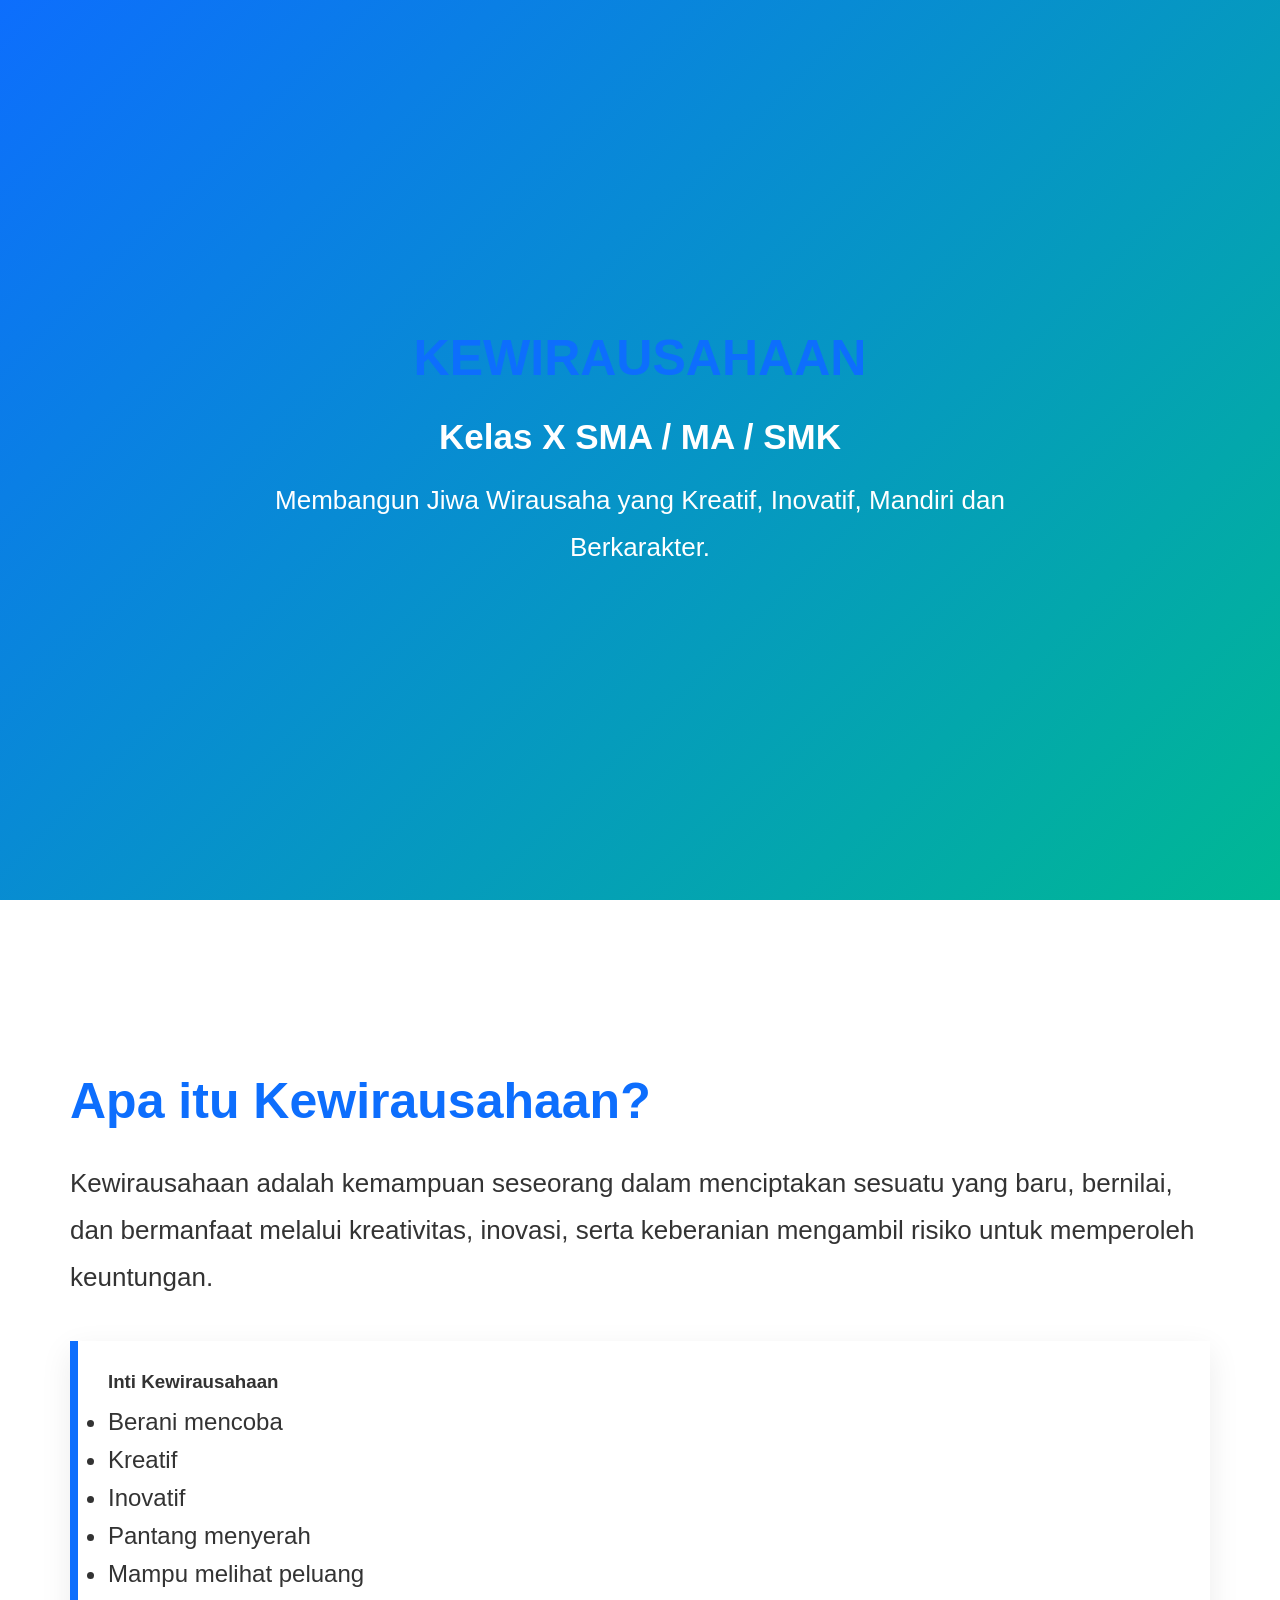
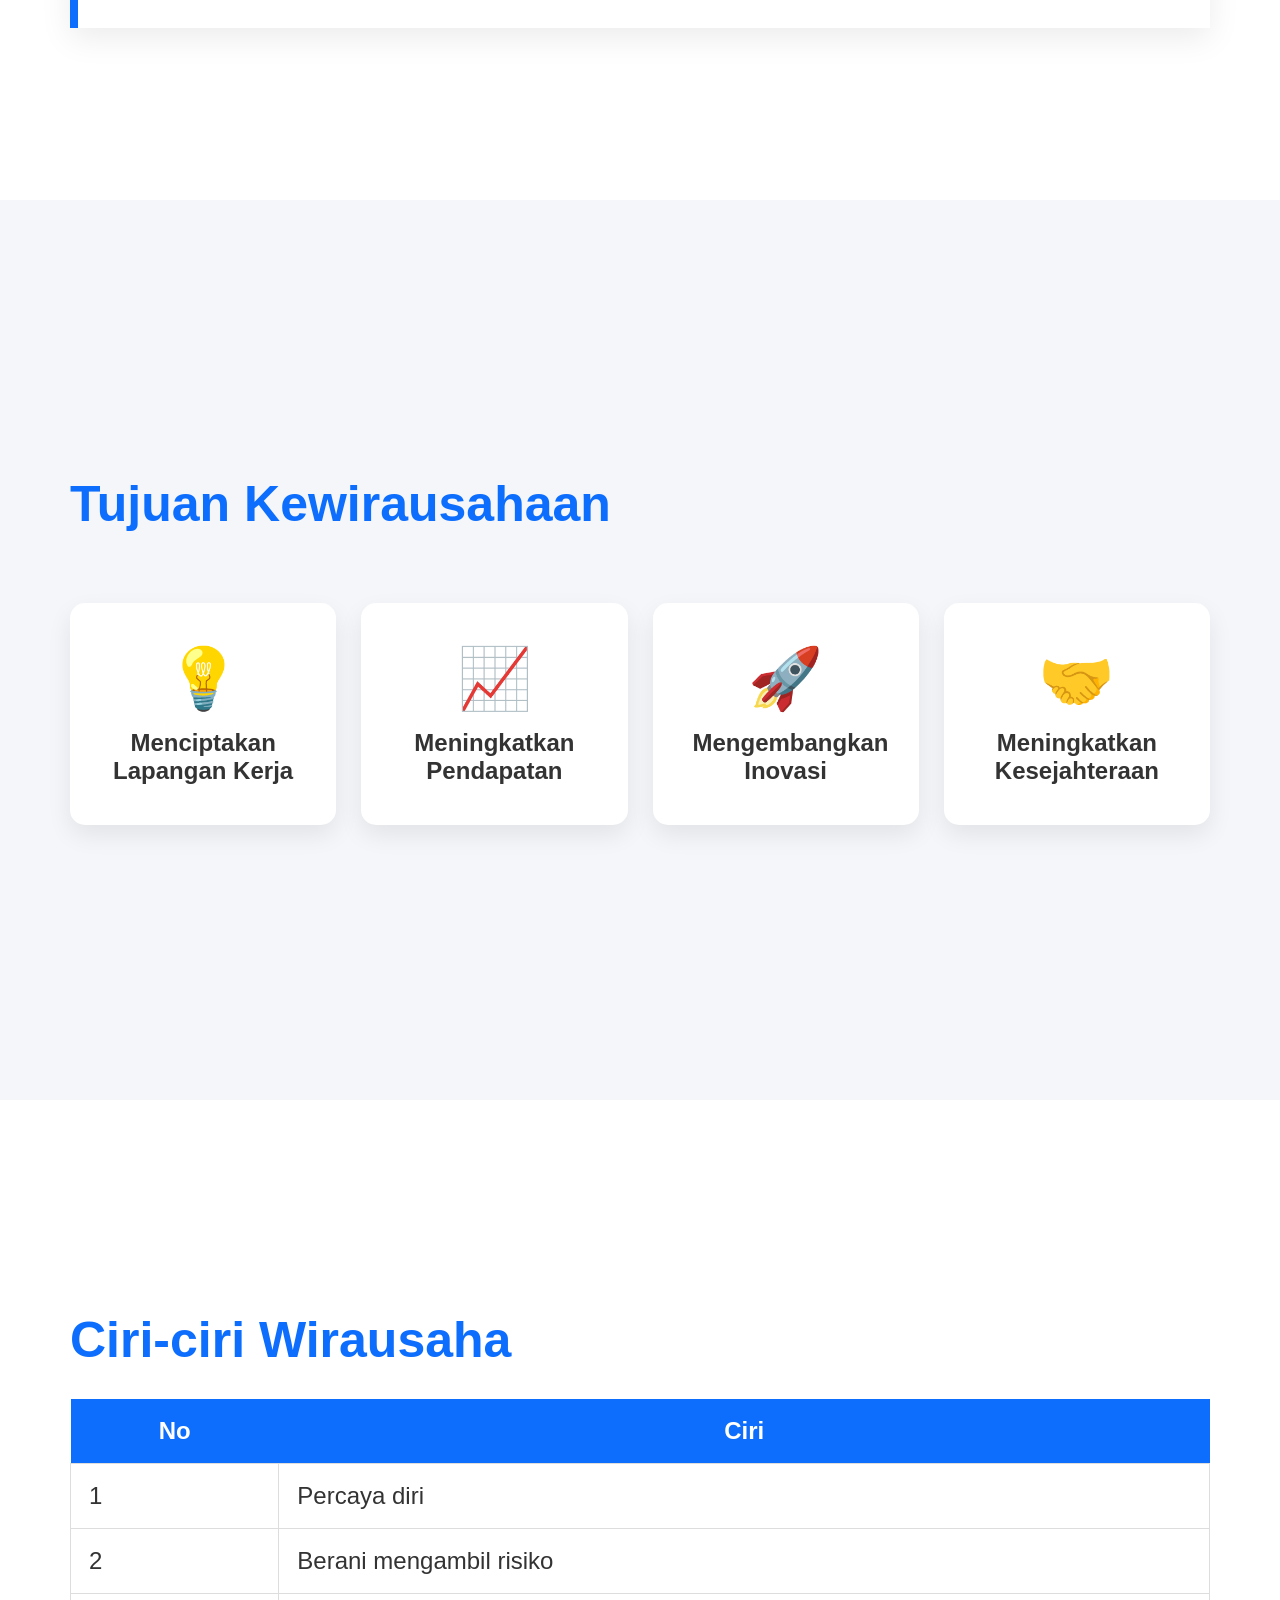
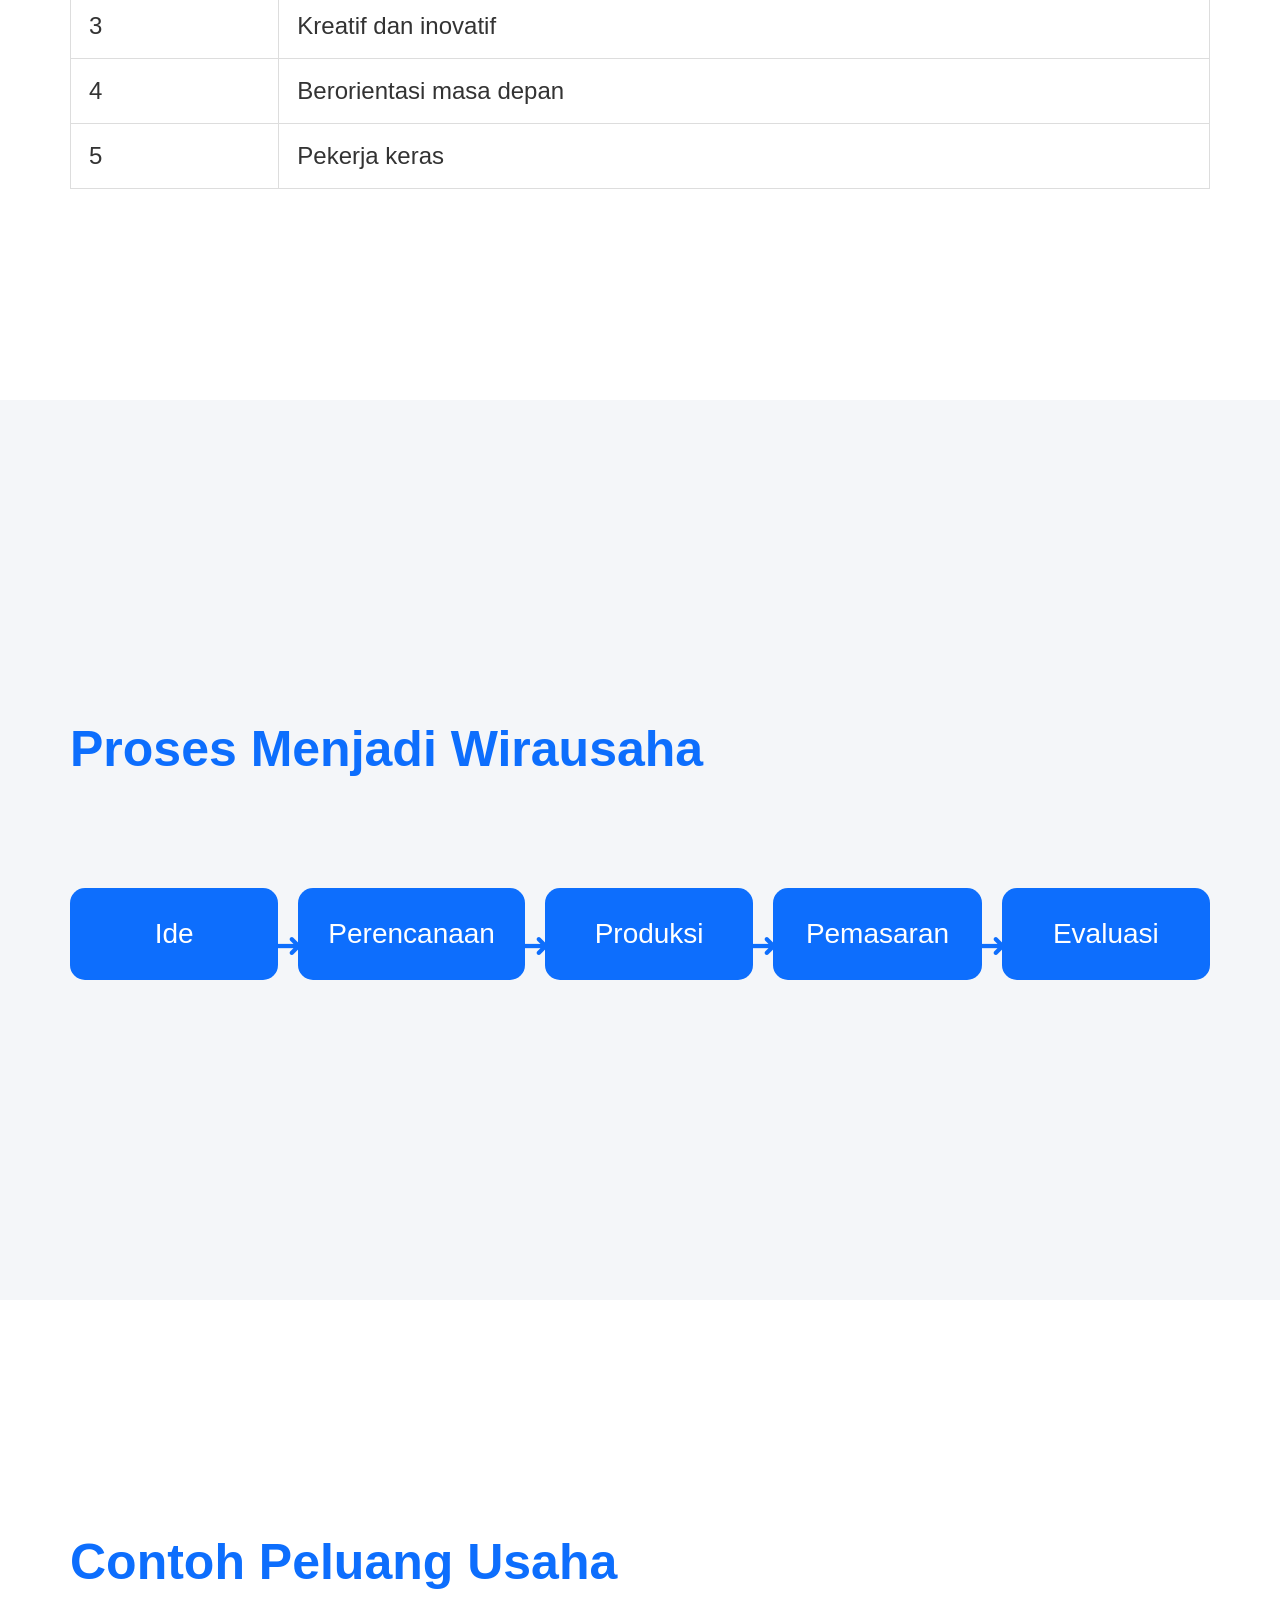
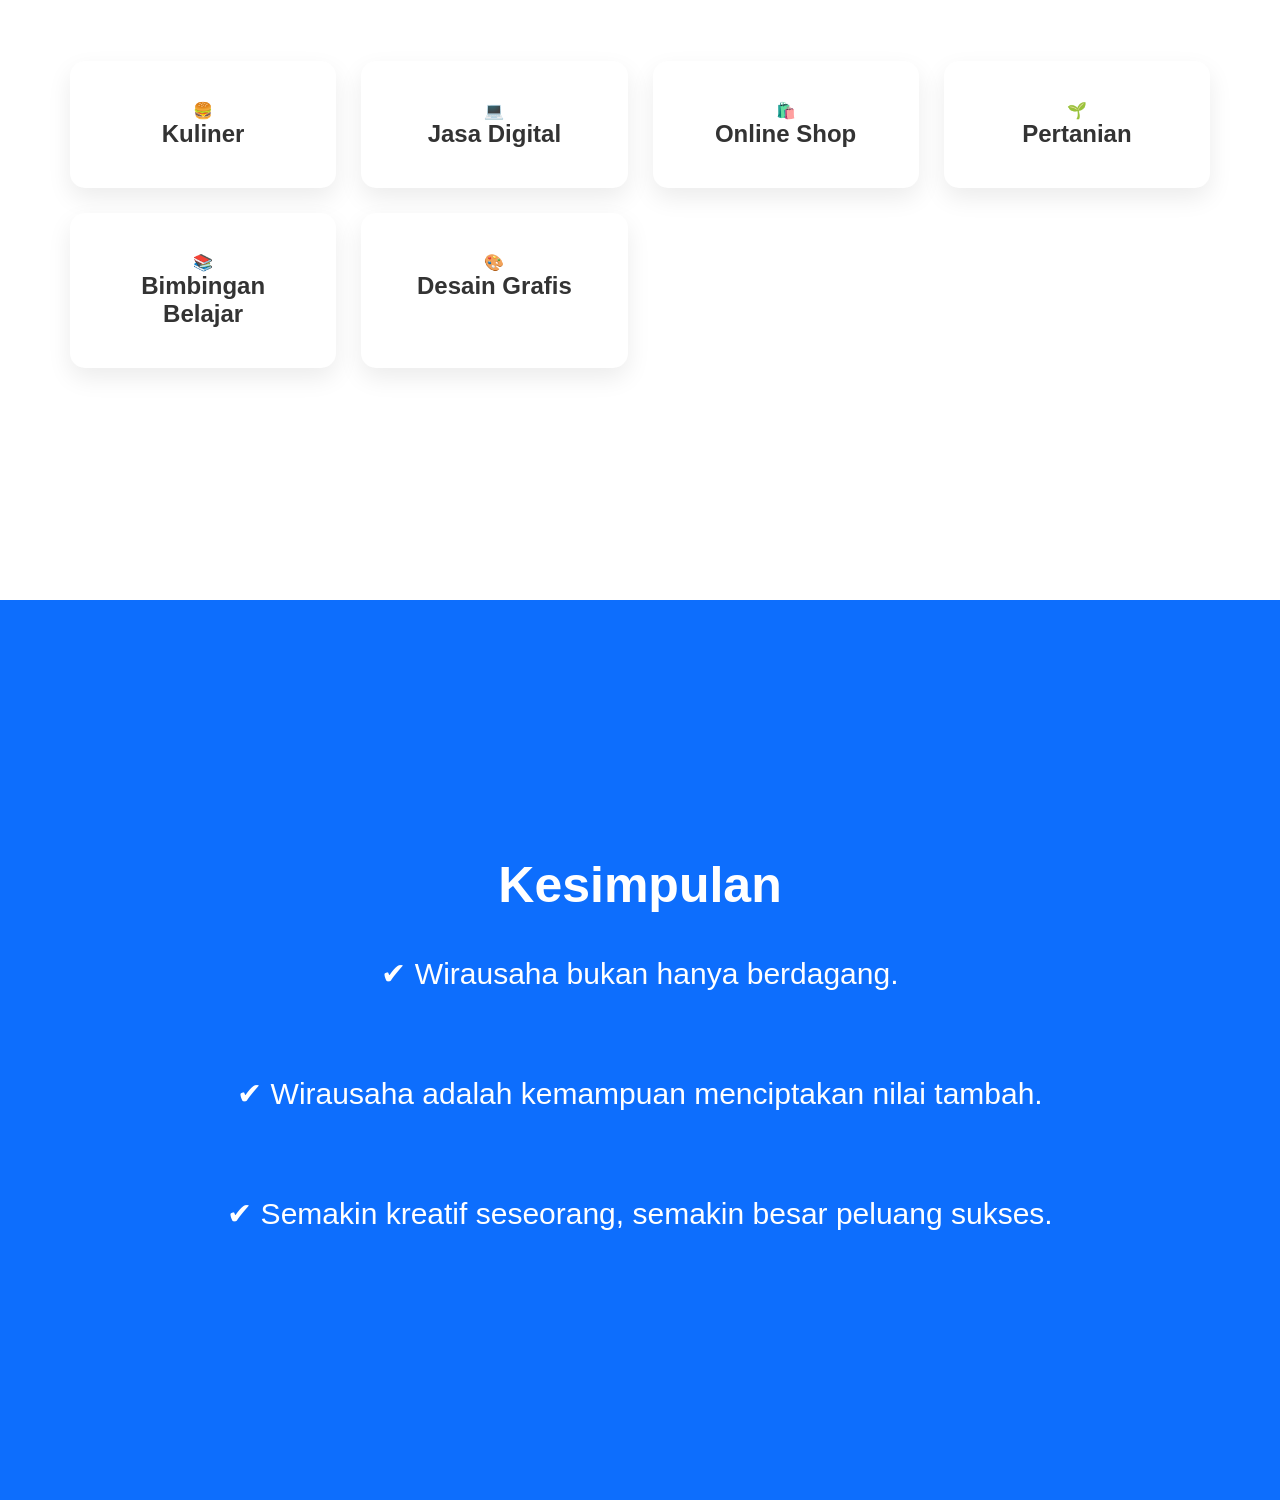
<file: ekonomi/index.html>
<!DOCTYPE html>
<html lang="id">
<head>
<meta charset="UTF-8">
<meta name="viewport" content="width=device-width, initial-scale=1.0">
<title>Materi Kewirausahaan</title>

<link rel="stylesheet" href="style.css">

</head>
<body>

<!-- ===================== -->
<section class="slide cover">

<div class="content">

<h1>KEWIRAUSAHAAN</h1>

<h2>Kelas X SMA / MA / SMK</h2>

<p>
Membangun Jiwa Wirausaha yang Kreatif, Inovatif,
Mandiri dan Berkarakter.
</p>

</div>

</section>


<!-- ===================== -->
<section class="slide">

<h1>Apa itu Kewirausahaan?</h1>

<p>

Kewirausahaan adalah kemampuan seseorang dalam menciptakan sesuatu yang baru,
bernilai, dan bermanfaat melalui kreativitas, inovasi,
serta keberanian mengambil risiko untuk memperoleh keuntungan.

</p>

<div class="box">

<h3>Inti Kewirausahaan</h3>

<ul>

<li>Berani mencoba</li>

<li>Kreatif</li>

<li>Inovatif</li>

<li>Pantang menyerah</li>

<li>Mampu melihat peluang</li>

</ul>

</div>

</section>


<!-- ===================== -->
<section class="slide">

<h1>Tujuan Kewirausahaan</h1>

<div class="cards">

<div class="card">

<h2>💡</h2>

<h3>Menciptakan Lapangan Kerja</h3>

</div>

<div class="card">

<h2>📈</h2>

<h3>Meningkatkan Pendapatan</h3>

</div>

<div class="card">

<h2>🚀</h2>

<h3>Mengembangkan Inovasi</h3>

</div>

<div class="card">

<h2>🤝</h2>

<h3>Meningkatkan Kesejahteraan</h3>

</div>

</div>

</section>


<!-- ===================== -->
<section class="slide">

<h1>Ciri-ciri Wirausaha</h1>

<table>

<tr>

<th>No</th>

<th>Ciri</th>

</tr>

<tr>

<td>1</td>

<td>Percaya diri</td>

</tr>

<tr>

<td>2</td>

<td>Berani mengambil risiko</td>

</tr>

<tr>

<td>3</td>

<td>Kreatif dan inovatif</td>

</tr>

<tr>

<td>4</td>

<td>Berorientasi masa depan</td>

</tr>

<tr>

<td>5</td>

<td>Pekerja keras</td>

</tr>

</table>

</section>


<!-- ===================== -->
<section class="slide">

<h1>Proses Menjadi Wirausaha</h1>

<div class="timeline">

<div>Ide</div>

<div>Perencanaan</div>

<div>Produksi</div>

<div>Pemasaran</div>

<div>Evaluasi</div>

</div>

</section>


<!-- ===================== -->
<section class="slide">

<h1>Contoh Peluang Usaha</h1>

<div class="cards">

<div class="card">
🍔
<h3>Kuliner</h3>
</div>

<div class="card">
💻
<h3>Jasa Digital</h3>
</div>

<div class="card">
🛍️
<h3>Online Shop</h3>
</div>

<div class="card">
🌱
<h3>Pertanian</h3>
</div>

<div class="card">
📚
<h3>Bimbingan Belajar</h3>
</div>

<div class="card">
🎨
<h3>Desain Grafis</h3>
</div>

</div>

</section>


<!-- ===================== -->
<section class="slide conclusion">

<h1>Kesimpulan</h1>

<p>

✔ Wirausaha bukan hanya berdagang.<br><br>

✔ Wirausaha adalah kemampuan menciptakan nilai tambah.<br><br>

✔ Semakin kreatif seseorang, semakin besar peluang sukses.

</p>

</section>

</body>
</html>
</file>
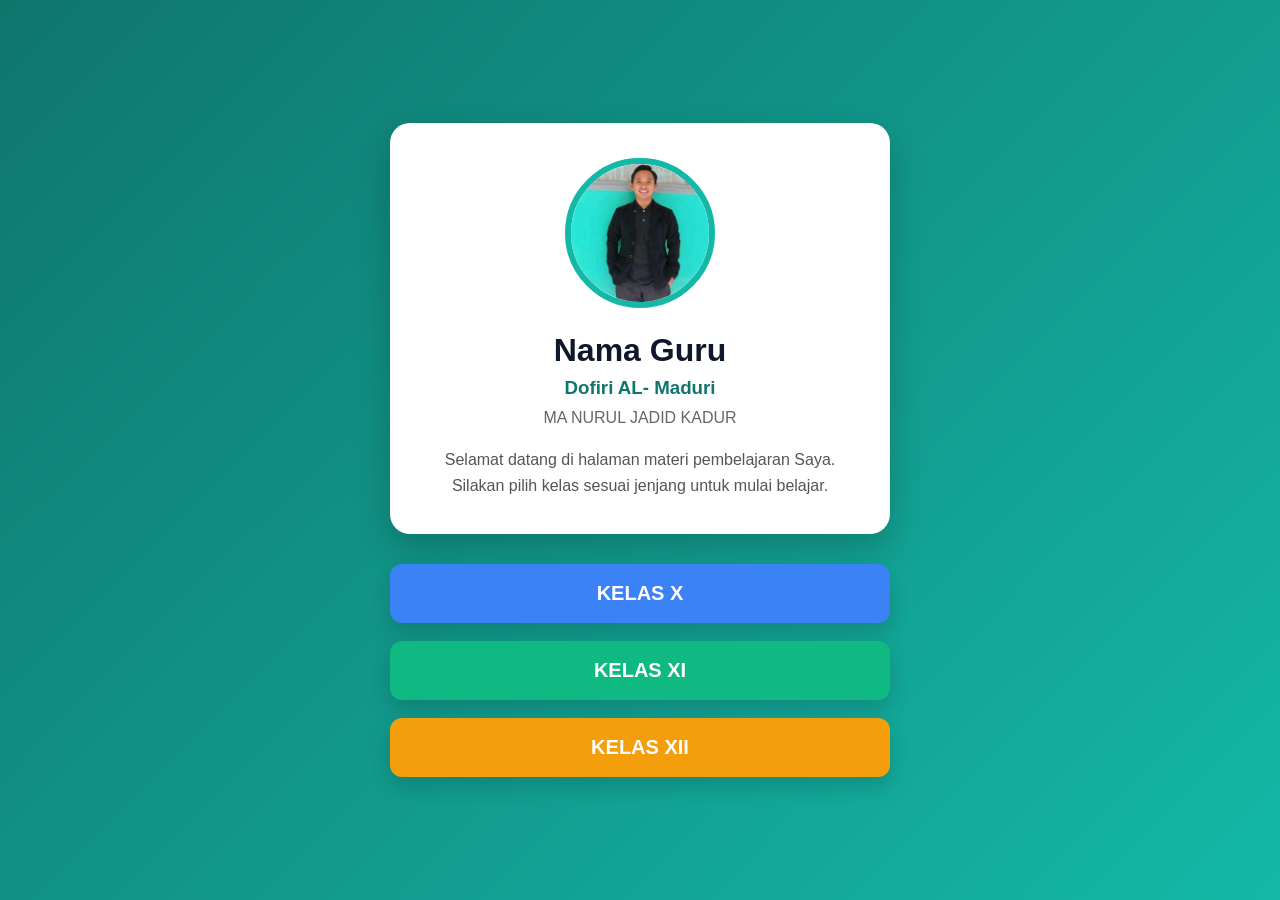
<file: manuja/index.html>
<!DOCTYPE html>
<html lang="id">
<head>
    <meta charset="UTF-8">
    <meta name="viewport" content="width=device-width, initial-scale=1.0">
    <title>Profil Guru</title>
    <link rel="stylesheet" href="style.css">
</head>
<body>

<div class="container">

    <div class="profile-card">

        <img src="guru.jpg" alt="Foto Guru" class="profile-img">

        <h1>Nama Guru</h1>

        <h3>Dofiri AL- Maduri</h3>

        <p class="school">
            MA NURUL JADID KADUR
        </p>

        <p class="desc">
            Selamat datang di halaman materi pembelajaran Saya.
            Silakan pilih kelas sesuai jenjang untuk mulai belajar.
        </p>

    </div>

    <div class="menu-kelas">

        <a href="kelas-x/index.html" class="btn kelas10">
            KELAS X
        </a>

        <a href="kelas-xi/index.html" class="btn kelas11">
            KELAS XI
        </a>

        <a href="kelas-xii/index.html" class="btn kelas12">
            KELAS XII
        </a>

    </div>

</div>

</body>
</html>
</file>
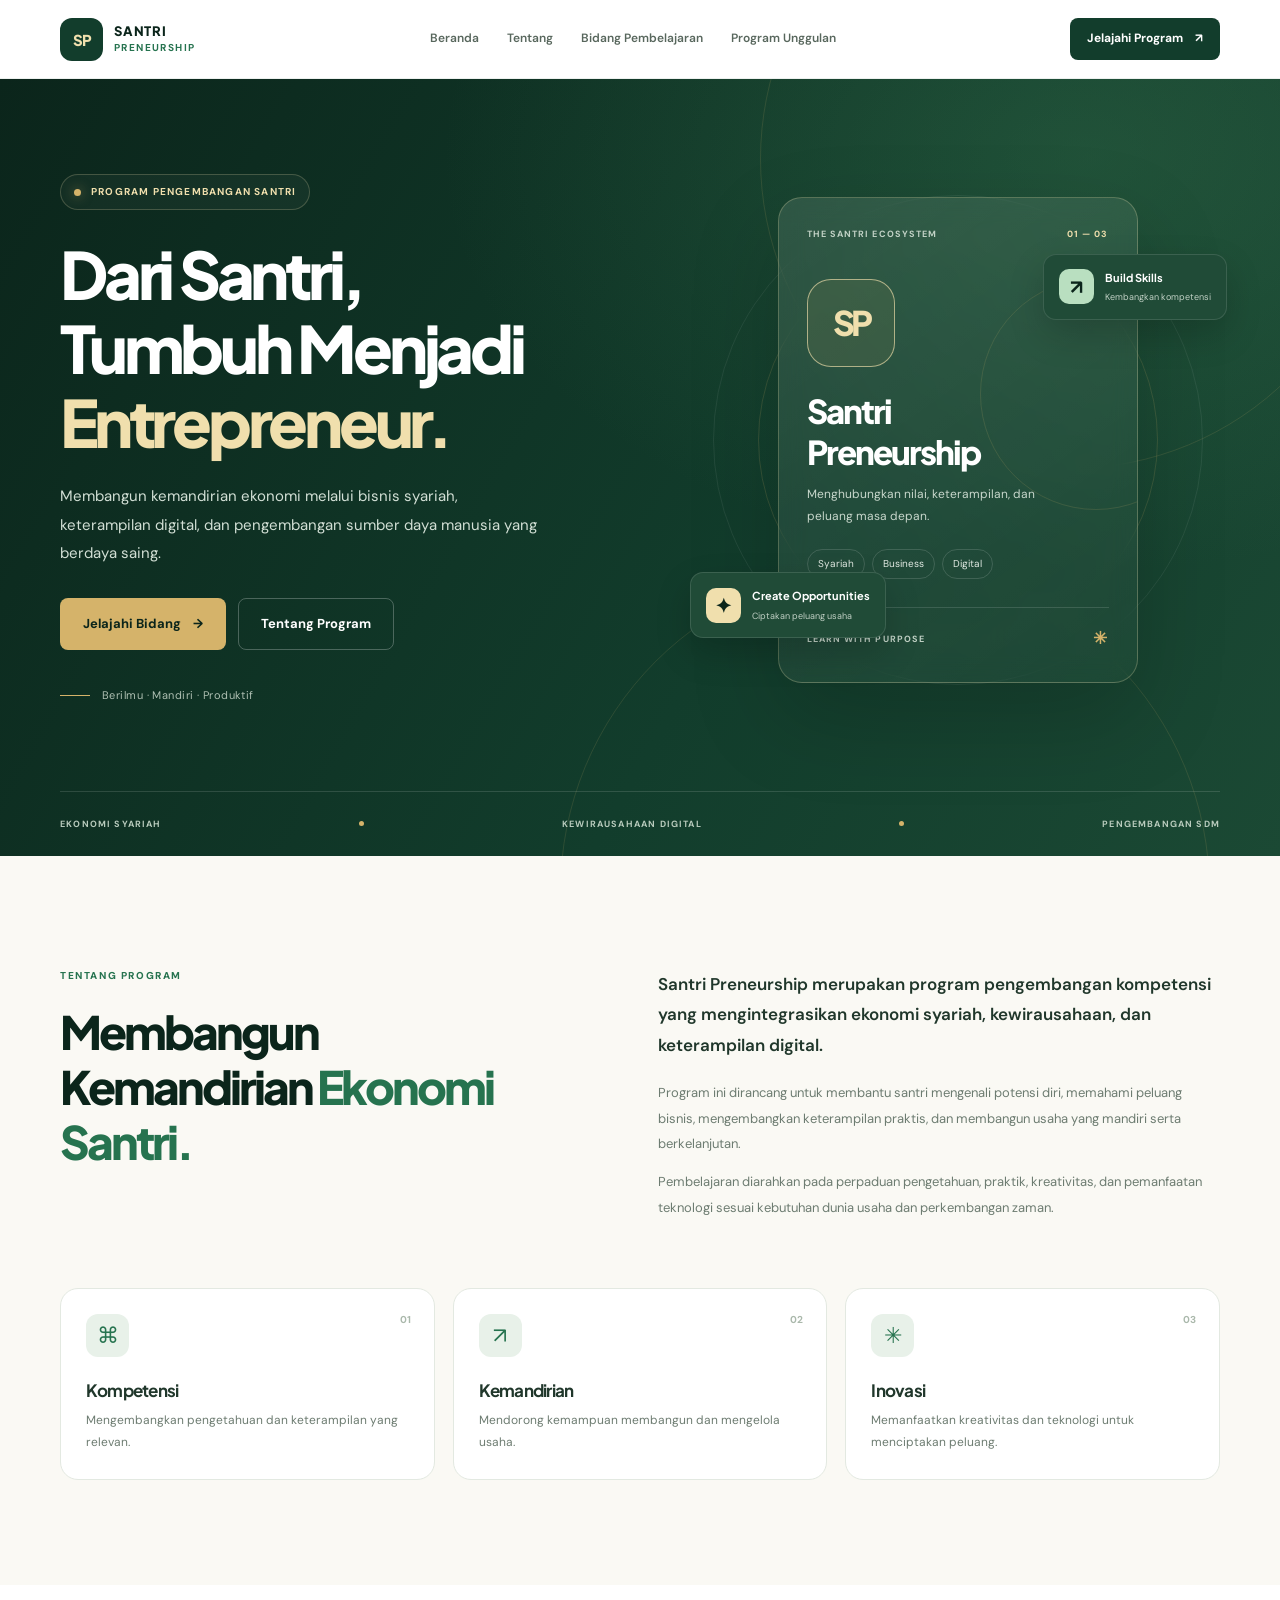
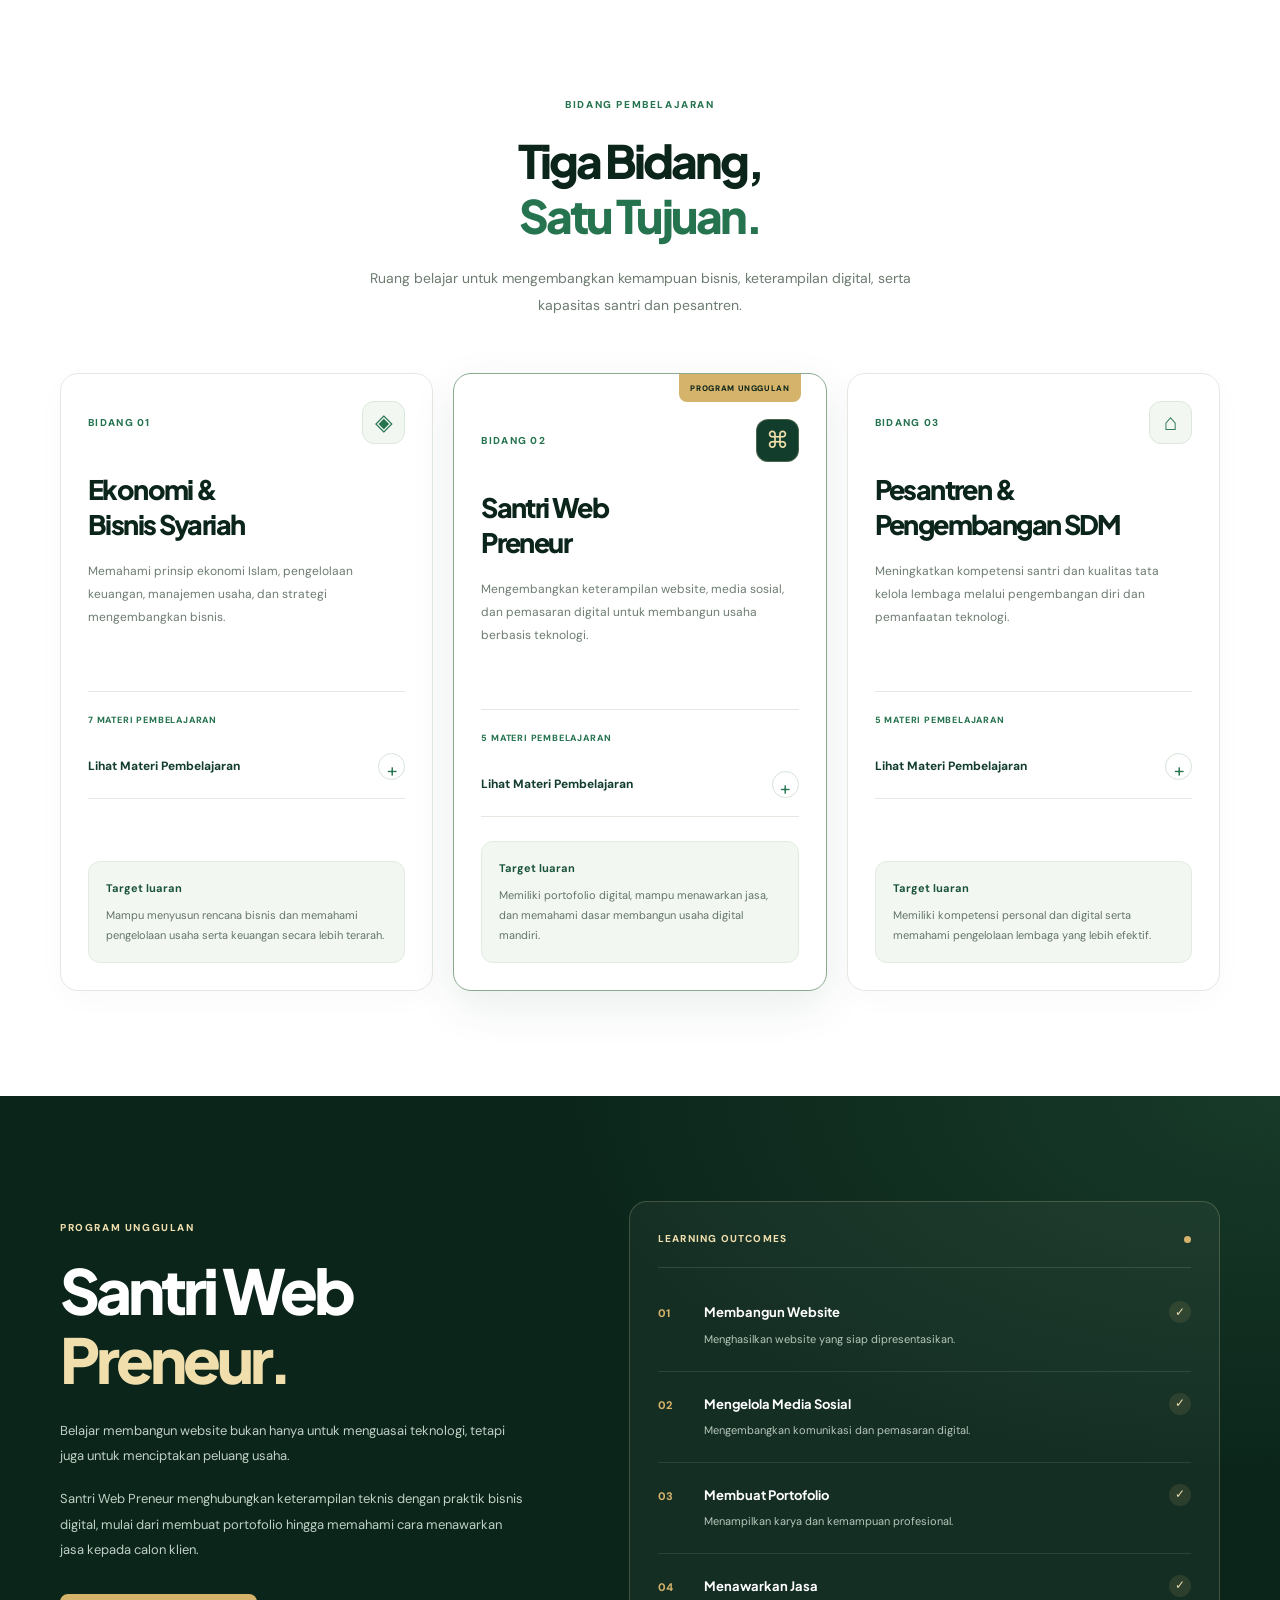
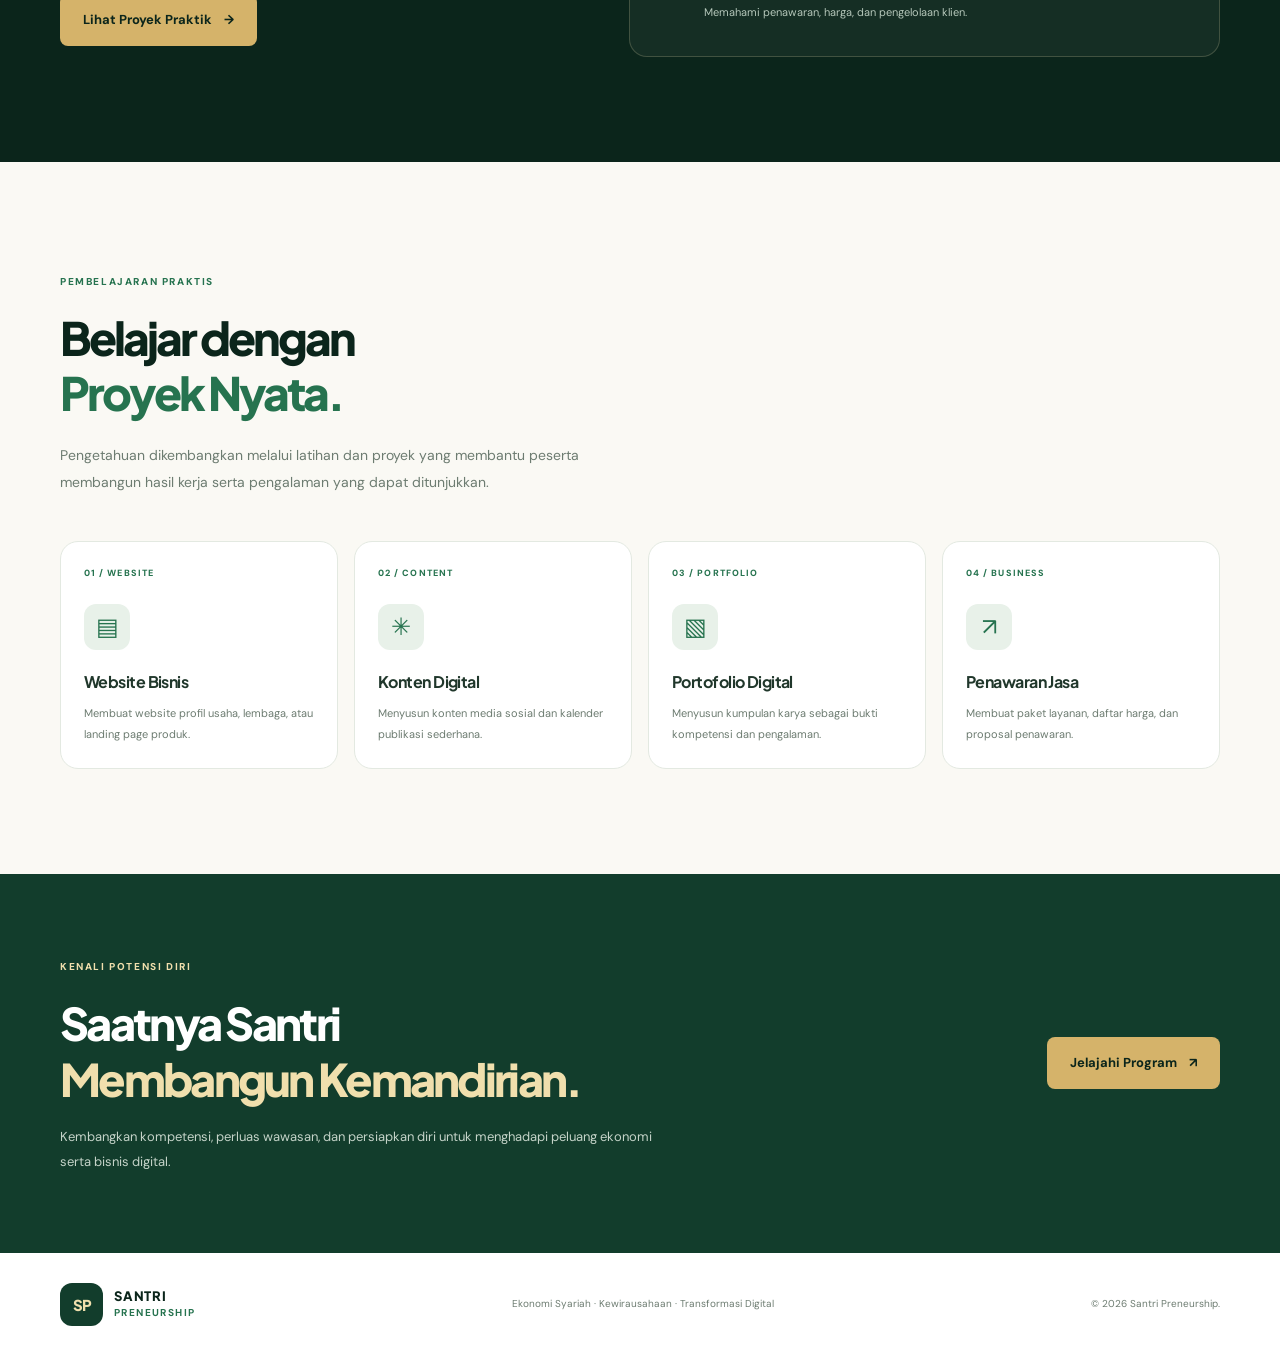
<file: santripreneurship/index.html>
<!DOCTYPE html>
<html lang="id">
<head>
  <meta charset="UTF-8">
  <meta name="viewport" content="width=device-width, initial-scale=1.0">

  <title>Santri Preneurship | Ekonomi, Bisnis & Digital</title>

  <meta name="description" content="Santri Preneurship adalah program pengembangan ekonomi syariah, kewirausahaan digital, serta pengembangan santri dan pesantren.">
  <meta name="theme-color" content="#123d2c">

  <link rel="stylesheet" href="style.css">
  <link rel="preconnect" href="https://fonts.googleapis.com">
  <link rel="preconnect" href="https://fonts.gstatic.com" crossorigin>
  <link href="https://fonts.googleapis.com/css2?family=DM+Sans:wght@400;500;600;700&family=Plus+Jakarta+Sans:wght@400;500;600;700;800&display=swap" rel="stylesheet">
</head>

<body>

  <!-- NAVBAR -->
  <header class="navbar">
    <div class="container nav-inner">

      <a href="#home" class="brand">
        <span class="brand-mark">SP</span>
        <span class="brand-text">
          <strong>SANTRI</strong>
          <small>PRENEURSHIP</small>
        </span>
      </a>

      <nav class="nav-links" aria-label="Navigasi utama">
        <a href="#home">Beranda</a>
        <a href="#tentang">Tentang</a>
        <a href="#bidang">Bidang Pembelajaran</a>
        <a href="#program-unggulan">Program Unggulan</a>
      </nav>

      <a href="#bidang" class="btn btn-small nav-cta">
        Jelajahi Program <span aria-hidden="true">↗</span>
      </a>

    </div>
  </header>


  <main>

    <!-- HERO -->
    <section class="hero" id="home">
      <div class="hero-decoration hero-decoration-one"></div>
      <div class="hero-decoration hero-decoration-two"></div>

      <div class="container hero-grid">

        <div class="hero-content">

          <div class="eyebrow">
            <span class="status-dot"></span>
            PROGRAM PENGEMBANGAN SANTRI
          </div>

          <h1>
            Dari Santri,<br>
            Tumbuh Menjadi<br>
            <span>Entrepreneur.</span>
          </h1>

          <p class="hero-description">
            Membangun kemandirian ekonomi melalui bisnis syariah,
            keterampilan digital, dan pengembangan sumber daya manusia
            yang berdaya saing.
          </p>

          <div class="hero-actions">
            <a href="#bidang" class="btn btn-primary">
              Jelajahi Bidang <span aria-hidden="true">→</span>
            </a>

            <a href="#tentang" class="btn btn-outline">
              Tentang Program
            </a>
          </div>

          <div class="hero-note">
            <span class="note-line"></span>
            <span>Berilmu · Mandiri · Produktif</span>
          </div>

        </div>


        <div class="hero-visual">

          <div class="visual-orbit orbit-one"></div>
          <div class="visual-orbit orbit-two"></div>

          <div class="visual-main">
            <div class="visual-top">
              <span class="visual-label">THE SANTRI ECOSYSTEM</span>
              <span class="visual-number">01 — 03</span>
            </div>

            <div class="visual-emblem">SP</div>

            <h2>Santri<br>Preneurship</h2>

            <p>
              Menghubungkan nilai, keterampilan,
              dan peluang masa depan.
            </p>

            <div class="visual-tags">
              <span>Syariah</span>
              <span>Business</span>
              <span>Digital</span>
            </div>

            <div class="visual-footer">
              <span>LEARN WITH PURPOSE</span>
              <span aria-hidden="true">✳</span>
            </div>
          </div>

          <div class="floating-card floating-card-top">
            <span class="floating-icon">↗</span>
            <div>
              <strong>Build Skills</strong>
              <small>Kembangkan kompetensi</small>
            </div>
          </div>

          <div class="floating-card floating-card-bottom">
            <span class="floating-icon gold-icon">✦</span>
            <div>
              <strong>Create Opportunities</strong>
              <small>Ciptakan peluang usaha</small>
            </div>
          </div>

        </div>

      </div>

      <div class="container hero-bottom">
        <span>EKONOMI SYARIAH</span>
        <span class="bottom-separator"></span>
        <span>KEWIRAUSAHAAN DIGITAL</span>
        <span class="bottom-separator"></span>
        <span>PENGEMBANGAN SDM</span>
      </div>

    </section>


    <!-- TENTANG -->
    <section class="section about-section" id="tentang">
      <div class="container about-grid">

        <div class="section-heading">
          <span class="section-label">TENTANG PROGRAM</span>

          <h2>
            Membangun Kemandirian
            <span>Ekonomi Santri.</span>
          </h2>
        </div>

        <div class="about-content">
          <p class="about-lead">
            Santri Preneurship merupakan program pengembangan
            kompetensi yang mengintegrasikan ekonomi syariah,
            kewirausahaan, dan keterampilan digital.
          </p>

          <p>
            Program ini dirancang untuk membantu santri mengenali
            potensi diri, memahami peluang bisnis, mengembangkan
            keterampilan praktis, dan membangun usaha yang mandiri
            serta berkelanjutan.
          </p>

          <p>
            Pembelajaran diarahkan pada perpaduan pengetahuan,
            praktik, kreativitas, dan pemanfaatan teknologi sesuai
            kebutuhan dunia usaha dan perkembangan zaman.
          </p>
        </div>

      </div>

      <div class="container value-grid">

        <article class="value-card">
          <span class="value-number">01</span>
          <div class="value-icon">⌘</div>
          <h3>Kompetensi</h3>
          <p>Mengembangkan pengetahuan dan keterampilan yang relevan.</p>
        </article>

        <article class="value-card">
          <span class="value-number">02</span>
          <div class="value-icon">↗</div>
          <h3>Kemandirian</h3>
          <p>Mendorong kemampuan membangun dan mengelola usaha.</p>
        </article>

        <article class="value-card">
          <span class="value-number">03</span>
          <div class="value-icon">✳</div>
          <h3>Inovasi</h3>
          <p>Memanfaatkan kreativitas dan teknologi untuk menciptakan peluang.</p>
        </article>

      </div>
    </section>


    <!-- BIDANG PEMBELAJARAN -->
    <section class="section programs-section" id="bidang">

      <div class="container">

        <div class="section-heading centered">
          <span class="section-label">BIDANG PEMBELAJARAN</span>

          <h2>
            Tiga Bidang,<br>
            <span>Satu Tujuan.</span>
          </h2>

          <p class="section-description">
            Ruang belajar untuk mengembangkan kemampuan bisnis,
            keterampilan digital, serta kapasitas santri dan pesantren.
          </p>
        </div>


        <div class="program-grid">

          <!-- BIDANG 01 -->
          <article class="program-card">

            <div class="program-card-top">
              <span class="program-number">BIDANG 01</span>
              <span class="program-icon">◈</span>
            </div>

            <h3>Ekonomi &amp;<br>Bisnis Syariah</h3>

            <p class="program-description">
              Memahami prinsip ekonomi Islam, pengelolaan keuangan,
              manajemen usaha, dan strategi mengembangkan bisnis.
            </p>

            <div class="program-divider"></div>

            <div class="program-meta">
              <span>7 MATERI PEMBELAJARAN</span>
            </div>

            <details class="curriculum">
              <summary>
                <span>Lihat Materi Pembelajaran</span>
                <span class="summary-icon">+</span>
              </summary>

              <div class="curriculum-content">

                <article class="lesson">
                  <h4>01. Ekonomi Syariah</h4>
                  <p>
                    Memahami prinsip ekonomi Islam, akad bisnis,
                    etika transaksi, dan penerapan nilai syariah
                    dalam kegiatan usaha.
                  </p>
                  <small>Prinsip ekonomi Islam · Akad · Etika bisnis</small>
                </article>

                <article class="lesson">
                  <h4>02. Perbankan dan Keuangan Syariah</h4>
                  <p>
                    Mengenal sistem perbankan syariah, produk keuangan,
                    akad pembiayaan, dan pemanfaatannya untuk mendukung usaha.
                  </p>
                  <small>Produk keuangan · Pembiayaan · Akad</small>
                </article>

                <article class="lesson">
                  <h4>03. Entrepreneurship</h4>
                  <p>
                    Mengembangkan pola pikir wirausaha, menemukan peluang,
                    menguji ide, dan menyusun model serta rencana bisnis.
                  </p>
                  <small>Ide bisnis · Model bisnis · Perencanaan usaha</small>
                </article>

                <article class="lesson">
                  <h4>04. Manajemen dan Pengembangan UMKM</h4>
                  <p>
                    Mempelajari pengelolaan operasional, produk,
                    pelayanan pelanggan, dan strategi pertumbuhan UMKM.
                  </p>
                  <small>Operasional · Produk · Pengembangan usaha</small>
                </article>

                <article class="lesson">
                  <h4>05. Marketing dan Strategi Penjualan</h4>
                  <p>
                    Mengenali target pasar, perilaku konsumen,
                    identitas merek, dan strategi meningkatkan penjualan.
                  </p>
                  <small>Riset pasar · Branding · Penjualan</small>
                </article>

                <article class="lesson">
                  <h4>06. Digital Marketing</h4>
                  <p>
                    Menggunakan kanal digital untuk menjangkau pelanggan,
                    memperluas pasar, dan meningkatkan efektivitas pemasaran.
                  </p>
                  <small>SEO · Konten · Media sosial · Iklan digital</small>
                </article>

                <article class="lesson">
                  <h4>07. Literasi dan Manajemen Keuangan</h4>
                  <p>
                    Mengelola modal, anggaran, arus kas, pencatatan
                    transaksi, dan perhitungan keuntungan usaha.
                  </p>
                  <small>Arus kas · Modal · Laba-rugi · Anggaran</small>
                </article>

              </div>
            </details>

            <div class="program-outcome">
              <strong>Target luaran</strong>
              <p>
                Mampu menyusun rencana bisnis dan memahami pengelolaan
                usaha serta keuangan secara lebih terarah.
              </p>
            </div>

          </article>


          <!-- BIDANG 02 -->
          <article class="program-card featured-card">

            <div class="featured-ribbon">PROGRAM UNGGULAN</div>

            <div class="program-card-top">
              <span class="program-number">BIDANG 02</span>
              <span class="program-icon">⌘</span>
            </div>

            <h3>Santri Web<br>Preneur</h3>

            <p class="program-description">
              Mengembangkan keterampilan website, media sosial,
              dan pemasaran digital untuk membangun usaha berbasis teknologi.
            </p>

            <div class="program-divider"></div>

            <div class="program-meta">
              <span>5 MATERI PEMBELAJARAN</span>
            </div>

            <details class="curriculum">
              <summary>
                <span>Lihat Materi Pembelajaran</span>
                <span class="summary-icon">+</span>
              </summary>

              <div class="curriculum-content">

                <article class="lesson">
                  <h4>01. Pengembangan Website</h4>
                  <p>
                    Mempelajari perencanaan, desain, pembuatan,
                    publikasi, dan pengelolaan website untuk bisnis
                    maupun lembaga.
                  </p>
                  <small>WordPress · CMS · Domain · Hosting · Landing page</small>
                </article>

                <article class="lesson">
                  <h4>02. Digital Business dan Media Sosial</h4>
                  <p>
                    Memanfaatkan platform digital untuk membangun
                    identitas bisnis, mengelola akun, mempromosikan
                    produk, dan berkomunikasi dengan pelanggan.
                  </p>
                  <small>Instagram · TikTok · Facebook · WhatsApp Business</small>
                </article>

                <article class="lesson">
                  <h4>03. Digital Marketing</h4>
                  <p>
                    Mempelajari strategi promosi online untuk menjangkau
                    calon pelanggan dan mengembangkan pemasaran jasa digital.
                  </p>
                  <small>SEO dasar · Konten · Pemasaran organik · Konversi</small>
                </article>

                <article class="lesson">
                  <h4>04. Content Creation dan Personal Branding</h4>
                  <p>
                    Membuat konten yang menarik, membangun identitas
                    profesional, dan menampilkan kompetensi melalui
                    media digital.
                  </p>
                  <small>Copywriting · Desain konten · Video · Portofolio</small>
                </article>

                <article class="lesson">
                  <h4>05. Pengembangan Produk dan Jasa Digital</h4>
                  <p>
                    Mengubah keterampilan digital menjadi layanan
                    yang dapat dipasarkan melalui penyusunan paket,
                    harga, penawaran, dan pengelolaan klien.
                  </p>
                  <small>Jasa website · Maintenance · Desain · Produk digital</small>
                </article>

              </div>
            </details>

            <div class="program-outcome">
              <strong>Target luaran</strong>
              <p>
                Memiliki portofolio digital, mampu menawarkan jasa,
                dan memahami dasar membangun usaha digital mandiri.
              </p>
            </div>

          </article>


          <!-- BIDANG 03 -->
          <article class="program-card">

            <div class="program-card-top">
              <span class="program-number">BIDANG 03</span>
              <span class="program-icon">⌂</span>
            </div>

            <h3>Pesantren &amp;<br>Pengembangan SDM</h3>

            <p class="program-description">
              Meningkatkan kompetensi santri dan kualitas tata kelola
              lembaga melalui pengembangan diri dan pemanfaatan teknologi.
            </p>

            <div class="program-divider"></div>

            <div class="program-meta">
              <span>5 MATERI PEMBELAJARAN</span>
            </div>

            <details class="curriculum">
              <summary>
                <span>Lihat Materi Pembelajaran</span>
                <span class="summary-icon">+</span>
              </summary>

              <div class="curriculum-content">

                <article class="lesson">
                  <h4>01. Pendidikan dan Pengembangan Santri</h4>
                  <p>
                    Mengembangkan potensi, kreativitas, kedisiplinan,
                    dan kompetensi santri untuk menghadapi kebutuhan
                    dunia kerja dan dunia usaha.
                  </p>
                  <small>Kompetensi · Budaya belajar · Keterampilan praktis</small>
                </article>

                <article class="lesson">
                  <h4>02. Literasi Digital Pesantren</h4>
                  <p>
                    Meningkatkan kemampuan menggunakan teknologi
                    secara produktif, aman, dan bertanggung jawab.
                  </p>
                  <small>Produktivitas digital · Keamanan · Etika digital</small>
                </article>

                <article class="lesson">
                  <h4>03. Digitalisasi dan Tata Kelola Lembaga</h4>
                  <p>
                    Memanfaatkan sistem digital untuk mendukung
                    administrasi, pengarsipan, publikasi, dan
                    pengelolaan informasi lembaga.
                  </p>
                  <small>Administrasi digital · Website · Arsip · Sistem kerja</small>
                </article>

                <article class="lesson">
                  <h4>04. Pengembangan Sumber Daya Manusia</h4>
                  <p>
                    Meningkatkan kualitas individu melalui komunikasi,
                    kerja sama, manajemen waktu, dan pengembangan kompetensi.
                  </p>
                  <small>Komunikasi · Kolaborasi · Produktivitas</small>
                </article>

                <article class="lesson">
                  <h4>05. Kepemimpinan dan Kemandirian Santri</h4>
                  <p>
                    Mengembangkan kemampuan mengambil keputusan,
                    memimpin tim, menyelesaikan masalah, dan
                    menjalankan tanggung jawab.
                  </p>
                  <small>Kepemimpinan · Disiplin · Pemecahan masalah</small>
                </article>

              </div>
            </details>

            <div class="program-outcome">
              <strong>Target luaran</strong>
              <p>
                Memiliki kompetensi personal dan digital serta
                memahami pengelolaan lembaga yang lebih efektif.
              </p>
            </div>

          </article>

        </div>

      </div>
    </section>


    <!-- PROGRAM UNGGULAN -->
    <section class="section flagship-section" id="program-unggulan">
      <div class="container flagship-grid">

        <div class="flagship-content">

          <span class="section-label light-label">
            PROGRAM UNGGULAN
          </span>

          <h2>
            Santri Web<br>
            <span>Preneur.</span>
          </h2>

          <p>
            Belajar membangun website bukan hanya untuk menguasai
            teknologi, tetapi juga untuk menciptakan peluang usaha.
          </p>

          <p>
            Santri Web Preneur menghubungkan keterampilan teknis
            dengan praktik bisnis digital, mulai dari membuat
            portofolio hingga memahami cara menawarkan jasa
            kepada calon klien.
          </p>

          <a href="#praktik" class="btn btn-gold">
            Lihat Proyek Praktik <span aria-hidden="true">→</span>
          </a>

        </div>

        <div class="flagship-panel">

          <div class="panel-heading">
            <span>LEARNING OUTCOMES</span>
            <span class="panel-dot"></span>
          </div>

          <div class="outcome-item">
            <span class="outcome-index">01</span>
            <div>
              <strong>Membangun Website</strong>
              <p>Menghasilkan website yang siap dipresentasikan.</p>
            </div>
            <span class="outcome-check">✓</span>
          </div>

          <div class="outcome-item">
            <span class="outcome-index">02</span>
            <div>
              <strong>Mengelola Media Sosial</strong>
              <p>Mengembangkan komunikasi dan pemasaran digital.</p>
            </div>
            <span class="outcome-check">✓</span>
          </div>

          <div class="outcome-item">
            <span class="outcome-index">03</span>
            <div>
              <strong>Membuat Portofolio</strong>
              <p>Menampilkan karya dan kemampuan profesional.</p>
            </div>
            <span class="outcome-check">✓</span>
          </div>

          <div class="outcome-item">
            <span class="outcome-index">04</span>
            <div>
              <strong>Menawarkan Jasa</strong>
              <p>Memahami penawaran, harga, dan pengelolaan klien.</p>
            </div>
            <span class="outcome-check">✓</span>
          </div>

        </div>

      </div>
    </section>


    <!-- PROYEK PRAKTIK -->
    <section class="section practice-section" id="praktik">

      <div class="container">

        <div class="section-heading">
          <span class="section-label">PEMBELAJARAN PRAKTIS</span>

          <h2>
            Belajar dengan<br>
            <span>Proyek Nyata.</span>
          </h2>

          <p class="section-description">
            Pengetahuan dikembangkan melalui latihan dan proyek
            yang membantu peserta membangun hasil kerja serta
            pengalaman yang dapat ditunjukkan.
          </p>
        </div>

        <div class="practice-grid">

          <article class="practice-card">
            <span class="practice-index">01 / WEBSITE</span>
            <div class="practice-icon">▤</div>
            <h3>Website Bisnis</h3>
            <p>Membuat website profil usaha, lembaga, atau landing page produk.</p>
          </article>

          <article class="practice-card">
            <span class="practice-index">02 / CONTENT</span>
            <div class="practice-icon">✳</div>
            <h3>Konten Digital</h3>
            <p>Menyusun konten media sosial dan kalender publikasi sederhana.</p>
          </article>

          <article class="practice-card">
            <span class="practice-index">03 / PORTFOLIO</span>
            <div class="practice-icon">▧</div>
            <h3>Portofolio Digital</h3>
            <p>Menyusun kumpulan karya sebagai bukti kompetensi dan pengalaman.</p>
          </article>

          <article class="practice-card">
            <span class="practice-index">04 / BUSINESS</span>
            <div class="practice-icon">↗</div>
            <h3>Penawaran Jasa</h3>
            <p>Membuat paket layanan, daftar harga, dan proposal penawaran.</p>
          </article>

        </div>

      </div>
    </section>


    <!-- CTA -->
    <section class="cta-section">
      <div class="container cta-inner">

        <div>
          <span class="section-label light-label">
            KENALI POTENSI DIRI
          </span>

          <h2>
            Saatnya Santri<br>
            <span>Membangun Kemandirian.</span>
          </h2>

          <p>
            Kembangkan kompetensi, perluas wawasan, dan persiapkan
            diri untuk menghadapi peluang ekonomi serta bisnis digital.
          </p>
        </div>

        <a href="#bidang" class="btn btn-gold">
          Jelajahi Program <span aria-hidden="true">↗</span>
        </a>

      </div>
    </section>

  </main>


  <!-- FOOTER -->
  <footer class="footer">
    <div class="container footer-inner">

      <a href="#home" class="brand footer-brand">
        <span class="brand-mark">SP</span>
        <span class="brand-text">
          <strong>SANTRI</strong>
          <small>PRENEURSHIP</small>
        </span>
      </a>

      <p>
        Ekonomi Syariah · Kewirausahaan · Transformasi Digital
      </p>

      <span class="copyright">
        © <span id="year">2026</span> Santri Preneurship.
      </span>

    </div>
  </footer>

  <script>
    document.getElementById("year").textContent =
      new Date().getFullYear();
  </script>

</body>
</html>
</file>
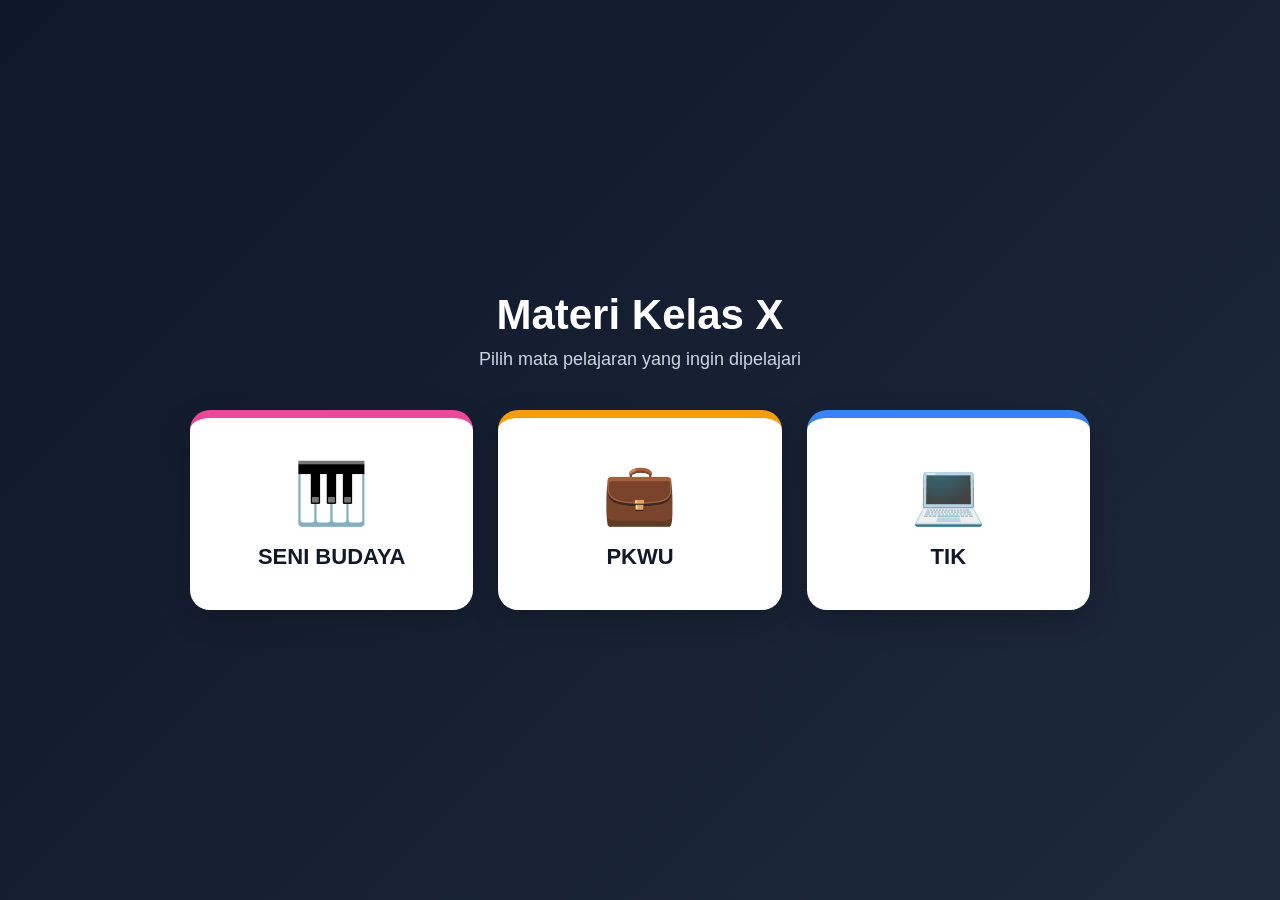
<file: manuja/kelas-x/index.html>
<!DOCTYPE html>
<html lang="id">
<head>
    <meta charset="UTF-8">
    <meta name="viewport" content="width=device-width, initial-scale=1.0">
    <title>Manuja - Kelas X</title>
    <link rel="stylesheet" href="style.css">
</head>
<body>

<div class="container">

    <h1>Materi Kelas X</h1>
    <p>Pilih mata pelajaran yang ingin dipelajari</p>

    <div class="menu">

        <a href="../seni-budaya/" class="btn seni">
            🎹
            <span>SENI BUDAYA</span>
        </a>

        <a href="../pkwu/" class="btn pkwu">
            💼
            <span>PKWU</span>
        </a>

        <a href="../tik/" class="btn tik">
            💻
            <span>TIK</span>
        </a>

    </div>

</div>

</body>
</html>
</file>
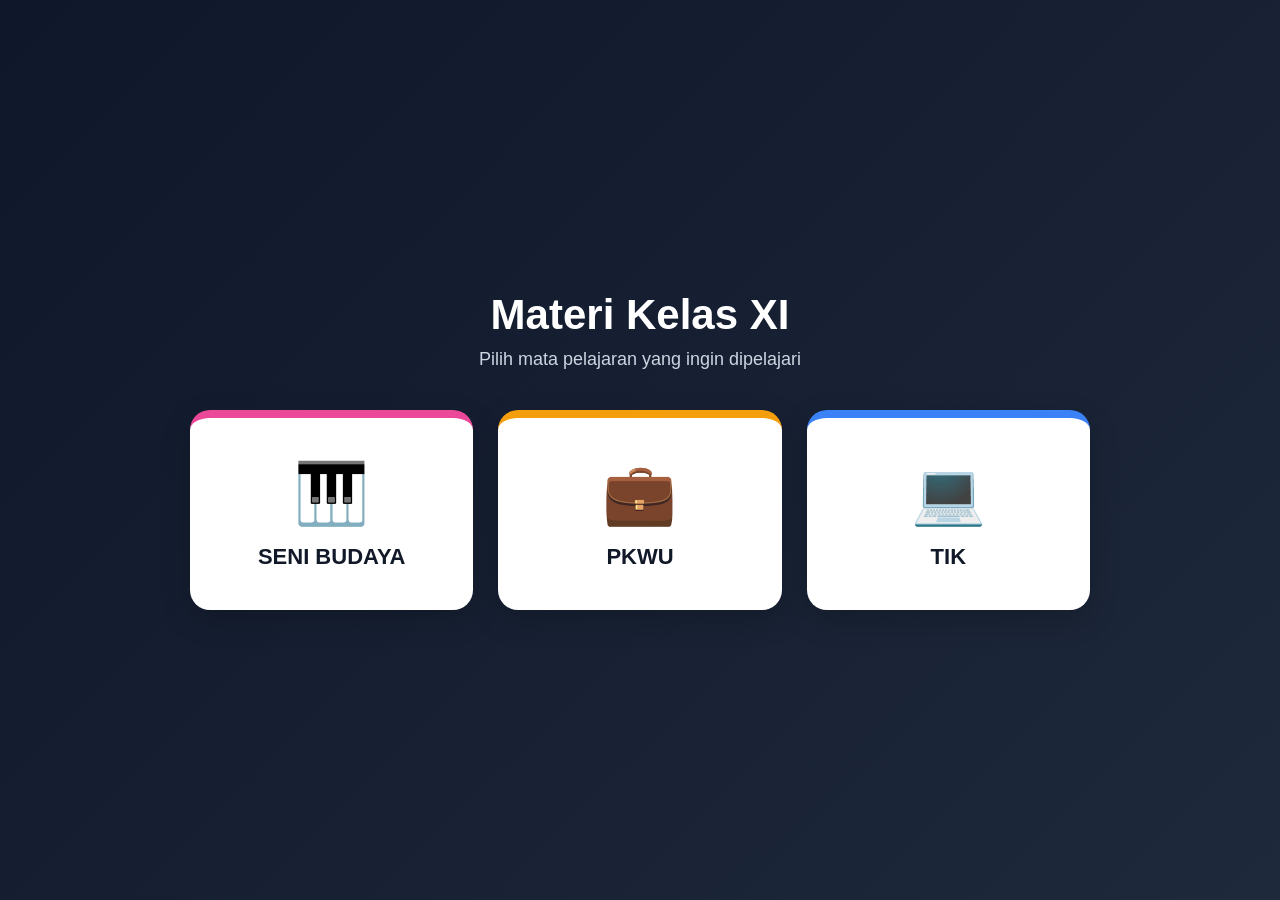
<file: manuja/kelas-xi/index.html>
<!DOCTYPE html>
<html lang="id">
<head>
    <meta charset="UTF-8">
    <meta name="viewport" content="width=device-width, initial-scale=1.0">
    <title>Manuja - Kelas XI</title>
    <link rel="stylesheet" href="style.css">
</head>
<body>

<div class="container">

    <h1>Materi Kelas XI</h1>
    <p>Pilih mata pelajaran yang ingin dipelajari</p>

    <div class="menu">

        <a href="../seni-budaya/" class="btn seni">
            🎹
            <span>SENI BUDAYA</span>
        </a>

        <a href="../pkwu/" class="btn pkwu">
            💼
            <span>PKWU</span>
        </a>

        <a href="../tik/" class="btn tik">
            💻
            <span>TIK</span>
        </a>

    </div>

</div>

</body>
</html>
</file>
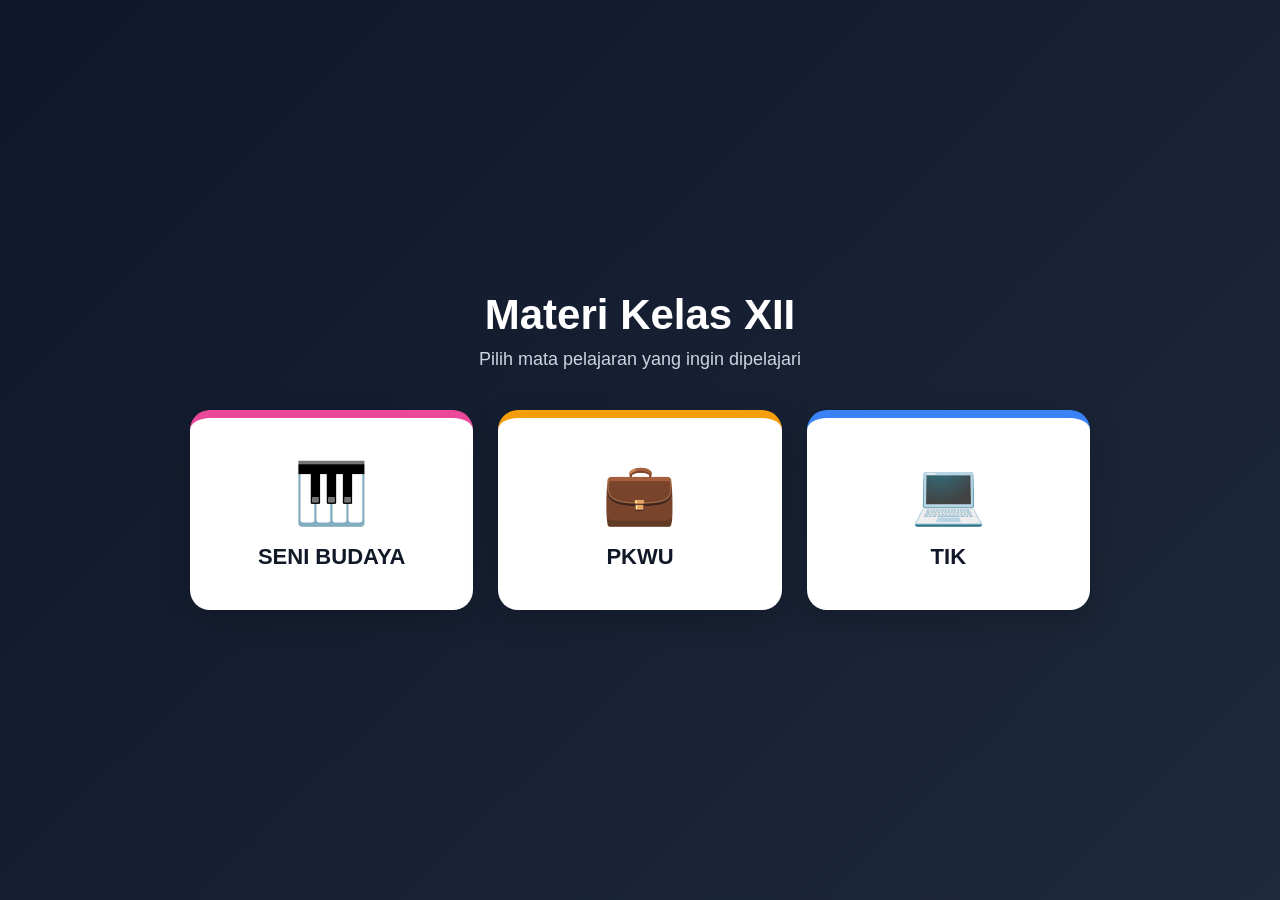
<file: manuja/kelas-xii/index.html>
<!DOCTYPE html>
<html lang="id">
<head>
    <meta charset="UTF-8">
    <meta name="viewport" content="width=device-width, initial-scale=1.0">
    <title>Manuja - Kelas XII</title>
    <link rel="stylesheet" href="style.css">
</head>
<body>

<div class="container">

    <h1>Materi Kelas XII</h1>
    <p>Pilih mata pelajaran yang ingin dipelajari</p>

    <div class="menu">

        <a href="../seni-budaya/" class="btn seni">
            🎹
            <span>SENI BUDAYA</span>
        </a>

        <a href="../kelas-xii/pkwu/" class="btn pkwu">
            💼
            <span>PKWU</span>
        </a>

        <a href="../tik/" class="btn tik">
            💻
            <span>TIK</span>
        </a>

    </div>

</div>

</body>
</html>
</file>
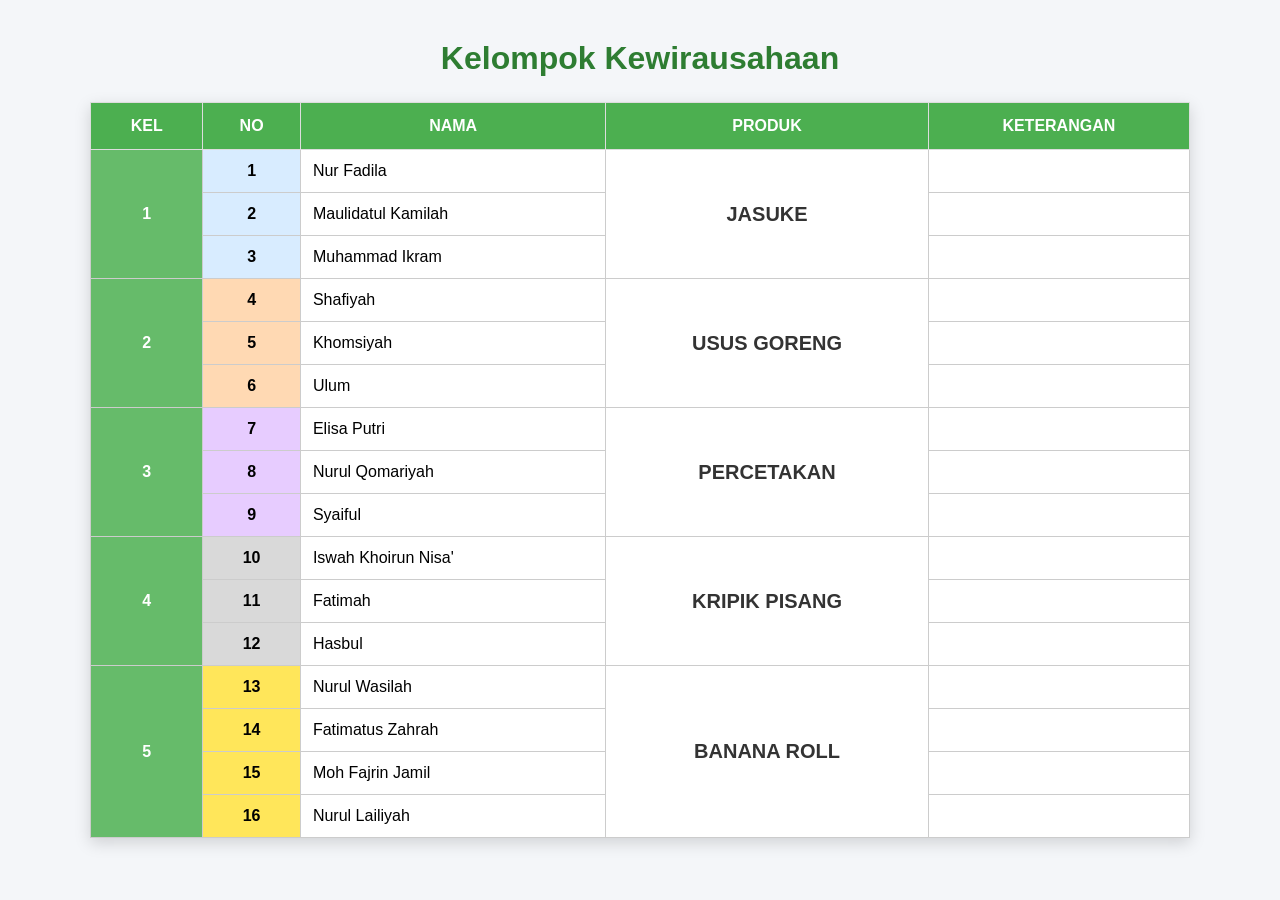
<file: manuja/kelas-xii/pkwu/index.html>
<!DOCTYPE html>
<html lang="id">
<head>
    <meta charset="UTF-8">
    <meta name="viewport" content="width=device-width, initial-scale=1.0">
    <title>Kelompok Kewirausahaan</title>
    <link rel="stylesheet" href="style.css">
</head>
<body>

<div class="container">
    <h1>Kelompok Kewirausahaan</h1>

    <table>
        <thead>
            <tr>
                <th>KEL</th>
                <th>NO</th>
                <th>NAMA</th>
                <th>PRODUK</th>
                <th>KETERANGAN</th>
            </tr>
        </thead>

        <tbody>

            <!-- Kelompok 1 -->
            <tr>
                <td rowspan="3" class="kel">1</td>
                <td class="warna1">1</td>
                <td>Nur Fadila</td>
                <td rowspan="3" class="produk">JASUKE</td>
                <td></td>
            </tr>
            <tr>
                <td class="warna1">2</td>
                <td>Maulidatul Kamilah</td>
                <td></td>
            </tr>
            <tr>
                <td class="warna1">3</td>
                <td>Muhammad Ikram</td>
                <td></td>
            </tr>

            <!-- Kelompok 2 -->
            <tr>
                <td rowspan="3" class="kel">2</td>
                <td class="warna2">4</td>
                <td>Shafiyah</td>
                <td rowspan="3" class="produk">USUS GORENG</td>
                <td></td>
            </tr>
            <tr>
                <td class="warna2">5</td>
                <td>Khomsiyah</td>
                <td></td>
            </tr>
            <tr>
                <td class="warna2">6</td>
                <td>Ulum</td>
                <td></td>
            </tr>

            <!-- Kelompok 3 -->
            <tr>
                <td rowspan="3" class="kel">3</td>
                <td class="warna3">7</td>
                <td>Elisa Putri</td>
                <td rowspan="3" class="produk">PERCETAKAN</td>
                <td></td>
            </tr>
            <tr>
                <td class="warna3">8</td>
                <td>Nurul Qomariyah</td>
                <td></td>
            </tr>
            <tr>
                <td class="warna3">9</td>
                <td>Syaiful</td>
                <td></td>
            </tr>

            <!-- Kelompok 4 -->
            <tr>
                <td rowspan="3" class="kel">4</td>
                <td class="warna4">10</td>
                <td>Iswah Khoirun Nisa'</td>
                <td rowspan="3" class="produk">KRIPIK PISANG</td>
                <td></td>
            </tr>
            <tr>
                <td class="warna4">11</td>
                <td>Fatimah</td>
                <td></td>
            </tr>
            <tr>
                <td class="warna4">12</td>
                <td>Hasbul</td>
                <td></td>
            </tr>

            <!-- Kelompok 5 -->
            <tr>
                <td rowspan="4" class="kel">5</td>
                <td class="warna5">13</td>
                <td>Nurul Wasilah</td>
                <td rowspan="4" class="produk">BANANA ROLL</td>
                <td></td>
            </tr>
            <tr>
                <td class="warna5">14</td>
                <td>Fatimatus Zahrah</td>
                <td></td>
            </tr>
            <tr>
                <td class="warna5">15</td>
                <td>Moh Fajrin Jamil</td>
                <td></td>
            </tr>
            <tr>
                <td class="warna5">16</td>
                <td>Nurul Lailiyah</td>
                <td></td>
            </tr>

        </tbody>
    </table>
</div>

</body>
</html>
</file>
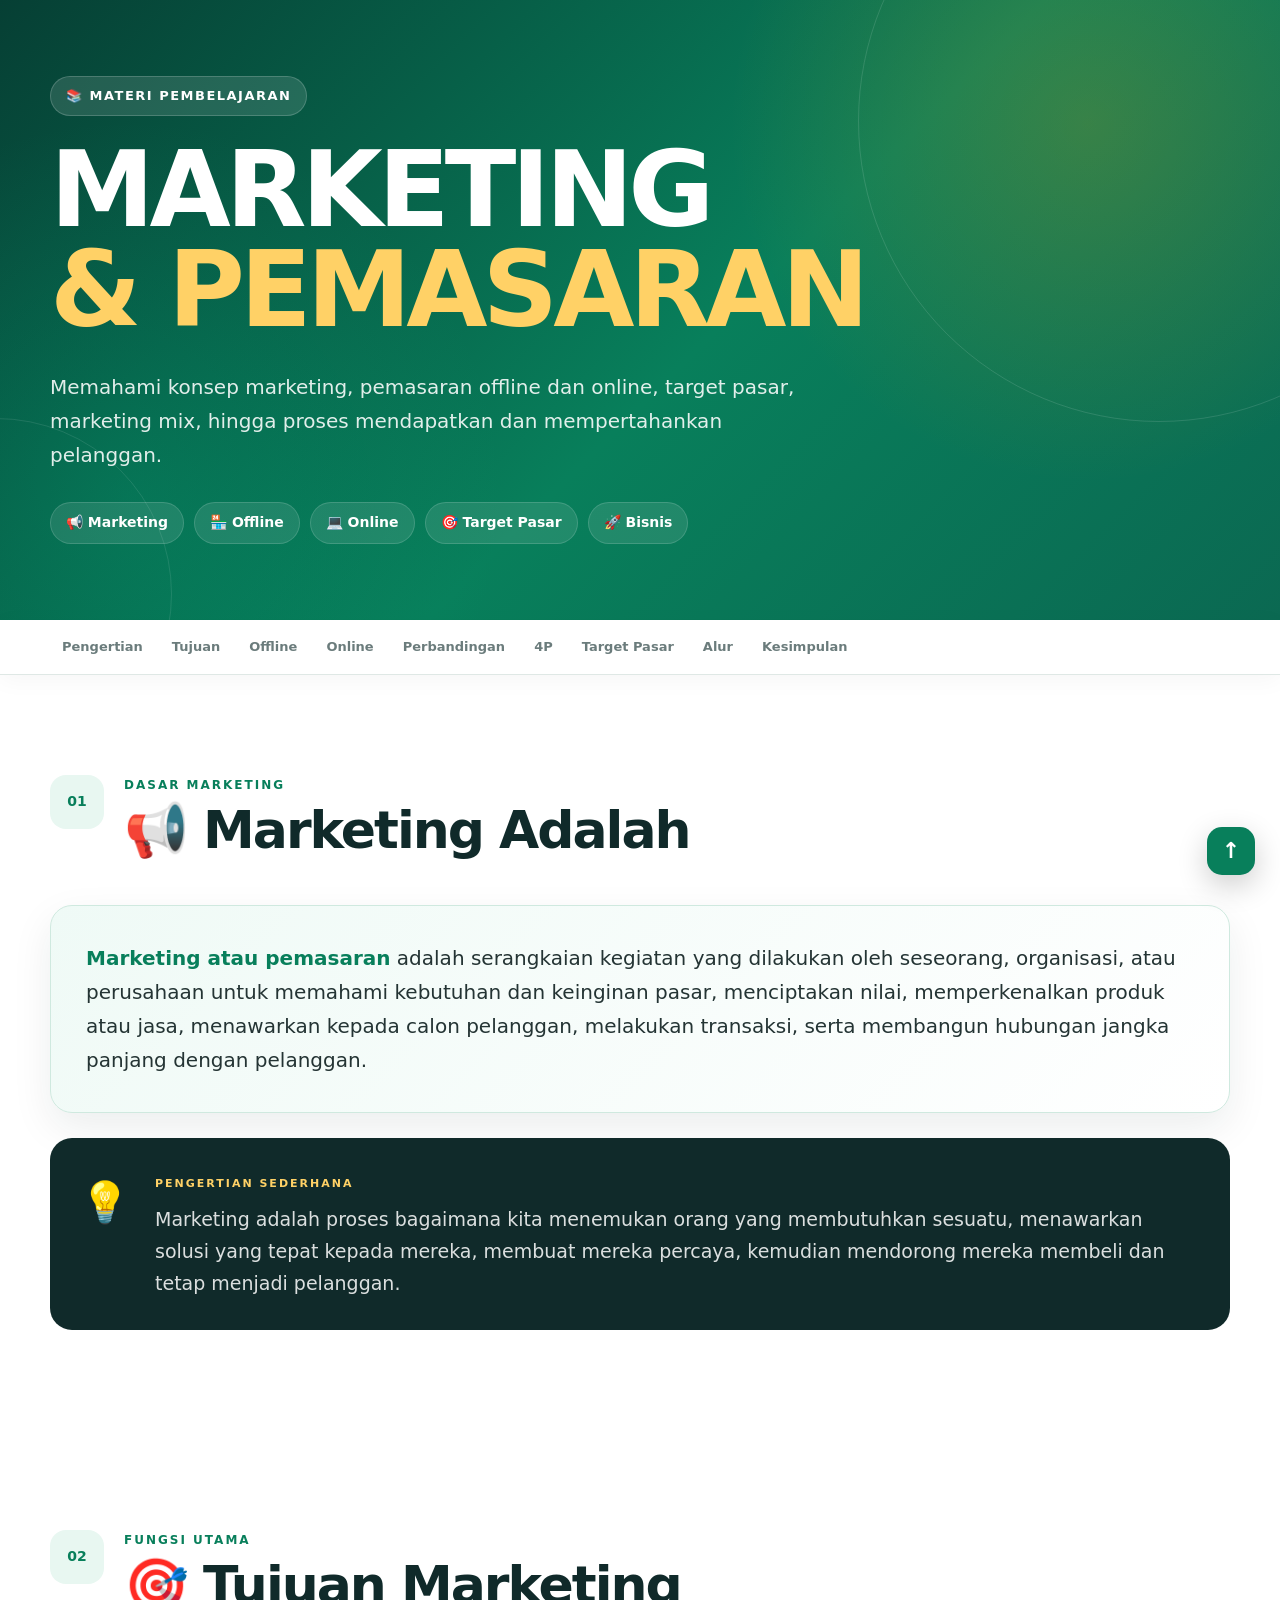
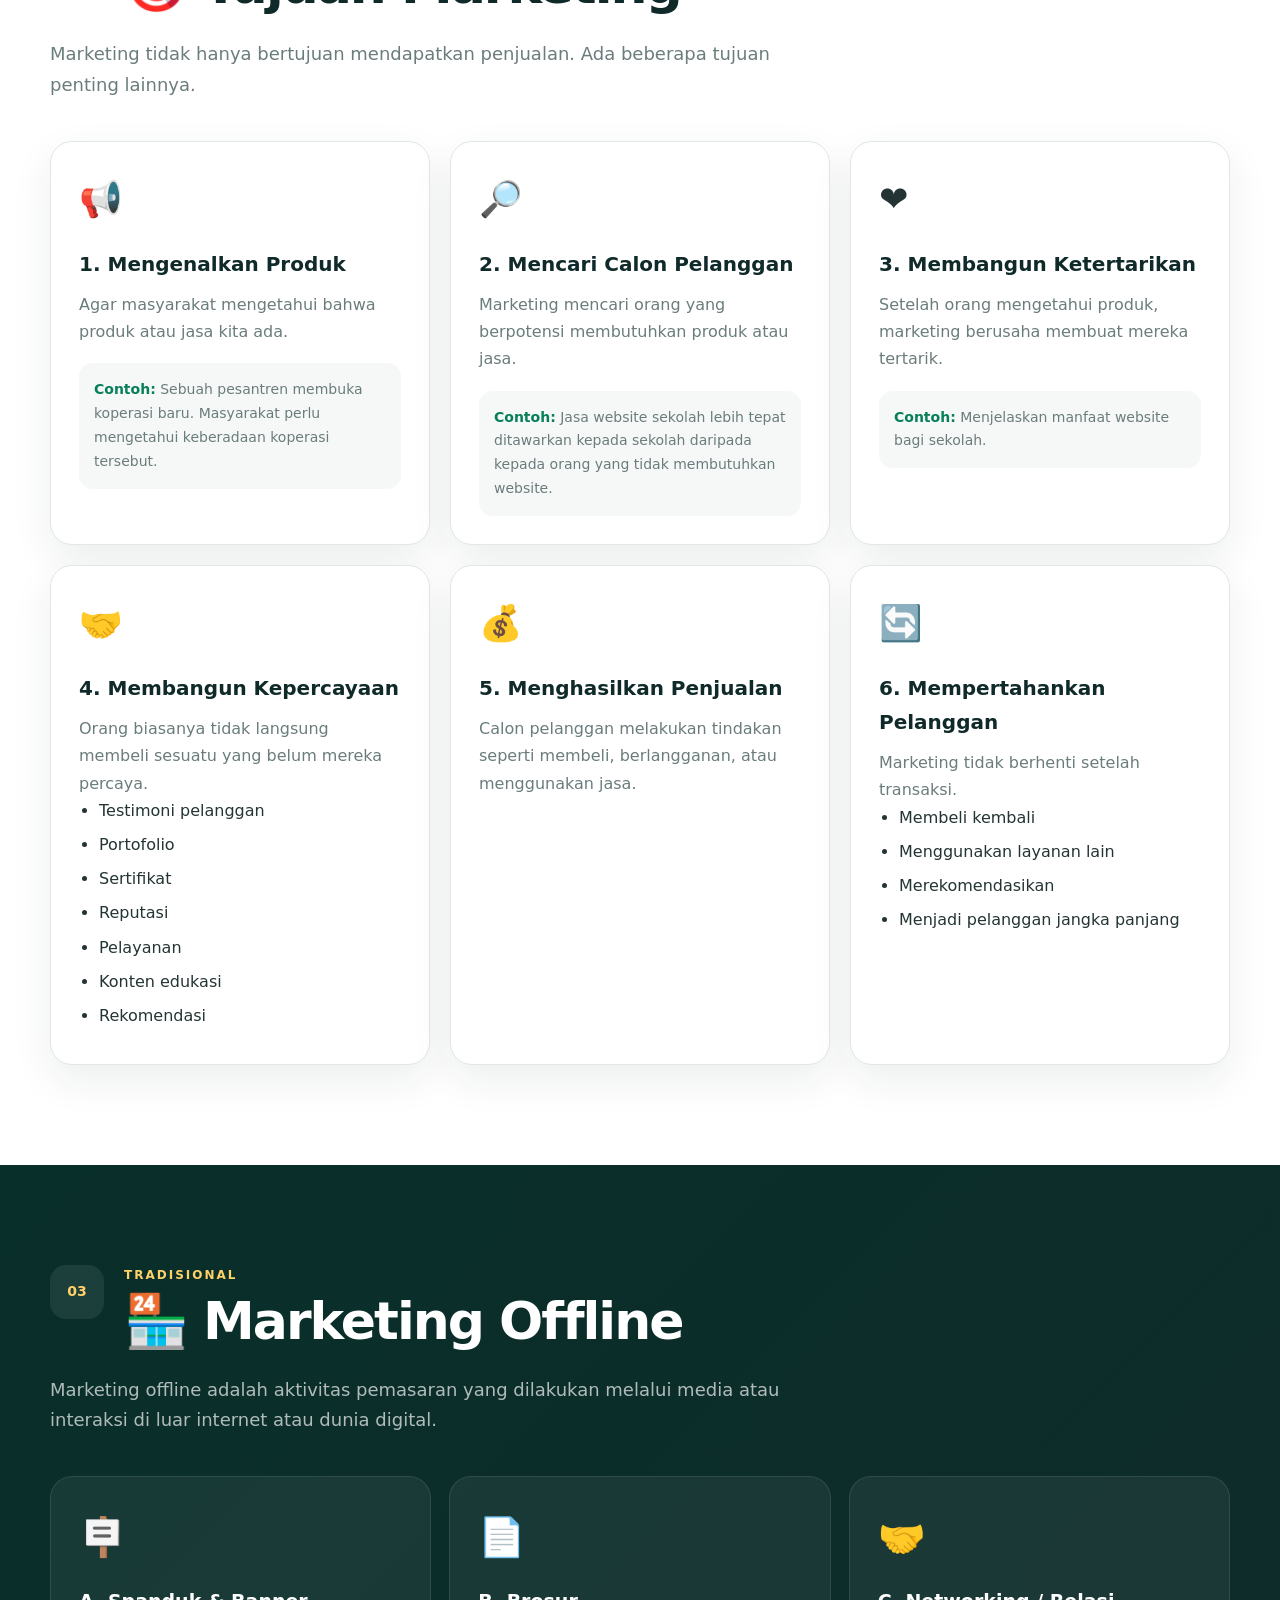
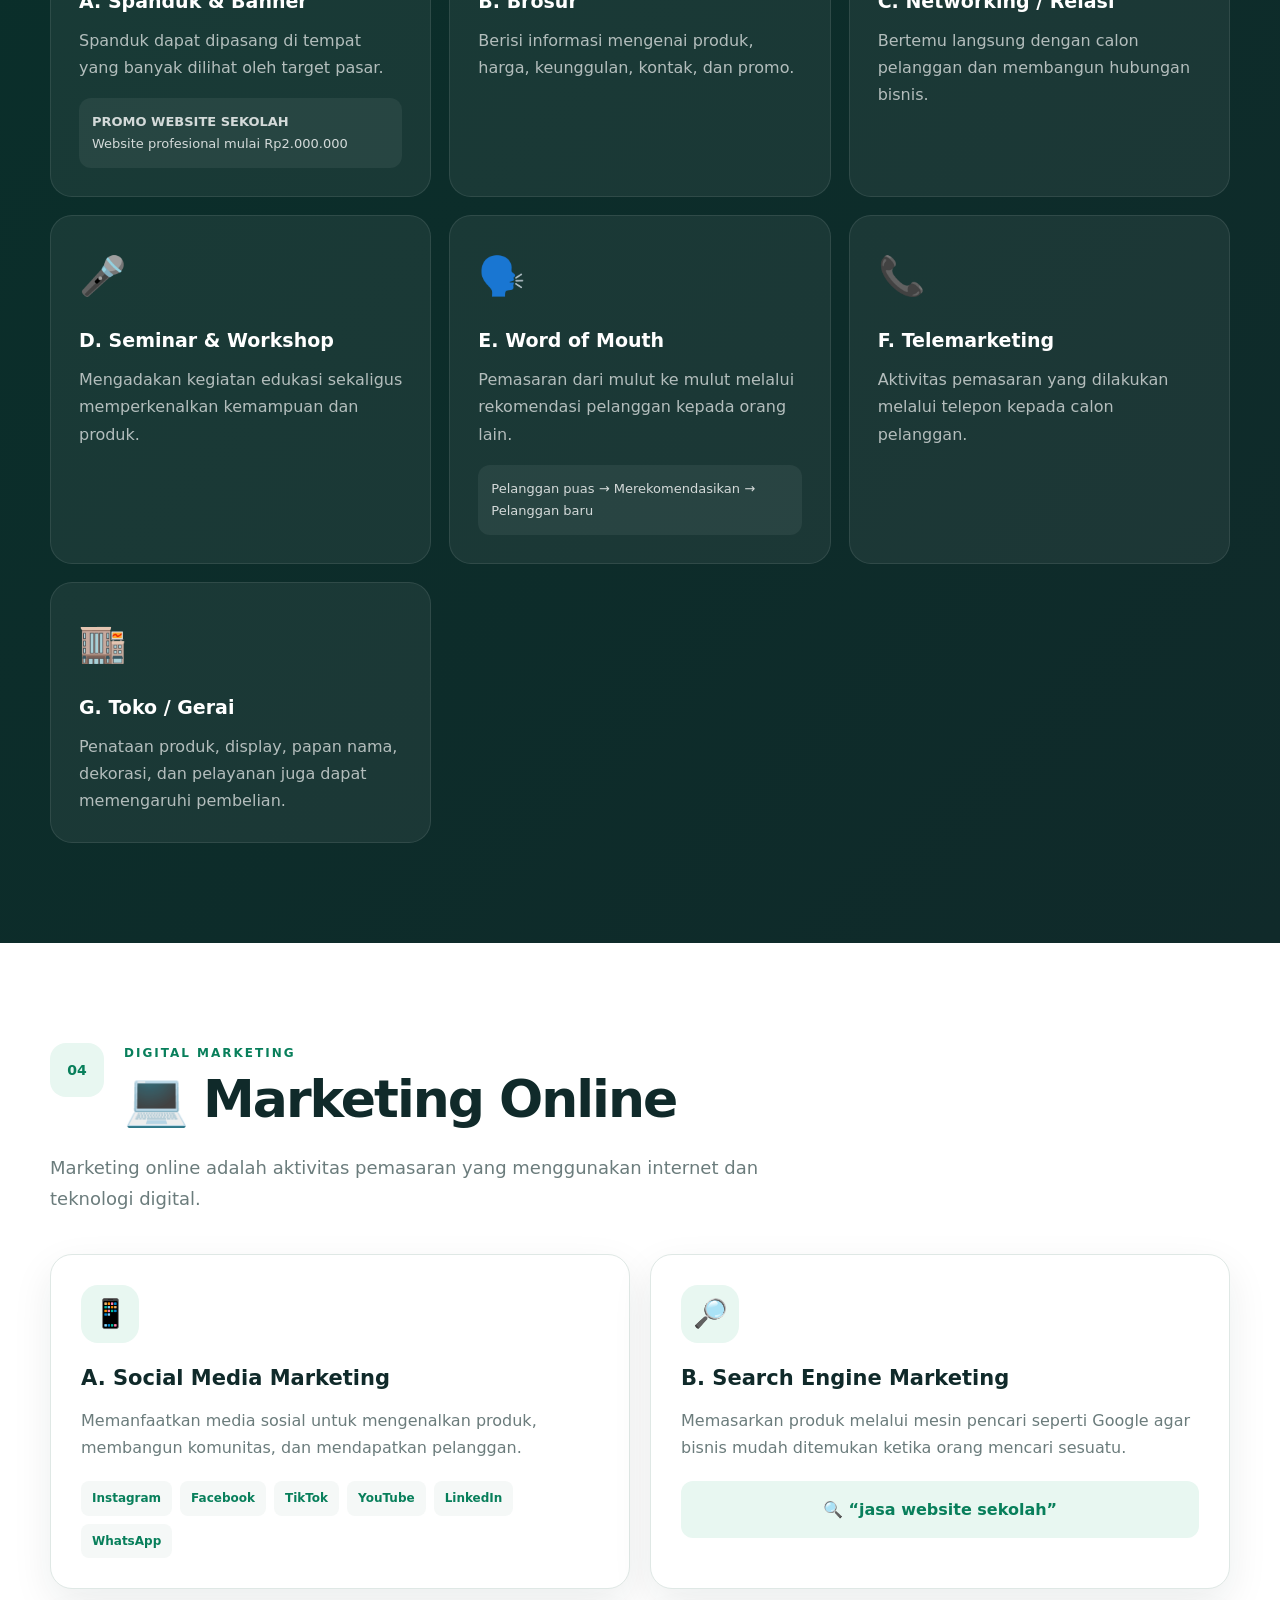
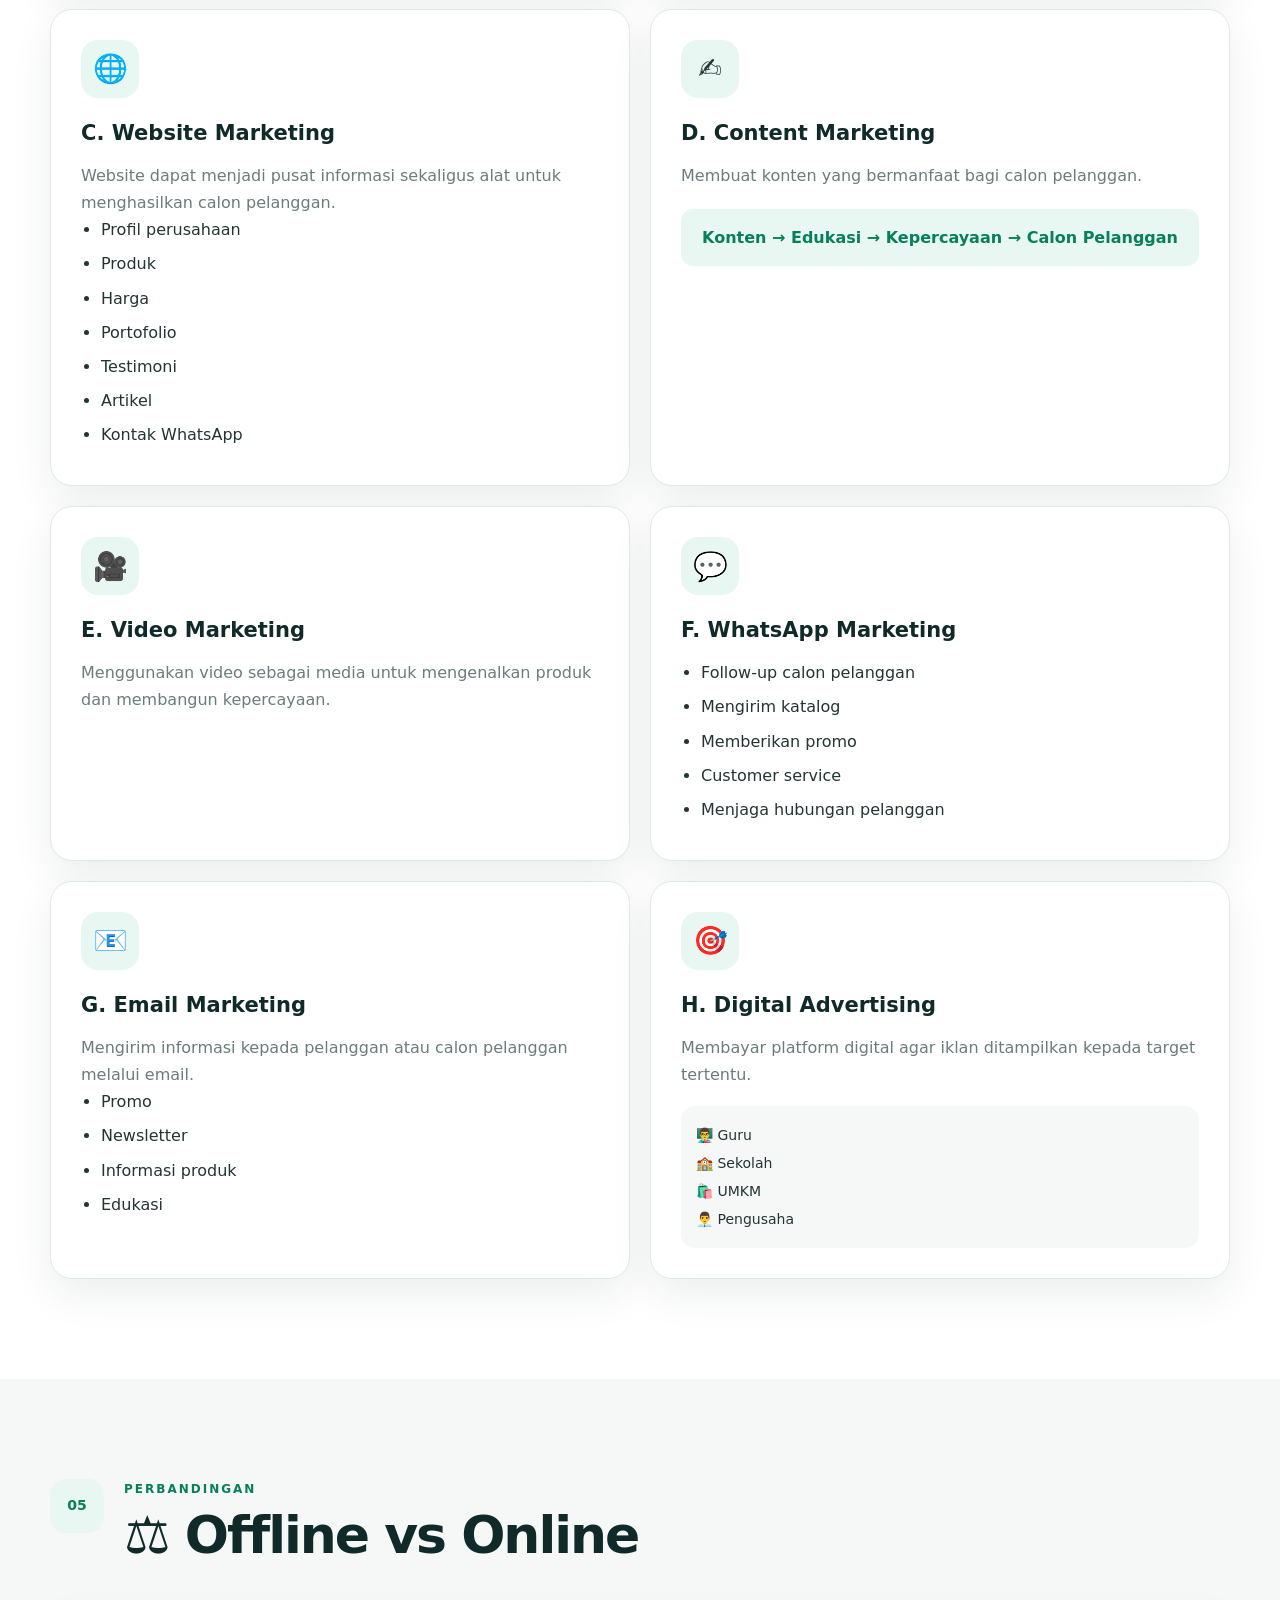
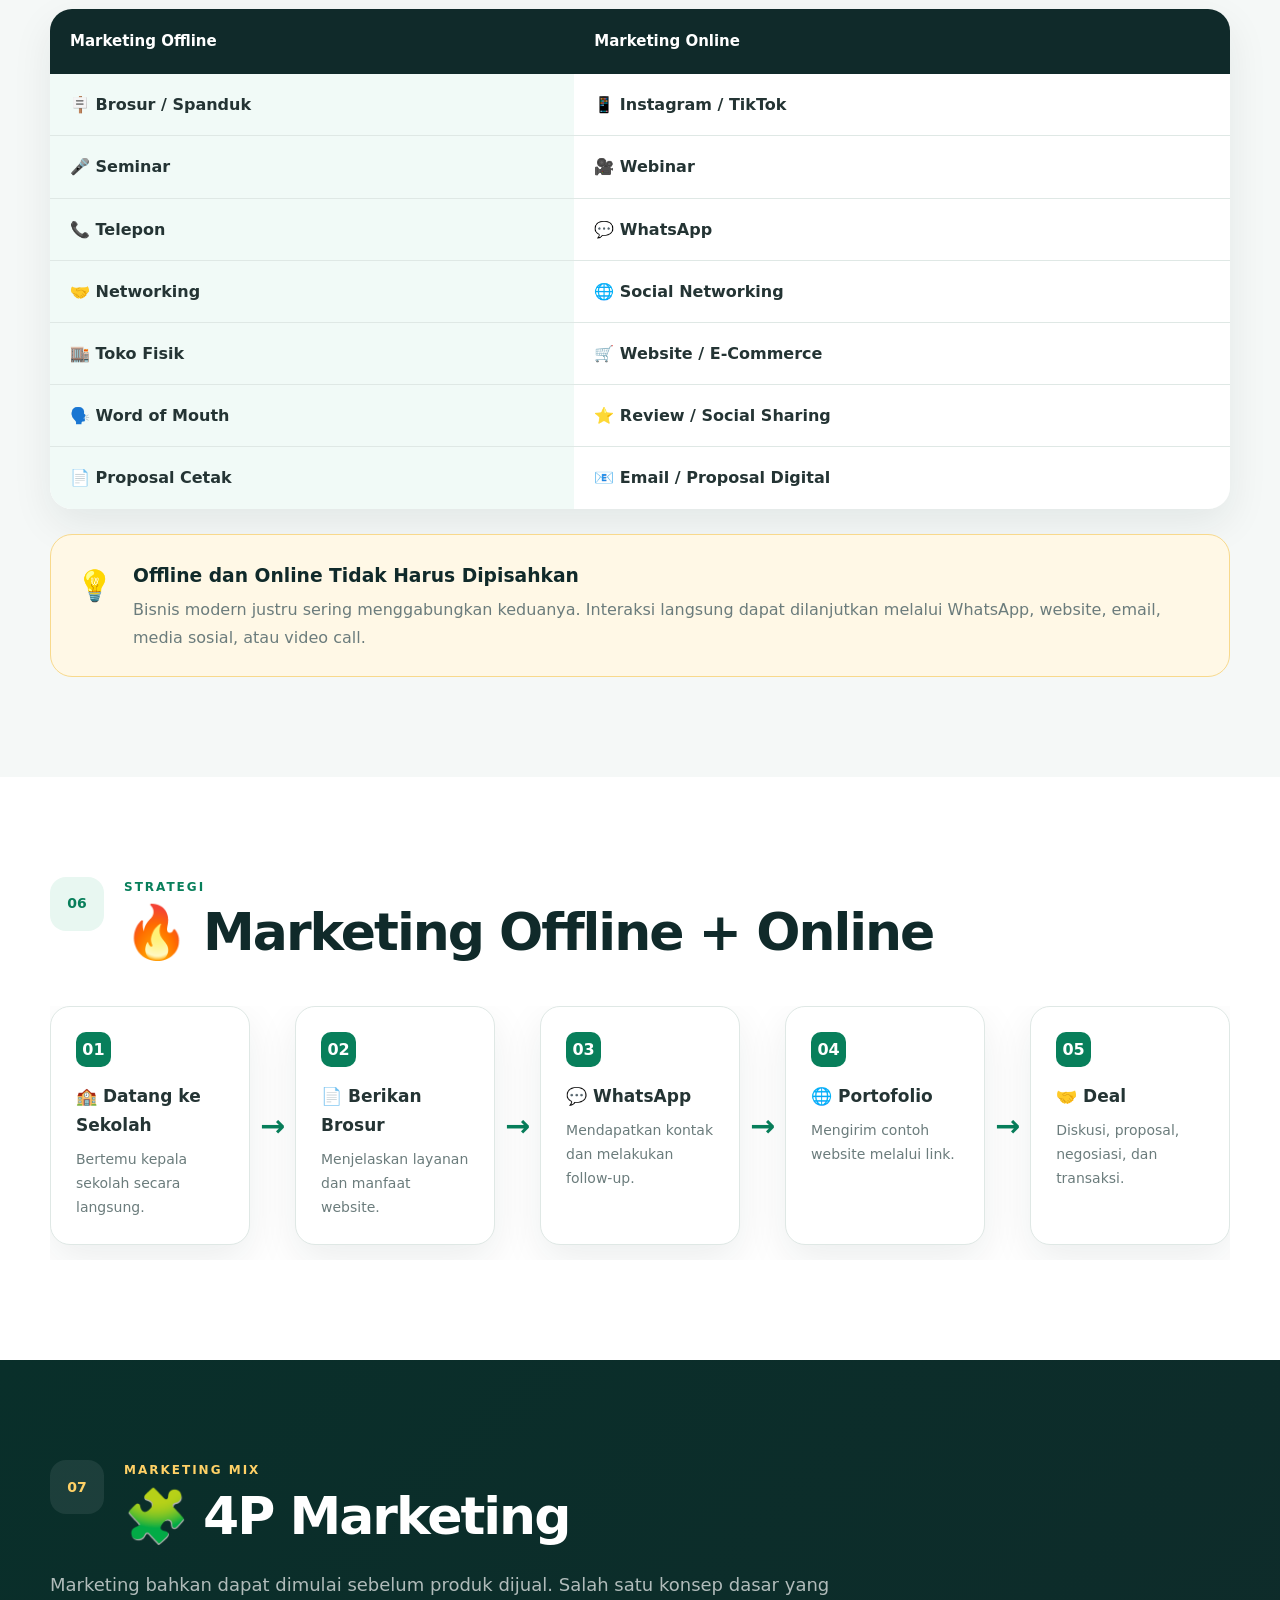
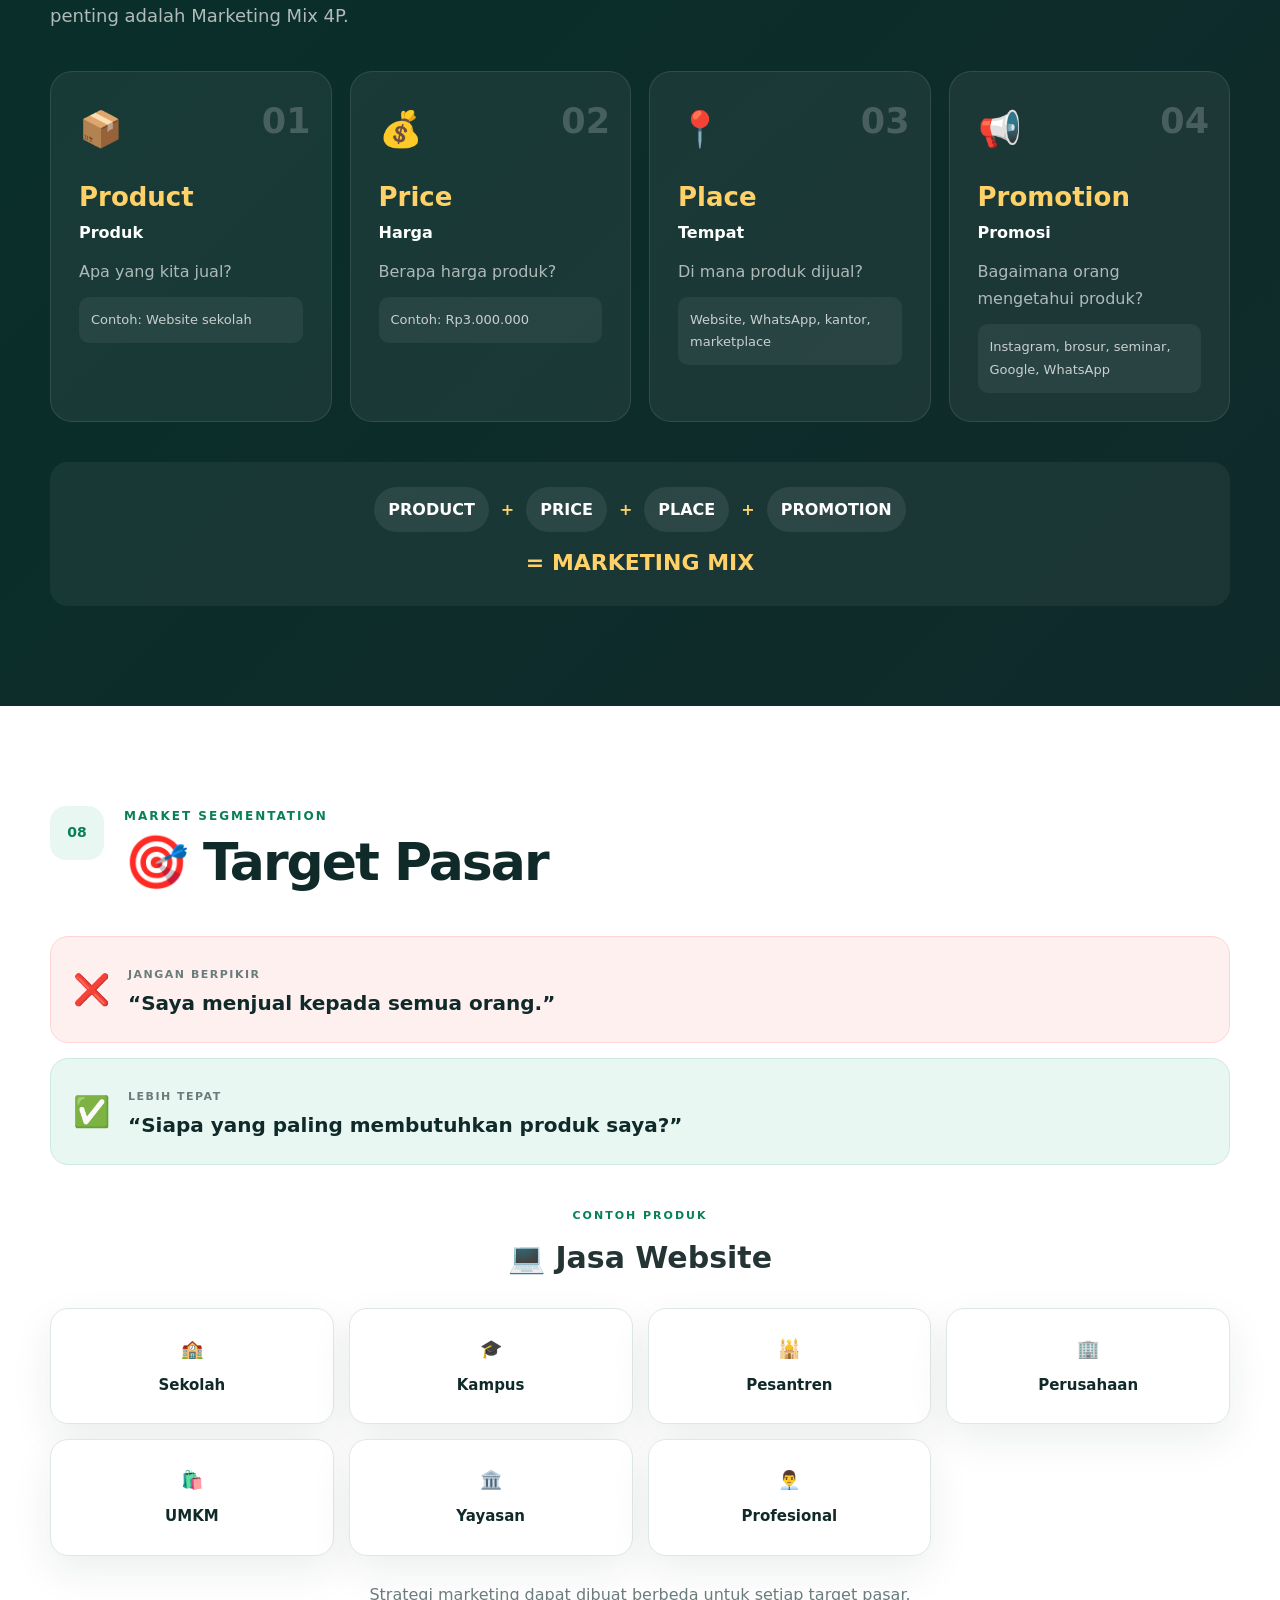
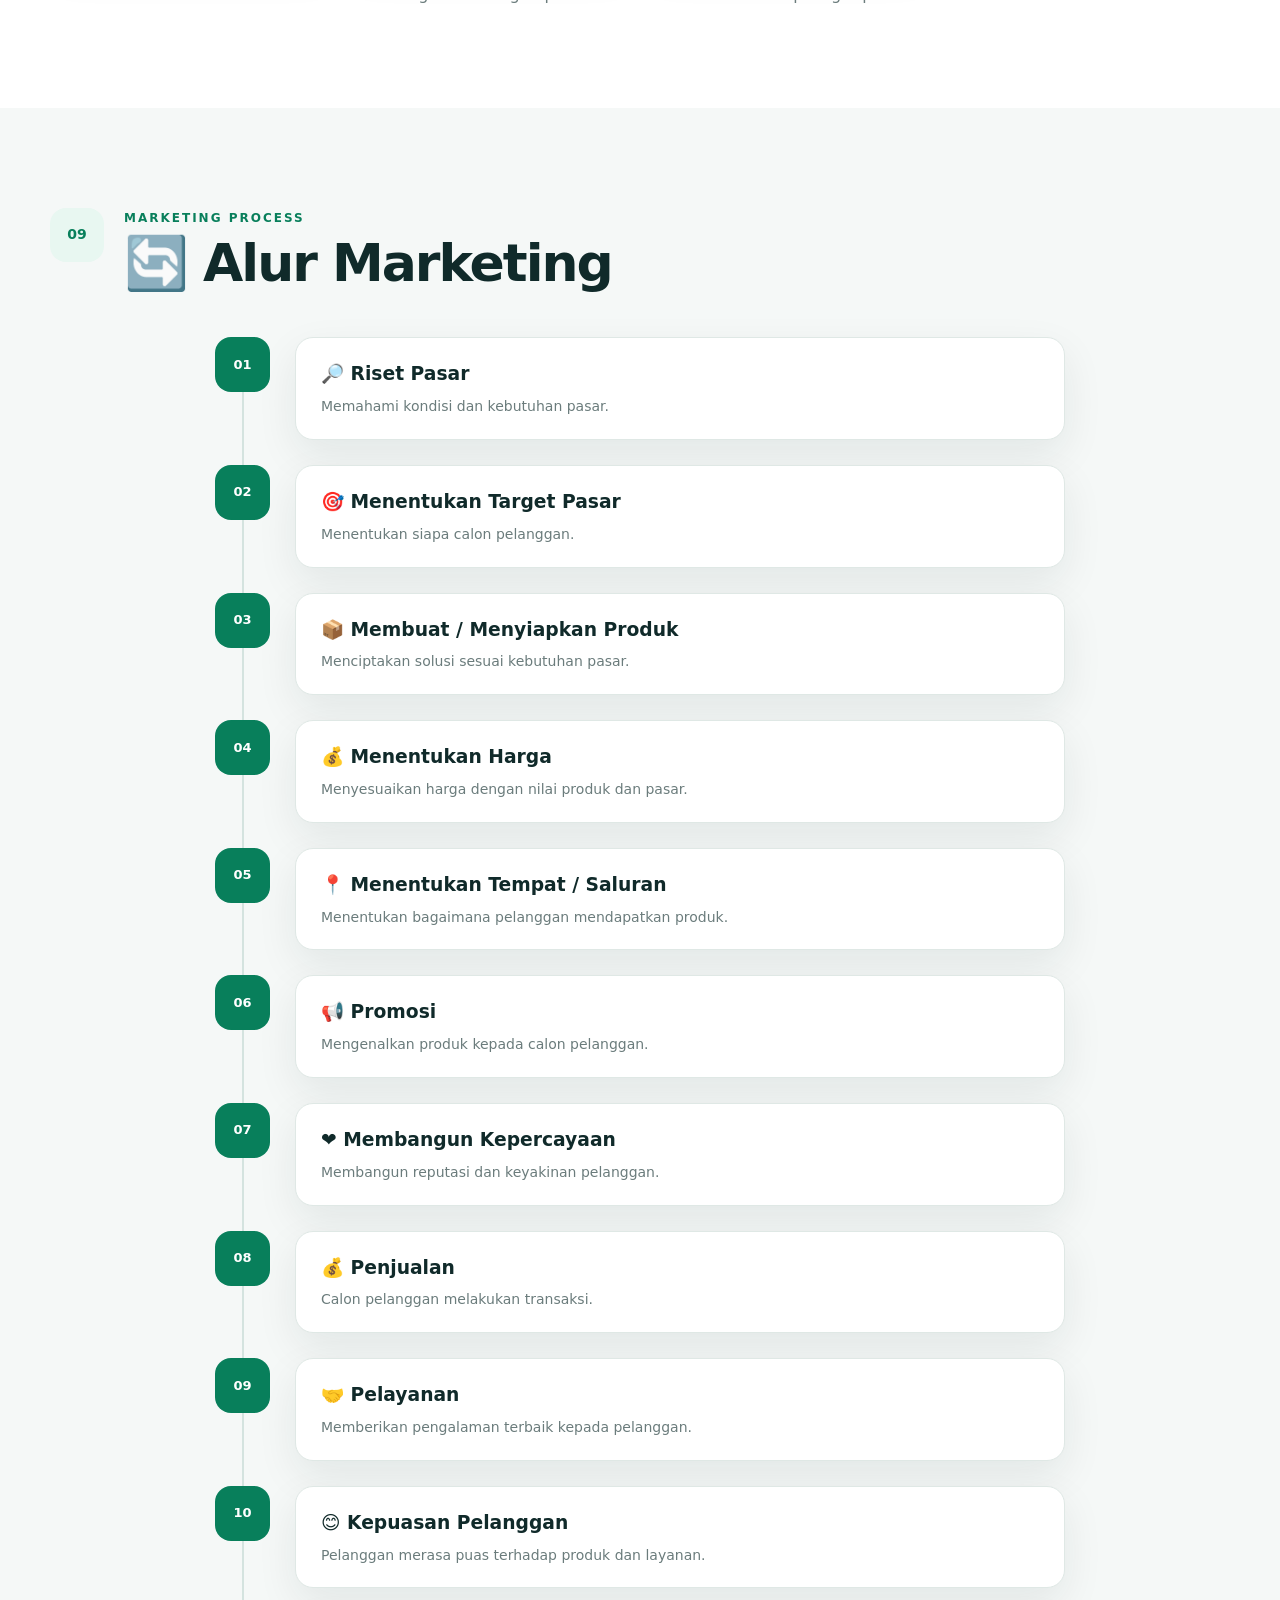
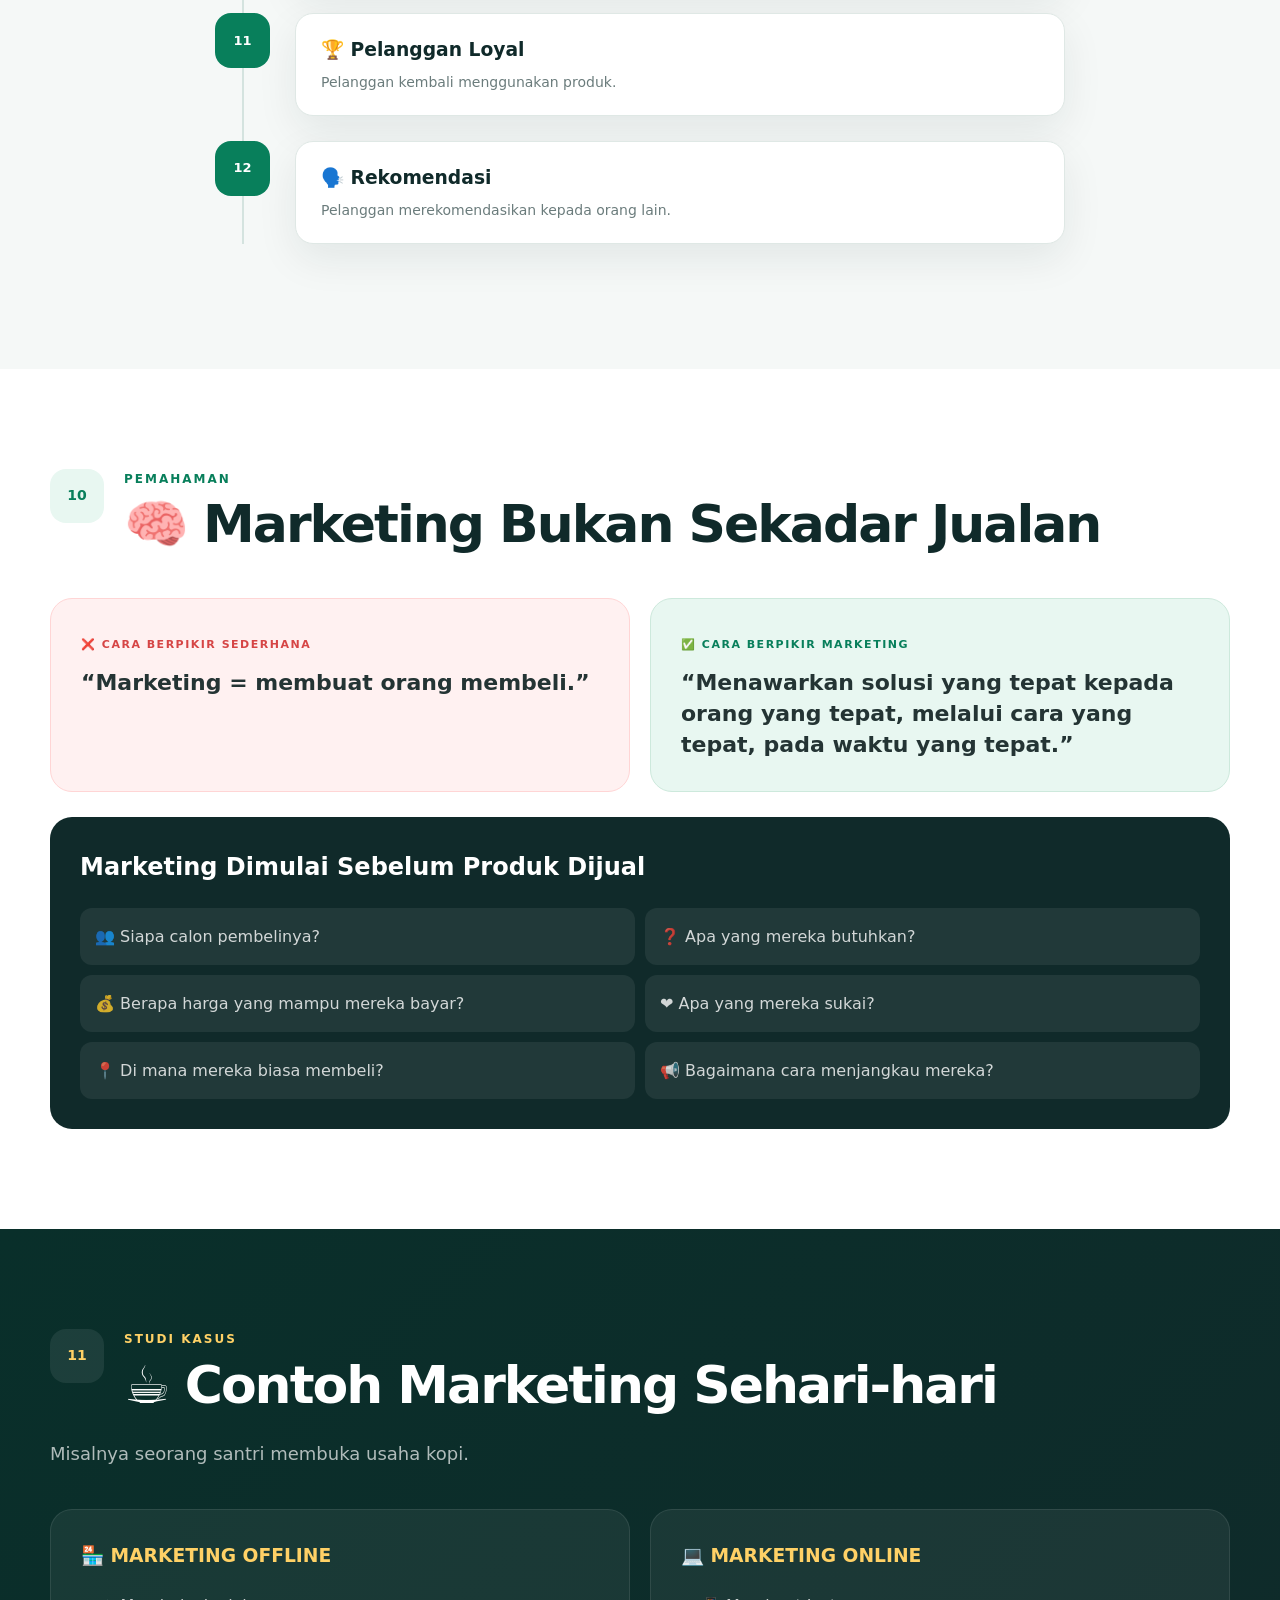
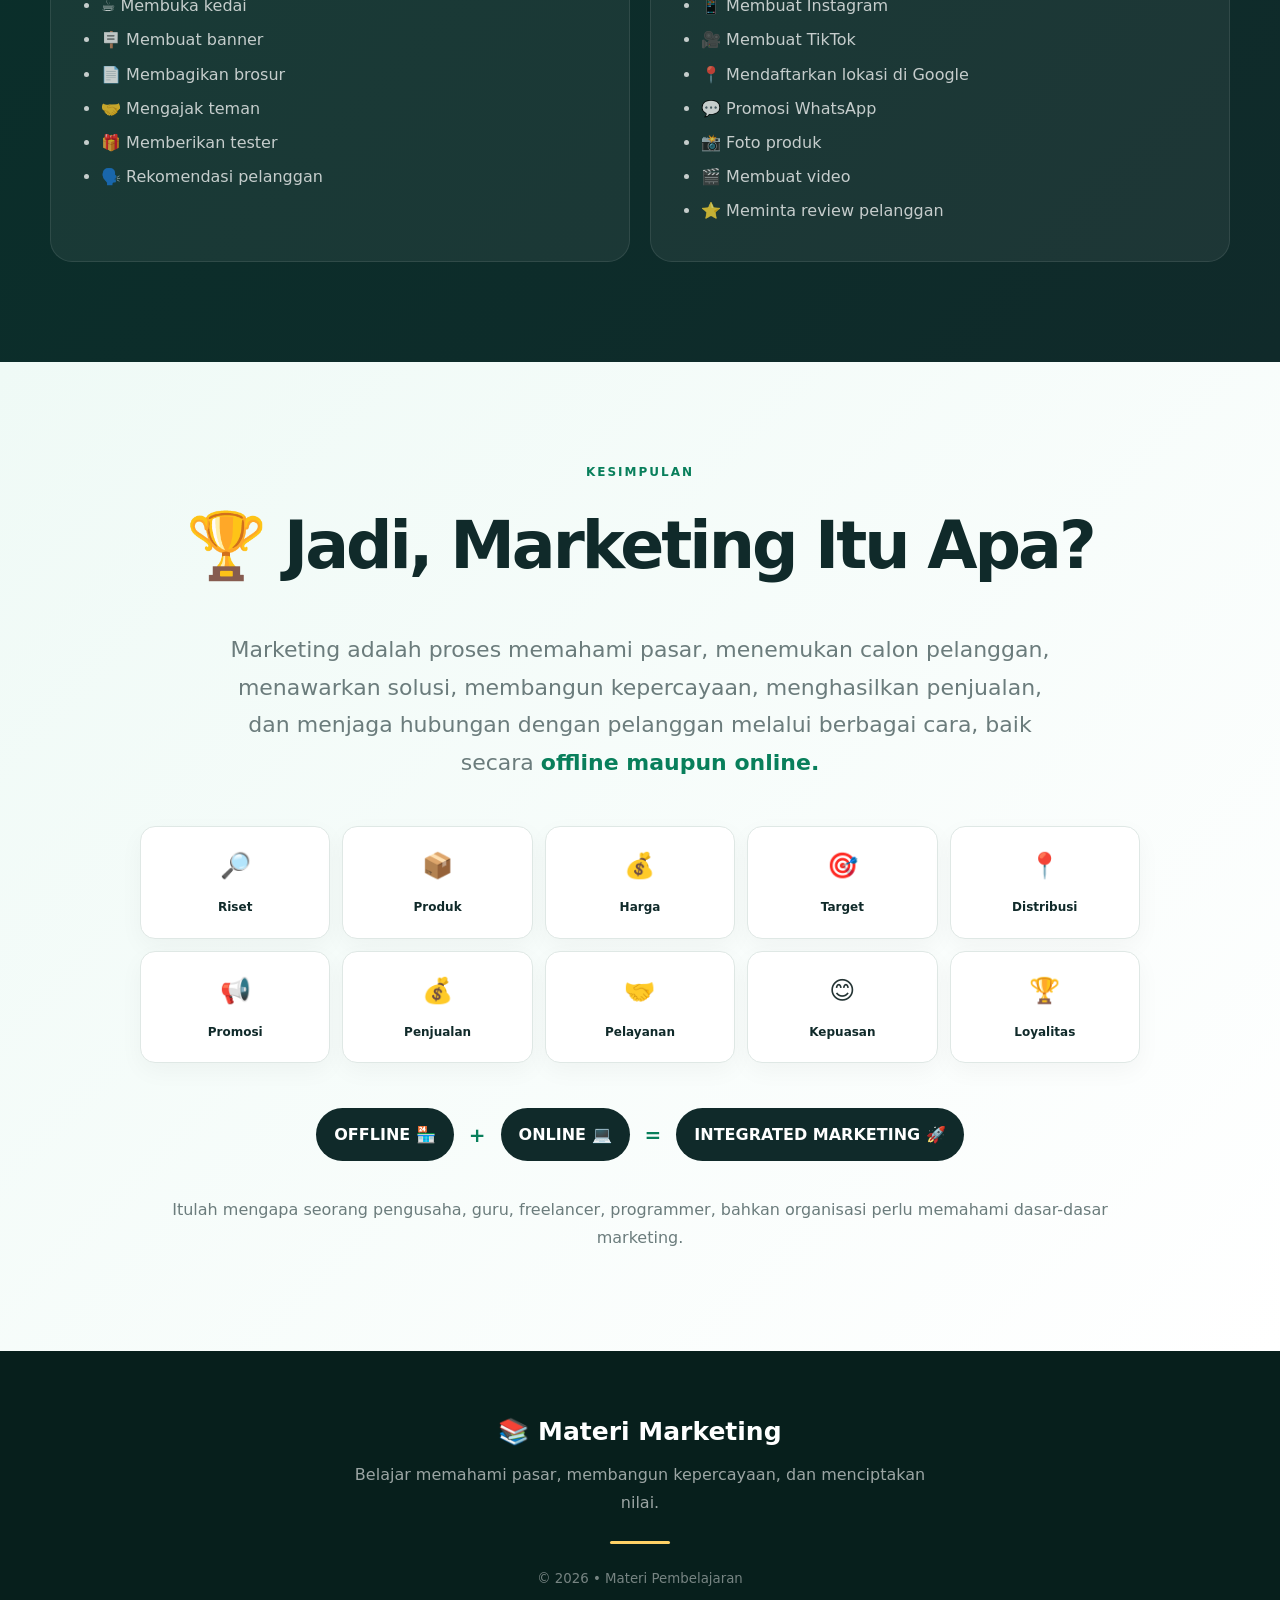
<file: manuja/kelas-x/pkwu/marketing/index.html>
<!DOCTYPE html>
<html lang="id">
<head>
    <meta charset="UTF-8">
    <meta name="viewport" content="width=device-width, initial-scale=1.0">

    <title>Marketing - Materi Pembelajaran</title>

    <meta name="description" content="Materi pembelajaran tentang Marketing atau Pemasaran, meliputi marketing offline, online, marketing mix, target pasar, dan strategi pemasaran.">

    <link rel="stylesheet" href="style.css">
</head>

<body>

    <!-- =========================
         HEADER
    ========================== -->
    <header class="hero">

        <div class="hero-content">

            <span class="eyebrow">📚 MATERI PEMBELAJARAN</span>

            <h1>
                MARKETING
                <span>&amp; PEMASARAN</span>
            </h1>

            <p class="hero-description">
                Memahami konsep marketing, pemasaran offline dan online,
                target pasar, marketing mix, hingga proses mendapatkan
                dan mempertahankan pelanggan.
            </p>

            <div class="hero-tags">
                <span>📢 Marketing</span>
                <span>🏪 Offline</span>
                <span>💻 Online</span>
                <span>🎯 Target Pasar</span>
                <span>🚀 Bisnis</span>
            </div>

        </div>

    </header>


    <!-- =========================
         NAVIGATION
    ========================== -->
    <nav class="navbar">

        <div class="nav-container">

            <a href="#pengertian">Pengertian</a>
            <a href="#tujuan">Tujuan</a>
            <a href="#offline">Offline</a>
            <a href="#online">Online</a>
            <a href="#perbedaan">Perbandingan</a>
            <a href="#marketing-mix">4P</a>
            <a href="#target">Target Pasar</a>
            <a href="#alur">Alur</a>
            <a href="#kesimpulan">Kesimpulan</a>

        </div>

    </nav>


    <main>


        <!-- =========================
             1. PENGERTIAN
        ========================== -->
        <section class="section" id="pengertian">

            <div class="section-heading">

                <span class="section-number">01</span>

                <div>
                    <span class="section-label">DASAR MARKETING</span>

                    <h2>📢 Marketing Adalah</h2>
                </div>

            </div>


            <div class="definition-box">

                <p>
                    <strong>Marketing atau pemasaran</strong> adalah serangkaian
                    kegiatan yang dilakukan oleh seseorang, organisasi, atau
                    perusahaan untuk memahami kebutuhan dan keinginan pasar,
                    menciptakan nilai, memperkenalkan produk atau jasa,
                    menawarkan kepada calon pelanggan, melakukan transaksi,
                    serta membangun hubungan jangka panjang dengan pelanggan.
                </p>

            </div>


            <div class="simple-definition">

                <div class="quote-icon">💡</div>

                <div>

                    <span>PENGERTIAN SEDERHANA</span>

                    <p>
                        Marketing adalah proses bagaimana kita menemukan orang
                        yang membutuhkan sesuatu, menawarkan solusi yang tepat
                        kepada mereka, membuat mereka percaya, kemudian
                        mendorong mereka membeli dan tetap menjadi pelanggan.
                    </p>

                </div>

            </div>

        </section>



        <!-- =========================
             2. TUJUAN MARKETING
        ========================== -->
        <section class="section" id="tujuan">

            <div class="section-heading">

                <span class="section-number">02</span>

                <div>
                    <span class="section-label">FUNGSI UTAMA</span>
                    <h2>🎯 Tujuan Marketing</h2>
                </div>

            </div>


            <p class="intro">
                Marketing tidak hanya bertujuan mendapatkan penjualan.
                Ada beberapa tujuan penting lainnya.
            </p>


            <div class="card-grid">


                <article class="info-card">

                    <div class="card-icon">📢</div>

                    <h3>1. Mengenalkan Produk</h3>

                    <p>
                        Agar masyarakat mengetahui bahwa produk atau jasa
                        kita ada.
                    </p>

                    <div class="example">
                        <strong>Contoh:</strong>
                        Sebuah pesantren membuka koperasi baru.
                        Masyarakat perlu mengetahui keberadaan koperasi tersebut.
                    </div>

                </article>


                <article class="info-card">

                    <div class="card-icon">🔎</div>

                    <h3>2. Mencari Calon Pelanggan</h3>

                    <p>
                        Marketing mencari orang yang berpotensi membutuhkan
                        produk atau jasa.
                    </p>

                    <div class="example">
                        <strong>Contoh:</strong>
                        Jasa website sekolah lebih tepat ditawarkan
                        kepada sekolah daripada kepada orang yang tidak
                        membutuhkan website.
                    </div>

                </article>


                <article class="info-card">

                    <div class="card-icon">❤️</div>

                    <h3>3. Membangun Ketertarikan</h3>

                    <p>
                        Setelah orang mengetahui produk, marketing berusaha
                        membuat mereka tertarik.
                    </p>

                    <div class="example">
                        <strong>Contoh:</strong>
                        Menjelaskan manfaat website bagi sekolah.
                    </div>

                </article>


                <article class="info-card">

                    <div class="card-icon">🤝</div>

                    <h3>4. Membangun Kepercayaan</h3>

                    <p>
                        Orang biasanya tidak langsung membeli sesuatu yang
                        belum mereka percaya.
                    </p>

                    <ul>
                        <li>Testimoni pelanggan</li>
                        <li>Portofolio</li>
                        <li>Sertifikat</li>
                        <li>Reputasi</li>
                        <li>Pelayanan</li>
                        <li>Konten edukasi</li>
                        <li>Rekomendasi</li>
                    </ul>

                </article>


                <article class="info-card">

                    <div class="card-icon">💰</div>

                    <h3>5. Menghasilkan Penjualan</h3>

                    <p>
                        Calon pelanggan melakukan tindakan seperti membeli,
                        berlangganan, atau menggunakan jasa.
                    </p>

                </article>


                <article class="info-card">

                    <div class="card-icon">🔄</div>

                    <h3>6. Mempertahankan Pelanggan</h3>

                    <p>
                        Marketing tidak berhenti setelah transaksi.
                    </p>

                    <ul>
                        <li>Membeli kembali</li>
                        <li>Menggunakan layanan lain</li>
                        <li>Merekomendasikan</li>
                        <li>Menjadi pelanggan jangka panjang</li>
                    </ul>

                </article>

            </div>

        </section>



        <!-- =========================
             3. OFFLINE
        ========================== -->
        <section class="section section-dark" id="offline">

            <div class="section-heading light">

                <span class="section-number">03</span>

                <div>
                    <span class="section-label">TRADISIONAL</span>
                    <h2>🏪 Marketing Offline</h2>
                </div>

            </div>


            <p class="intro light-text">
                Marketing offline adalah aktivitas pemasaran yang dilakukan
                melalui media atau interaksi di luar internet atau dunia digital.
            </p>


            <div class="offline-grid">


                <article class="dark-card">

                    <span class="big-icon">🪧</span>

                    <h3>A. Spanduk &amp; Banner</h3>

                    <p>
                        Spanduk dapat dipasang di tempat yang banyak dilihat
                        oleh target pasar.
                    </p>

                    <div class="mini-example">
                        <strong>PROMO WEBSITE SEKOLAH</strong><br>
                        Website profesional mulai Rp2.000.000
                    </div>

                </article>


                <article class="dark-card">

                    <span class="big-icon">📄</span>

                    <h3>B. Brosur</h3>

                    <p>
                        Berisi informasi mengenai produk, harga, keunggulan,
                        kontak, dan promo.
                    </p>

                </article>


                <article class="dark-card">

                    <span class="big-icon">🤝</span>

                    <h3>C. Networking / Relasi</h3>

                    <p>
                        Bertemu langsung dengan calon pelanggan dan membangun
                        hubungan bisnis.
                    </p>

                </article>


                <article class="dark-card">

                    <span class="big-icon">🎤</span>

                    <h3>D. Seminar &amp; Workshop</h3>

                    <p>
                        Mengadakan kegiatan edukasi sekaligus memperkenalkan
                        kemampuan dan produk.
                    </p>

                </article>


                <article class="dark-card">

                    <span class="big-icon">🗣️</span>

                    <h3>E. Word of Mouth</h3>

                    <p>
                        Pemasaran dari mulut ke mulut melalui rekomendasi
                        pelanggan kepada orang lain.
                    </p>

                    <div class="mini-example">
                        Pelanggan puas → Merekomendasikan → Pelanggan baru
                    </div>

                </article>


                <article class="dark-card">

                    <span class="big-icon">📞</span>

                    <h3>F. Telemarketing</h3>

                    <p>
                        Aktivitas pemasaran yang dilakukan melalui telepon
                        kepada calon pelanggan.
                    </p>

                </article>


                <article class="dark-card">

                    <span class="big-icon">🏬</span>

                    <h3>G. Toko / Gerai</h3>

                    <p>
                        Penataan produk, display, papan nama, dekorasi,
                        dan pelayanan juga dapat memengaruhi pembelian.
                    </p>

                </article>

            </div>

        </section>



        <!-- =========================
             4. ONLINE
        ========================== -->
        <section class="section" id="online">

            <div class="section-heading">

                <span class="section-number">04</span>

                <div>
                    <span class="section-label">DIGITAL MARKETING</span>
                    <h2>💻 Marketing Online</h2>
                </div>

            </div>


            <p class="intro">
                Marketing online adalah aktivitas pemasaran yang menggunakan
                internet dan teknologi digital.
            </p>


            <div class="online-grid">


                <article class="online-card">

                    <div class="online-icon">📱</div>

                    <h3>A. Social Media Marketing</h3>

                    <p>
                        Memanfaatkan media sosial untuk mengenalkan produk,
                        membangun komunitas, dan mendapatkan pelanggan.
                    </p>

                    <div class="platforms">
                        <span>Instagram</span>
                        <span>Facebook</span>
                        <span>TikTok</span>
                        <span>YouTube</span>
                        <span>LinkedIn</span>
                        <span>WhatsApp</span>
                    </div>

                </article>


                <article class="online-card">

                    <div class="online-icon">🔎</div>

                    <h3>B. Search Engine Marketing</h3>

                    <p>
                        Memasarkan produk melalui mesin pencari seperti Google
                        agar bisnis mudah ditemukan ketika orang mencari
                        sesuatu.
                    </p>

                    <div class="search-example">
                        🔍 “jasa website sekolah”
                    </div>

                </article>


                <article class="online-card">

                    <div class="online-icon">🌐</div>

                    <h3>C. Website Marketing</h3>

                    <p>
                        Website dapat menjadi pusat informasi sekaligus
                        alat untuk menghasilkan calon pelanggan.
                    </p>

                    <ul>
                        <li>Profil perusahaan</li>
                        <li>Produk</li>
                        <li>Harga</li>
                        <li>Portofolio</li>
                        <li>Testimoni</li>
                        <li>Artikel</li>
                        <li>Kontak WhatsApp</li>
                    </ul>

                </article>


                <article class="online-card">

                    <div class="online-icon">✍️</div>

                    <h3>D. Content Marketing</h3>

                    <p>
                        Membuat konten yang bermanfaat bagi calon pelanggan.
                    </p>

                    <div class="content-flow">
                        Konten → Edukasi → Kepercayaan → Calon Pelanggan
                    </div>

                </article>


                <article class="online-card">

                    <div class="online-icon">🎥</div>

                    <h3>E. Video Marketing</h3>

                    <p>
                        Menggunakan video sebagai media untuk mengenalkan
                        produk dan membangun kepercayaan.
                    </p>

                </article>


                <article class="online-card">

                    <div class="online-icon">💬</div>

                    <h3>F. WhatsApp Marketing</h3>

                    <ul>
                        <li>Follow-up calon pelanggan</li>
                        <li>Mengirim katalog</li>
                        <li>Memberikan promo</li>
                        <li>Customer service</li>
                        <li>Menjaga hubungan pelanggan</li>
                    </ul>

                </article>


                <article class="online-card">

                    <div class="online-icon">📧</div>

                    <h3>G. Email Marketing</h3>

                    <p>
                        Mengirim informasi kepada pelanggan atau calon pelanggan
                        melalui email.
                    </p>

                    <ul>
                        <li>Promo</li>
                        <li>Newsletter</li>
                        <li>Informasi produk</li>
                        <li>Edukasi</li>
                    </ul>

                </article>


                <article class="online-card">

                    <div class="online-icon">🎯</div>

                    <h3>H. Digital Advertising</h3>

                    <p>
                        Membayar platform digital agar iklan ditampilkan
                        kepada target tertentu.
                    </p>

                    <div class="target-box">
                        👨‍🏫 Guru<br>
                        🏫 Sekolah<br>
                        🛍️ UMKM<br>
                        👨‍💼 Pengusaha
                    </div>

                </article>

            </div>

        </section>



        <!-- =========================
             5. PERBANDINGAN
        ========================== -->
        <section class="section section-soft" id="perbedaan">

            <div class="section-heading">

                <span class="section-number">05</span>

                <div>
                    <span class="section-label">PERBANDINGAN</span>
                    <h2>⚖️ Offline vs Online</h2>
                </div>

            </div>


            <div class="table-wrapper">

                <table>

                    <thead>
                        <tr>
                            <th>Marketing Offline</th>
                            <th>Marketing Online</th>
                        </tr>
                    </thead>

                    <tbody>

                        <tr>
                            <td>🪧 Brosur / Spanduk</td>
                            <td>📱 Instagram / TikTok</td>
                        </tr>

                        <tr>
                            <td>🎤 Seminar</td>
                            <td>🎥 Webinar</td>
                        </tr>

                        <tr>
                            <td>📞 Telepon</td>
                            <td>💬 WhatsApp</td>
                        </tr>

                        <tr>
                            <td>🤝 Networking</td>
                            <td>🌐 Social Networking</td>
                        </tr>

                        <tr>
                            <td>🏬 Toko Fisik</td>
                            <td>🛒 Website / E-Commerce</td>
                        </tr>

                        <tr>
                            <td>🗣️ Word of Mouth</td>
                            <td>⭐ Review / Social Sharing</td>
                        </tr>

                        <tr>
                            <td>📄 Proposal Cetak</td>
                            <td>📧 Email / Proposal Digital</td>
                        </tr>

                    </tbody>

                </table>

            </div>


            <div class="important-box">

                <span>💡</span>

                <div>

                    <h3>Offline dan Online Tidak Harus Dipisahkan</h3>

                    <p>
                        Bisnis modern justru sering menggabungkan keduanya.
                        Interaksi langsung dapat dilanjutkan melalui WhatsApp,
                        website, email, media sosial, atau video call.
                    </p>

                </div>

            </div>

        </section>



        <!-- =========================
             6. CONTOH GABUNGAN
        ========================== -->
        <section class="section" id="gabungan">

            <div class="section-heading">

                <span class="section-number">06</span>

                <div>
                    <span class="section-label">STRATEGI</span>
                    <h2>🔥 Marketing Offline + Online</h2>
                </div>

            </div>


            <div class="flow-example">

                <div class="flow-step">

                    <span>01</span>

                    <h3>🏫 Datang ke Sekolah</h3>

                    <p>
                        Bertemu kepala sekolah secara langsung.
                    </p>

                </div>


                <div class="flow-arrow">→</div>


                <div class="flow-step">

                    <span>02</span>

                    <h3>📄 Berikan Brosur</h3>

                    <p>
                        Menjelaskan layanan dan manfaat website.
                    </p>

                </div>


                <div class="flow-arrow">→</div>


                <div class="flow-step">

                    <span>03</span>

                    <h3>💬 WhatsApp</h3>

                    <p>
                        Mendapatkan kontak dan melakukan follow-up.
                    </p>

                </div>


                <div class="flow-arrow">→</div>


                <div class="flow-step">

                    <span>04</span>

                    <h3>🌐 Portofolio</h3>

                    <p>
                        Mengirim contoh website melalui link.
                    </p>

                </div>


                <div class="flow-arrow">→</div>


                <div class="flow-step">

                    <span>05</span>

                    <h3>🤝 Deal</h3>

                    <p>
                        Diskusi, proposal, negosiasi, dan transaksi.
                    </p>

                </div>

            </div>

        </section>



        <!-- =========================
             7. MARKETING MIX
        ========================== -->
        <section class="section section-dark" id="marketing-mix">

            <div class="section-heading light">

                <span class="section-number">07</span>

                <div>
                    <span class="section-label">MARKETING MIX</span>
                    <h2>🧩 4P Marketing</h2>
                </div>

            </div>


            <p class="intro light-text">
                Marketing bahkan dapat dimulai sebelum produk dijual.
                Salah satu konsep dasar yang penting adalah Marketing Mix 4P.
            </p>


            <div class="four-p-grid">


                <article class="four-p-card">

                    <div class="p-number">01</div>

                    <div class="p-icon">📦</div>

                    <h3>Product</h3>

                    <strong>Produk</strong>

                    <p>
                        Apa yang kita jual?
                    </p>

                    <div class="p-example">
                        Contoh: Website sekolah
                    </div>

                </article>


                <article class="four-p-card">

                    <div class="p-number">02</div>

                    <div class="p-icon">💰</div>

                    <h3>Price</h3>

                    <strong>Harga</strong>

                    <p>
                        Berapa harga produk?
                    </p>

                    <div class="p-example">
                        Contoh: Rp3.000.000
                    </div>

                </article>


                <article class="four-p-card">

                    <div class="p-number">03</div>

                    <div class="p-icon">📍</div>

                    <h3>Place</h3>

                    <strong>Tempat</strong>

                    <p>
                        Di mana produk dijual?
                    </p>

                    <div class="p-example">
                        Website, WhatsApp, kantor, marketplace
                    </div>

                </article>


                <article class="four-p-card">

                    <div class="p-number">04</div>

                    <div class="p-icon">📢</div>

                    <h3>Promotion</h3>

                    <strong>Promosi</strong>

                    <p>
                        Bagaimana orang mengetahui produk?
                    </p>

                    <div class="p-example">
                        Instagram, brosur, seminar, Google, WhatsApp
                    </div>

                </article>

            </div>


            <div class="formula">

                <span>PRODUCT</span>
                <b>+</b>
                <span>PRICE</span>
                <b>+</b>
                <span>PLACE</span>
                <b>+</b>
                <span>PROMOTION</span>

                <strong>= MARKETING MIX</strong>

            </div>

        </section>



        <!-- =========================
             8. TARGET PASAR
        ========================== -->
        <section class="section" id="target">

            <div class="section-heading">

                <span class="section-number">08</span>

                <div>
                    <span class="section-label">MARKET SEGMENTATION</span>
                    <h2>🎯 Target Pasar</h2>
                </div>

            </div>


            <div class="target-intro">

                <div class="target-question">
                    ❌
                </div>

                <div>

                    <span>JANGAN BERPIKIR</span>

                    <h3>
                        “Saya menjual kepada semua orang.”
                    </h3>

                </div>

            </div>


            <div class="target-intro correct">

                <div class="target-question">
                    ✅
                </div>

                <div>

                    <span>LEBIH TEPAT</span>

                    <h3>
                        “Siapa yang paling membutuhkan produk saya?”
                    </h3>

                </div>

            </div>


            <div class="target-product">

                <span>CONTOH PRODUK</span>

                <h3>💻 Jasa Website</h3>

            </div>


            <div class="target-grid">

                <div>🏫 <strong>Sekolah</strong></div>
                <div>🎓 <strong>Kampus</strong></div>
                <div>🕌 <strong>Pesantren</strong></div>
                <div>🏢 <strong>Perusahaan</strong></div>
                <div>🛍️ <strong>UMKM</strong></div>
                <div>🏛️ <strong>Yayasan</strong></div>
                <div>👨‍💼 <strong>Profesional</strong></div>

            </div>


            <p class="center-text">
                Strategi marketing dapat dibuat berbeda untuk setiap
                target pasar.
            </p>

        </section>



        <!-- =========================
             9. ALUR MARKETING
        ========================== -->
        <section class="section section-soft" id="alur">

            <div class="section-heading">

                <span class="section-number">09</span>

                <div>
                    <span class="section-label">MARKETING PROCESS</span>
                    <h2>🔄 Alur Marketing</h2>
                </div>

            </div>


            <div class="timeline">


                <div class="timeline-item">

                    <span>01</span>

                    <div>
                        <h3>🔎 Riset Pasar</h3>
                        <p>Memahami kondisi dan kebutuhan pasar.</p>
                    </div>

                </div>


                <div class="timeline-item">

                    <span>02</span>

                    <div>
                        <h3>🎯 Menentukan Target Pasar</h3>
                        <p>Menentukan siapa calon pelanggan.</p>
                    </div>

                </div>


                <div class="timeline-item">

                    <span>03</span>

                    <div>
                        <h3>📦 Membuat / Menyiapkan Produk</h3>
                        <p>Menciptakan solusi sesuai kebutuhan pasar.</p>
                    </div>

                </div>


                <div class="timeline-item">

                    <span>04</span>

                    <div>
                        <h3>💰 Menentukan Harga</h3>
                        <p>Menyesuaikan harga dengan nilai produk dan pasar.</p>
                    </div>

                </div>


                <div class="timeline-item">

                    <span>05</span>

                    <div>
                        <h3>📍 Menentukan Tempat / Saluran</h3>
                        <p>Menentukan bagaimana pelanggan mendapatkan produk.</p>
                    </div>

                </div>


                <div class="timeline-item">

                    <span>06</span>

                    <div>
                        <h3>📢 Promosi</h3>
                        <p>Mengenalkan produk kepada calon pelanggan.</p>
                    </div>

                </div>


                <div class="timeline-item">

                    <span>07</span>

                    <div>
                        <h3>❤️ Membangun Kepercayaan</h3>
                        <p>Membangun reputasi dan keyakinan pelanggan.</p>
                    </div>

                </div>


                <div class="timeline-item">

                    <span>08</span>

                    <div>
                        <h3>💰 Penjualan</h3>
                        <p>Calon pelanggan melakukan transaksi.</p>
                    </div>

                </div>


                <div class="timeline-item">

                    <span>09</span>

                    <div>
                        <h3>🤝 Pelayanan</h3>
                        <p>Memberikan pengalaman terbaik kepada pelanggan.</p>
                    </div>

                </div>


                <div class="timeline-item">

                    <span>10</span>

                    <div>
                        <h3>😊 Kepuasan Pelanggan</h3>
                        <p>Pelanggan merasa puas terhadap produk dan layanan.</p>
                    </div>

                </div>


                <div class="timeline-item">

                    <span>11</span>

                    <div>
                        <h3>🏆 Pelanggan Loyal</h3>
                        <p>Pelanggan kembali menggunakan produk.</p>
                    </div>

                </div>


                <div class="timeline-item">

                    <span>12</span>

                    <div>
                        <h3>🗣️ Rekomendasi</h3>
                        <p>Pelanggan merekomendasikan kepada orang lain.</p>
                    </div>

                </div>


            </div>

        </section>



        <!-- =========================
             10. MARKETING BUKAN SEKADAR JUALAN
        ========================== -->
        <section class="section" id="makna">

            <div class="section-heading">

                <span class="section-number">10</span>

                <div>
                    <span class="section-label">PEMAHAMAN</span>
                    <h2>🧠 Marketing Bukan Sekadar Jualan</h2>
                </div>

            </div>


            <div class="comparison-cards">

                <div class="wrong-card">

                    <span>❌ CARA BERPIKIR SEDERHANA</span>

                    <h3>
                        “Marketing = membuat orang membeli.”
                    </h3>

                </div>


                <div class="right-card">

                    <span>✅ CARA BERPIKIR MARKETING</span>

                    <h3>
                        “Menawarkan solusi yang tepat kepada orang
                        yang tepat, melalui cara yang tepat,
                        pada waktu yang tepat.”
                    </h3>

                </div>

            </div>


            <div class="umbrella">

                <h3>Marketing Dimulai Sebelum Produk Dijual</h3>

                <div class="question-list">

                    <div>👥 Siapa calon pembelinya?</div>

                    <div>❓ Apa yang mereka butuhkan?</div>

                    <div>💰 Berapa harga yang mampu mereka bayar?</div>

                    <div>❤️ Apa yang mereka sukai?</div>

                    <div>📍 Di mana mereka biasa membeli?</div>

                    <div>📢 Bagaimana cara menjangkau mereka?</div>

                </div>

            </div>

        </section>



        <!-- =========================
             11. CONTOH KEHIDUPAN
        ========================== -->
        <section class="section section-dark" id="contoh">

            <div class="section-heading light">

                <span class="section-number">11</span>

                <div>
                    <span class="section-label">STUDI KASUS</span>
                    <h2>☕ Contoh Marketing Sehari-hari</h2>
                </div>

            </div>


            <p class="intro light-text">
                Misalnya seorang santri membuka usaha kopi.
            </p>


            <div class="case-study">


                <div class="case-column">

                    <h3>🏪 MARKETING OFFLINE</h3>

                    <ul>

                        <li>☕ Membuka kedai</li>

                        <li>🪧 Membuat banner</li>

                        <li>📄 Membagikan brosur</li>

                        <li>🤝 Mengajak teman</li>

                        <li>🎁 Memberikan tester</li>

                        <li>🗣️ Rekomendasi pelanggan</li>

                    </ul>

                </div>


                <div class="case-column">

                    <h3>💻 MARKETING ONLINE</h3>

                    <ul>

                        <li>📱 Membuat Instagram</li>

                        <li>🎥 Membuat TikTok</li>

                        <li>📍 Mendaftarkan lokasi di Google</li>

                        <li>💬 Promosi WhatsApp</li>

                        <li>📸 Foto produk</li>

                        <li>🎬 Membuat video</li>

                        <li>⭐ Meminta review pelanggan</li>

                    </ul>

                </div>

            </div>

        </section>



        <!-- =========================
             12. KESIMPULAN
        ========================== -->
        <section class="section conclusion" id="kesimpulan">

            <div class="conclusion-content">

                <span class="section-label">KESIMPULAN</span>

                <h2>🏆 Jadi, Marketing Itu Apa?</h2>


                <p class="main-conclusion">

                    Marketing adalah proses memahami pasar, menemukan calon
                    pelanggan, menawarkan solusi, membangun kepercayaan,
                    menghasilkan penjualan, dan menjaga hubungan dengan
                    pelanggan melalui berbagai cara, baik secara
                    <strong>offline maupun online.</strong>

                </p>


                <div class="key-points">

                    <div>
                        <span>🔎</span>
                        <strong>Riset</strong>
                    </div>

                    <div>
                        <span>📦</span>
                        <strong>Produk</strong>
                    </div>

                    <div>
                        <span>💰</span>
                        <strong>Harga</strong>
                    </div>

                    <div>
                        <span>🎯</span>
                        <strong>Target</strong>
                    </div>

                    <div>
                        <span>📍</span>
                        <strong>Distribusi</strong>
                    </div>

                    <div>
                        <span>📢</span>
                        <strong>Promosi</strong>
                    </div>

                    <div>
                        <span>💰</span>
                        <strong>Penjualan</strong>
                    </div>

                    <div>
                        <span>🤝</span>
                        <strong>Pelayanan</strong>
                    </div>

                    <div>
                        <span>😊</span>
                        <strong>Kepuasan</strong>
                    </div>

                    <div>
                        <span>🏆</span>
                        <strong>Loyalitas</strong>
                    </div>

                </div>


                <div class="final-formula">

                    <span>OFFLINE 🏪</span>

                    <strong>+</strong>

                    <span>ONLINE 💻</span>

                    <strong>=</strong>

                    <span>INTEGRATED MARKETING 🚀</span>

                </div>


                <p class="closing">

                    Itulah mengapa seorang pengusaha, guru, freelancer,
                    programmer, bahkan organisasi perlu memahami dasar-dasar
                    marketing.

                </p>

            </div>

        </section>


    </main>



    <!-- =========================
         FOOTER
    ========================== -->
    <footer>

        <div class="footer-content">

            <h3>📚 Materi Marketing</h3>

            <p>
                Belajar memahami pasar, membangun kepercayaan,
                dan menciptakan nilai.
            </p>

            <div class="footer-line"></div>

            <small>
                © 2026 • Materi Pembelajaran
            </small>

        </div>

    </footer>


    <!-- =========================
         BACK TO TOP
    ========================== -->
    <a href="#" class="back-top" aria-label="Kembali ke atas">
        ↑
    </a>


</body>
</html>
</file>
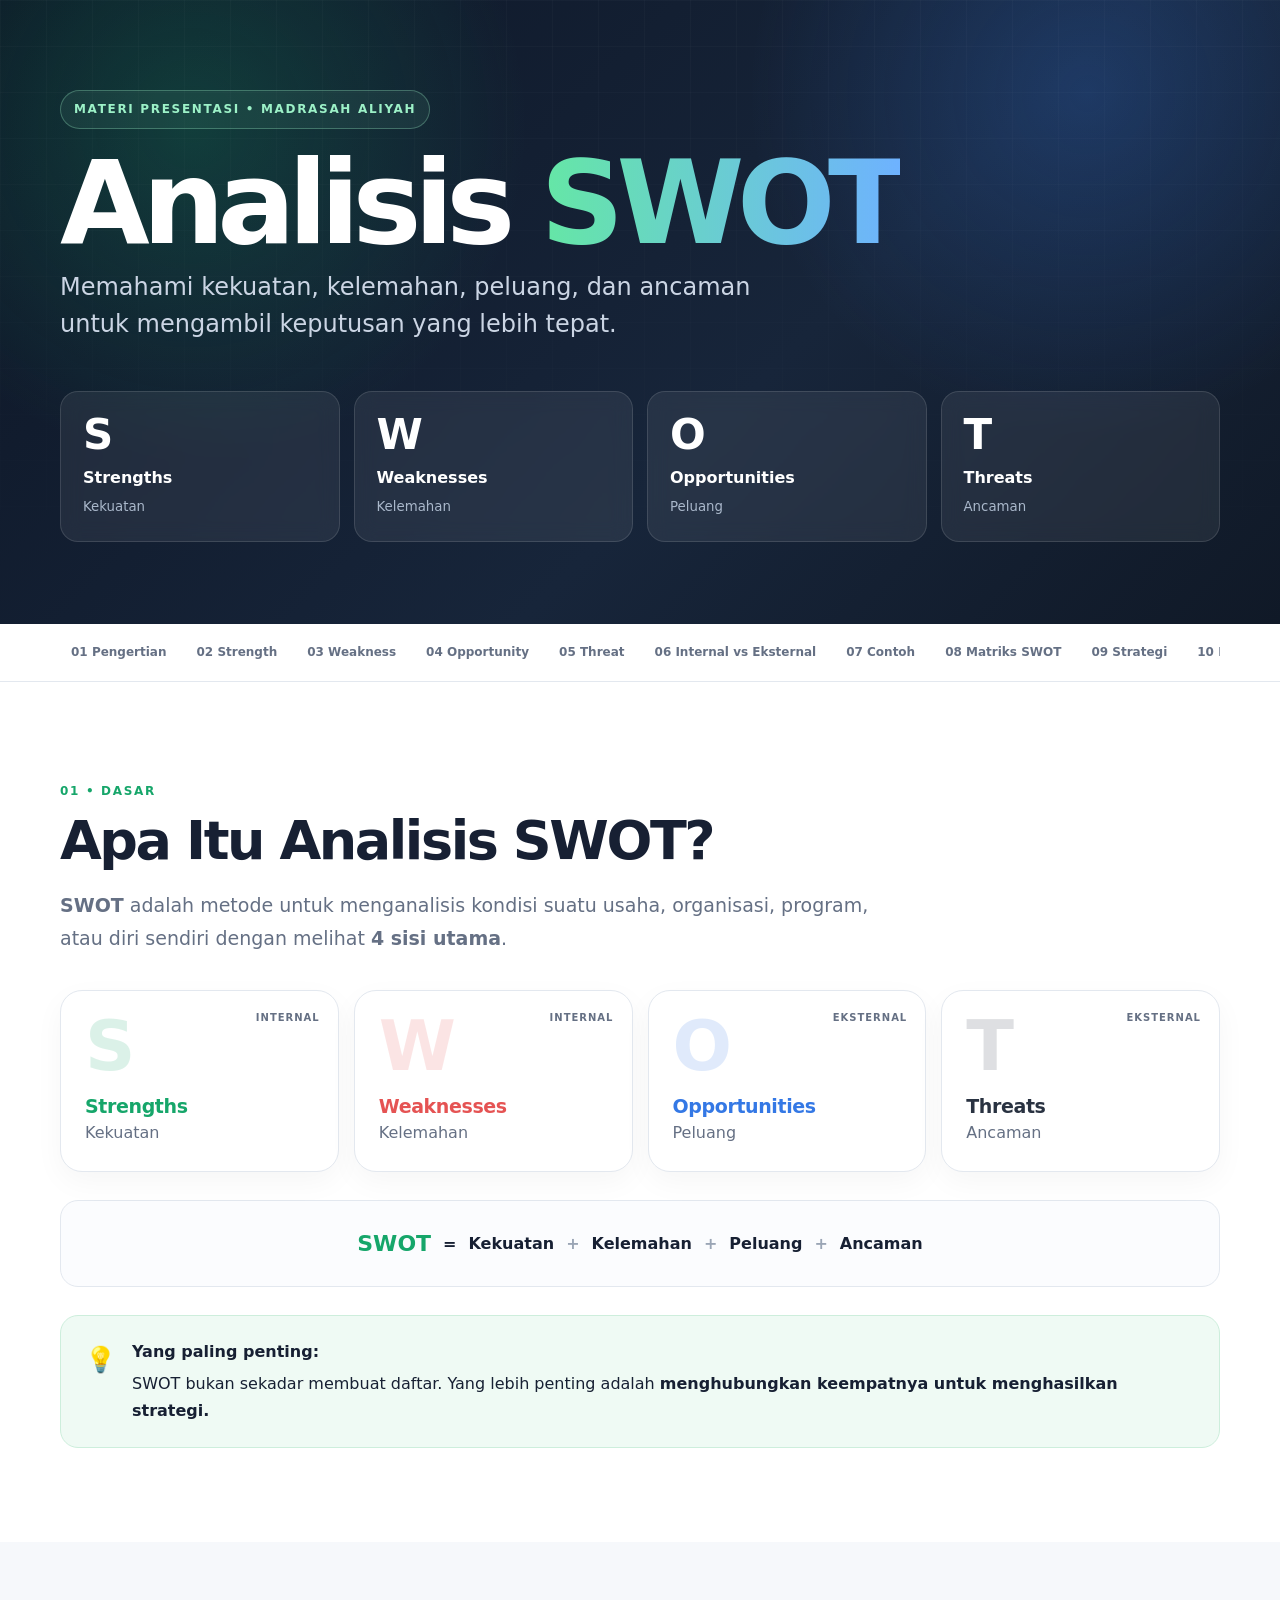
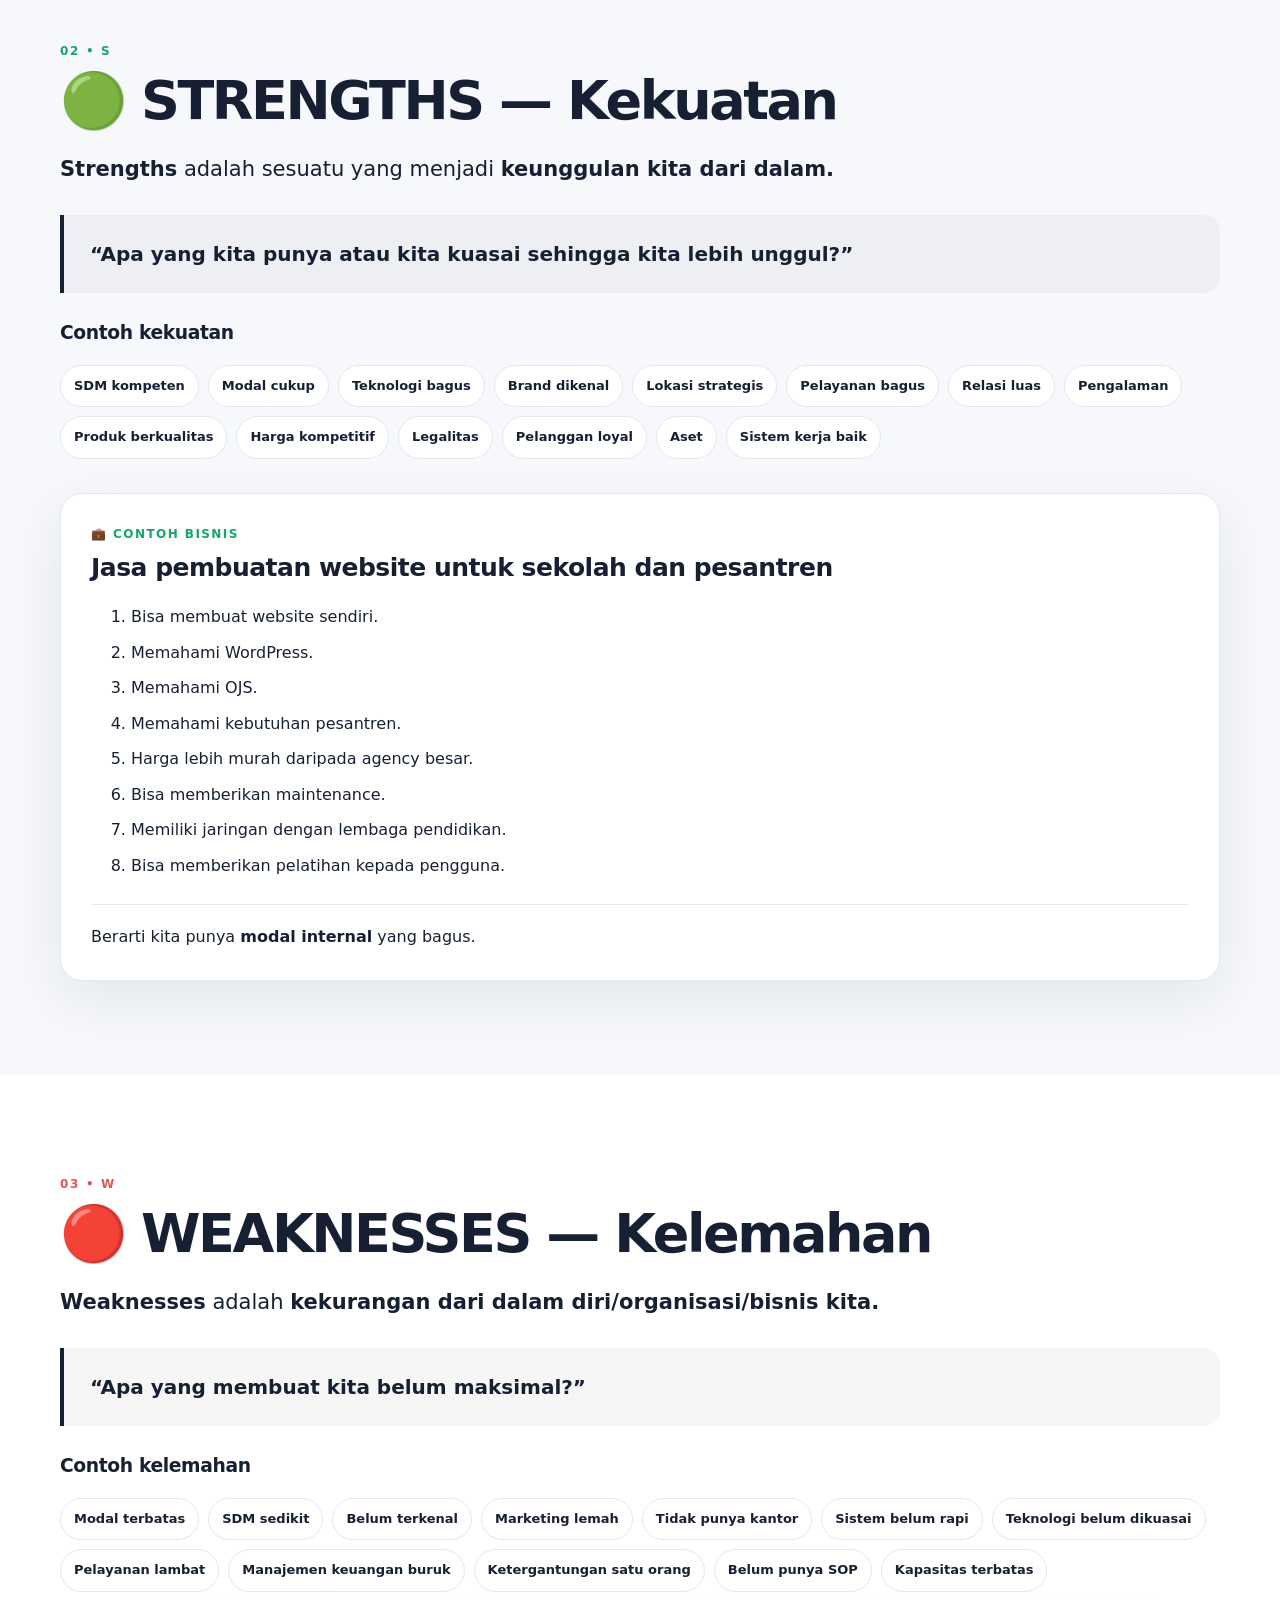
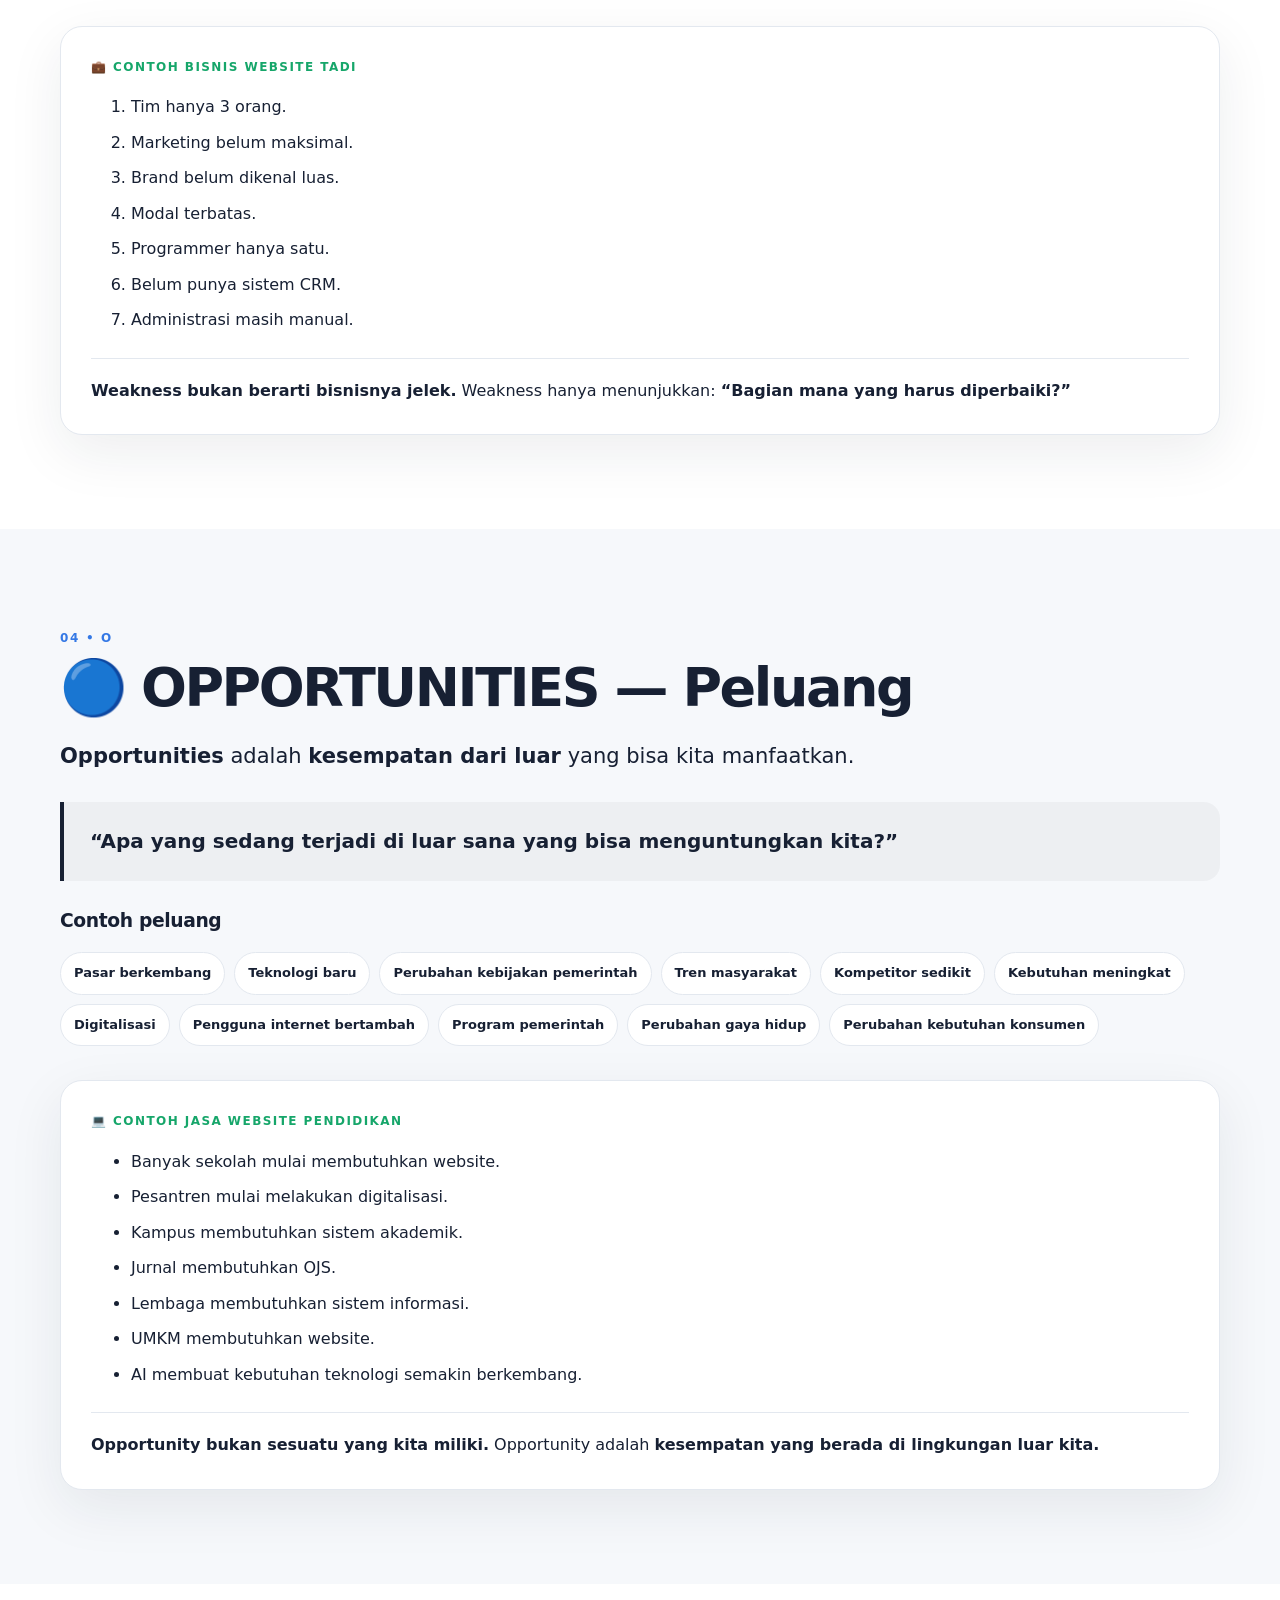
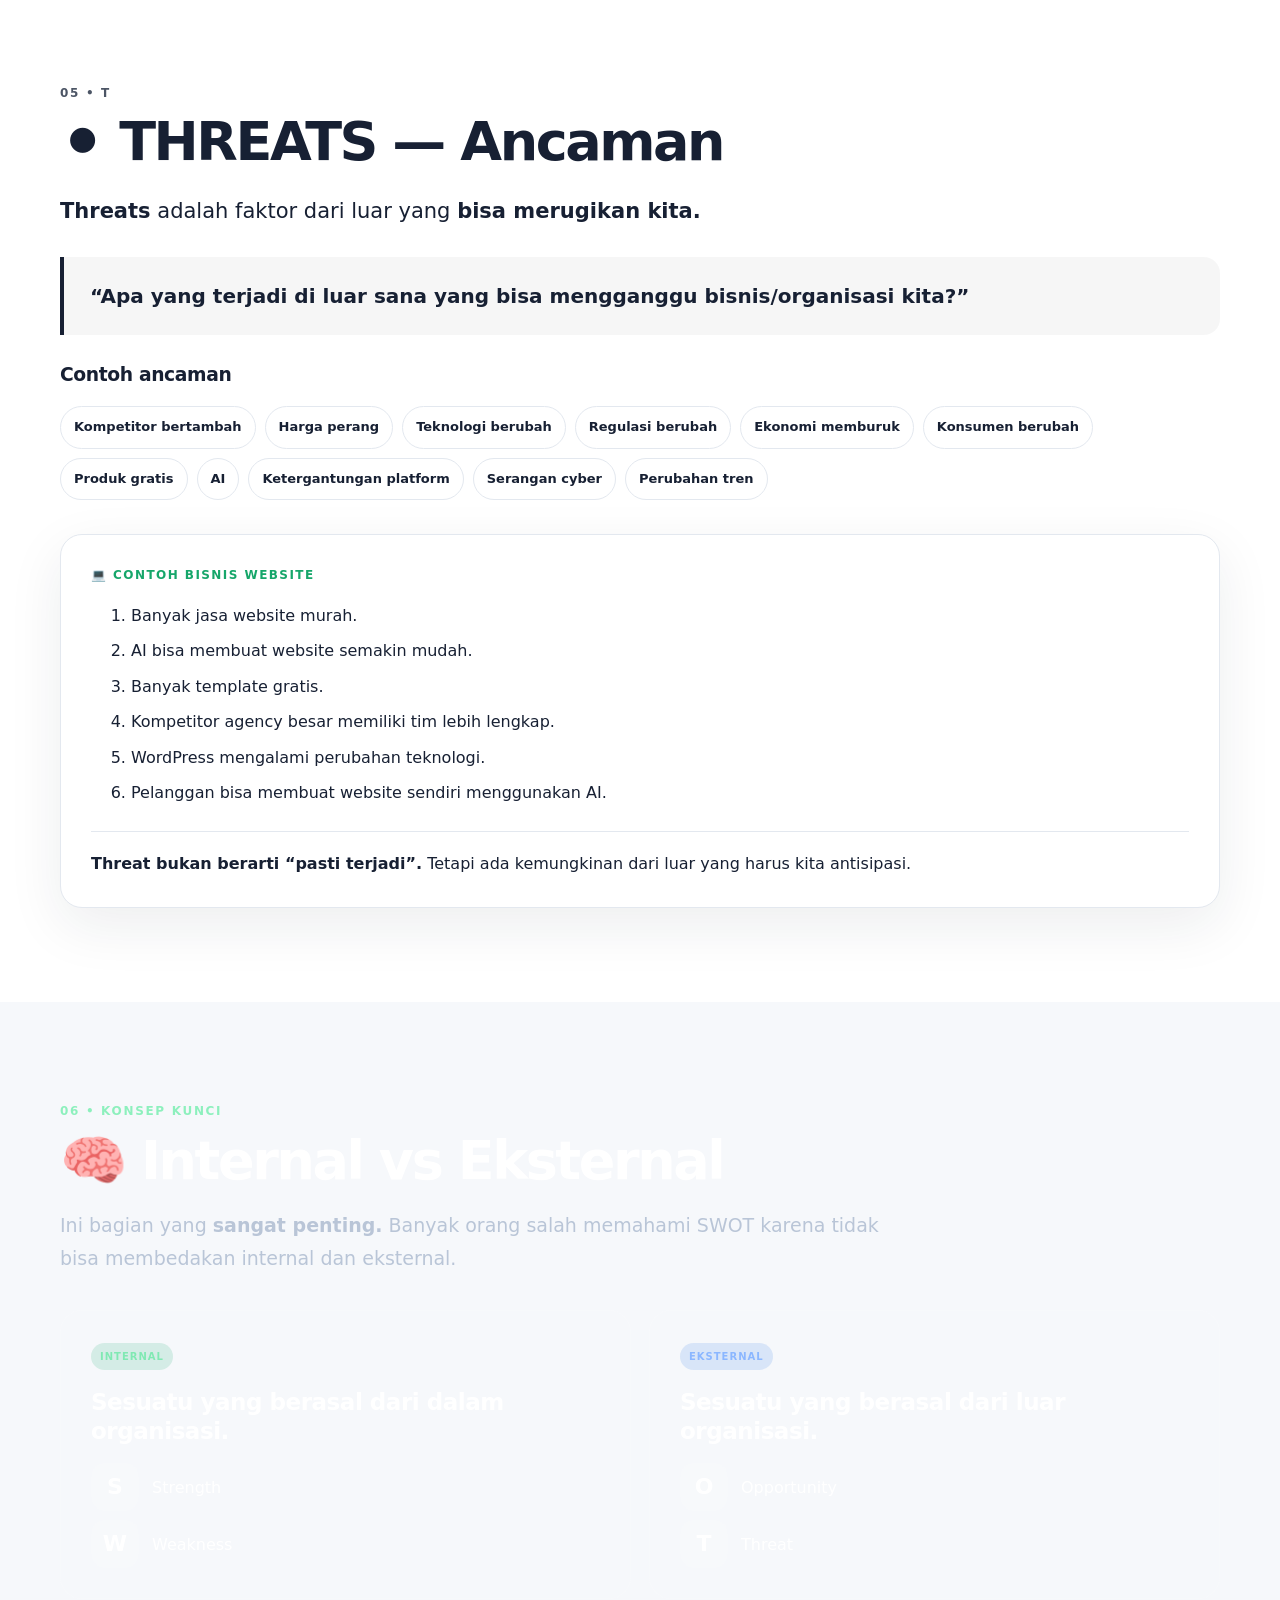
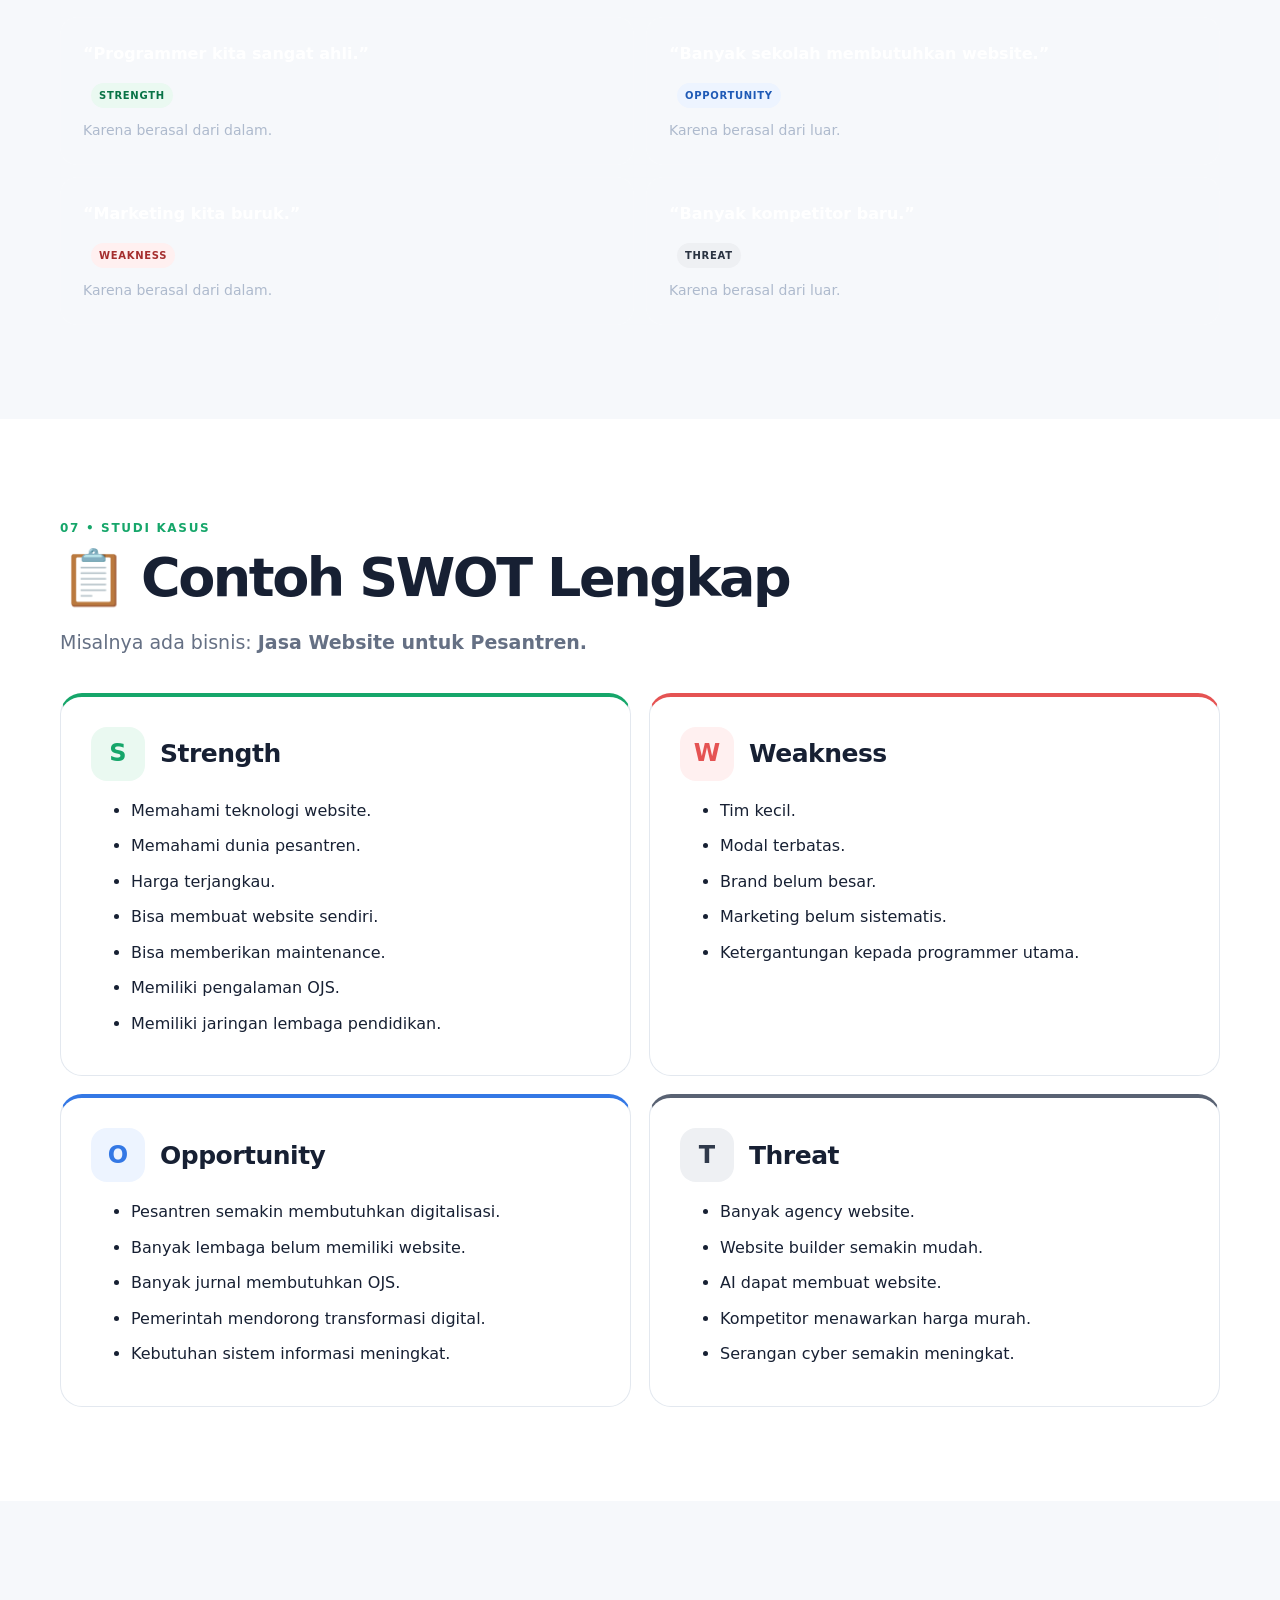
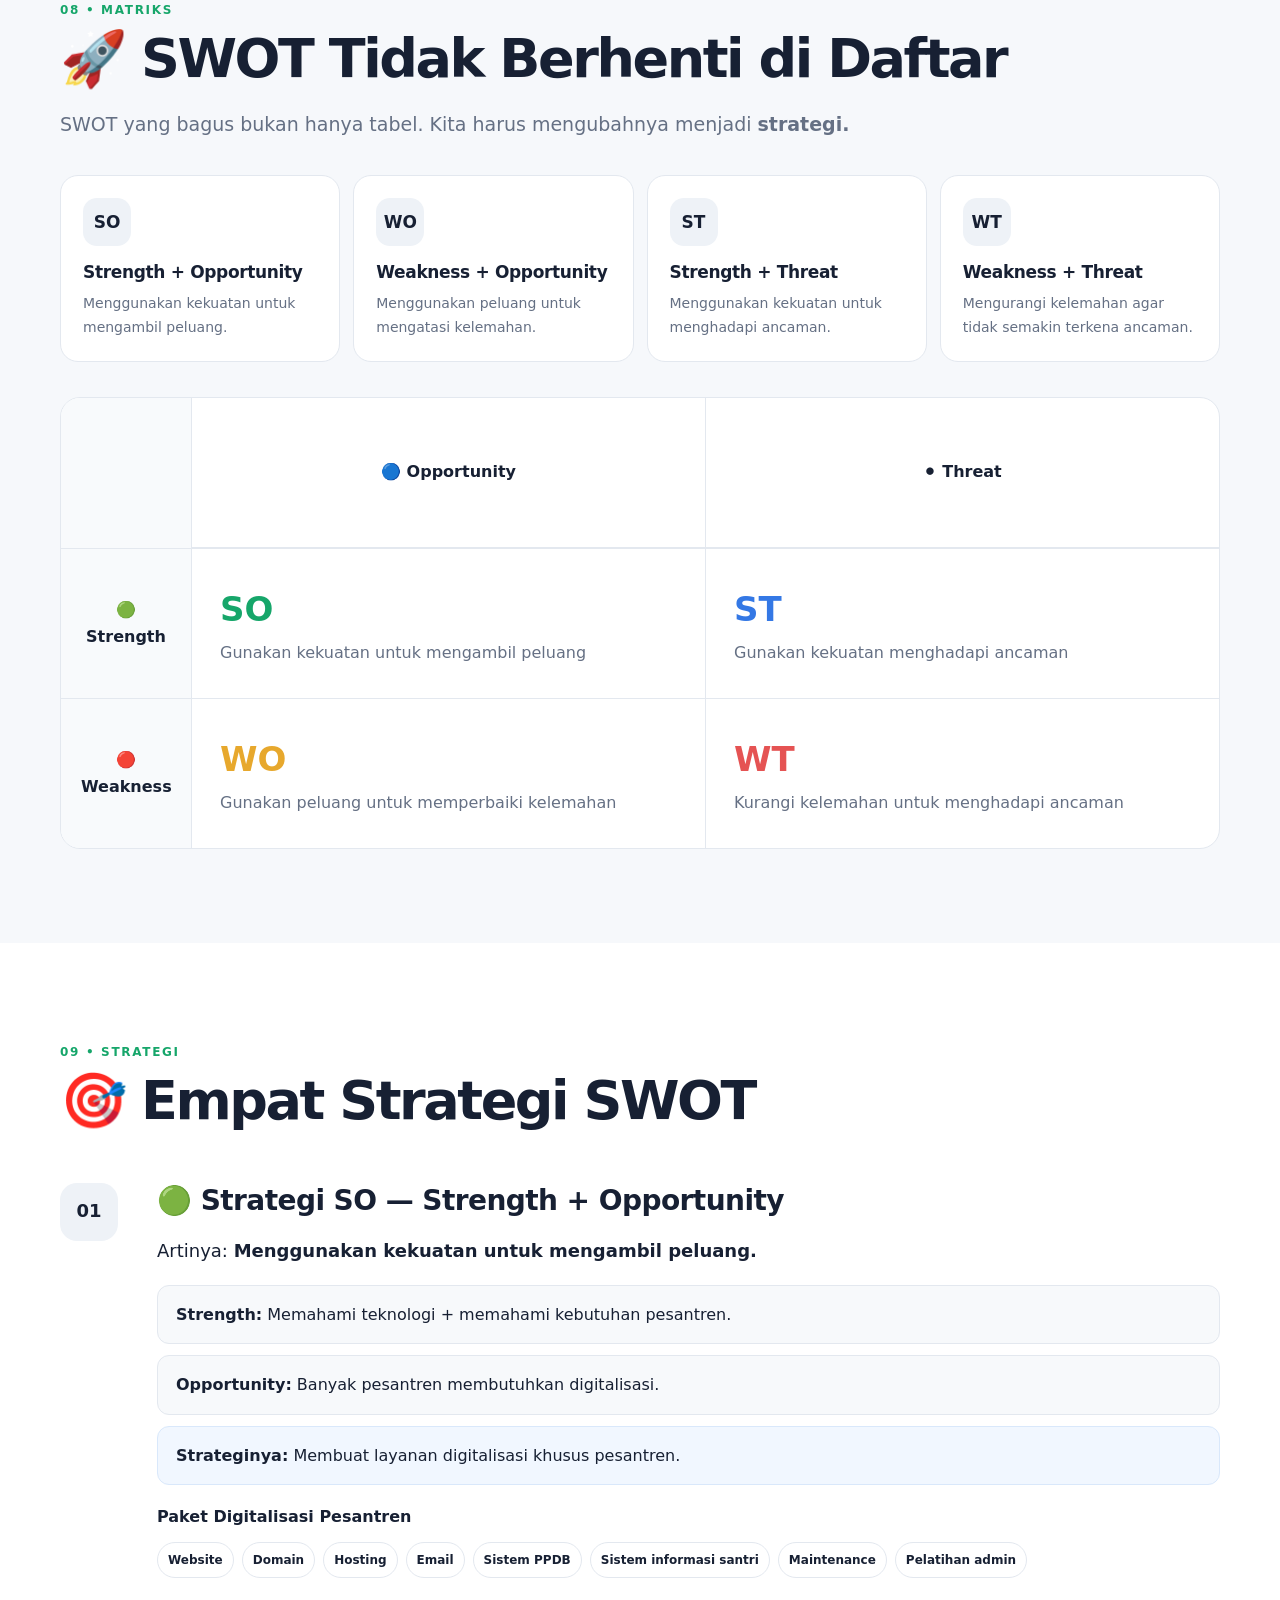
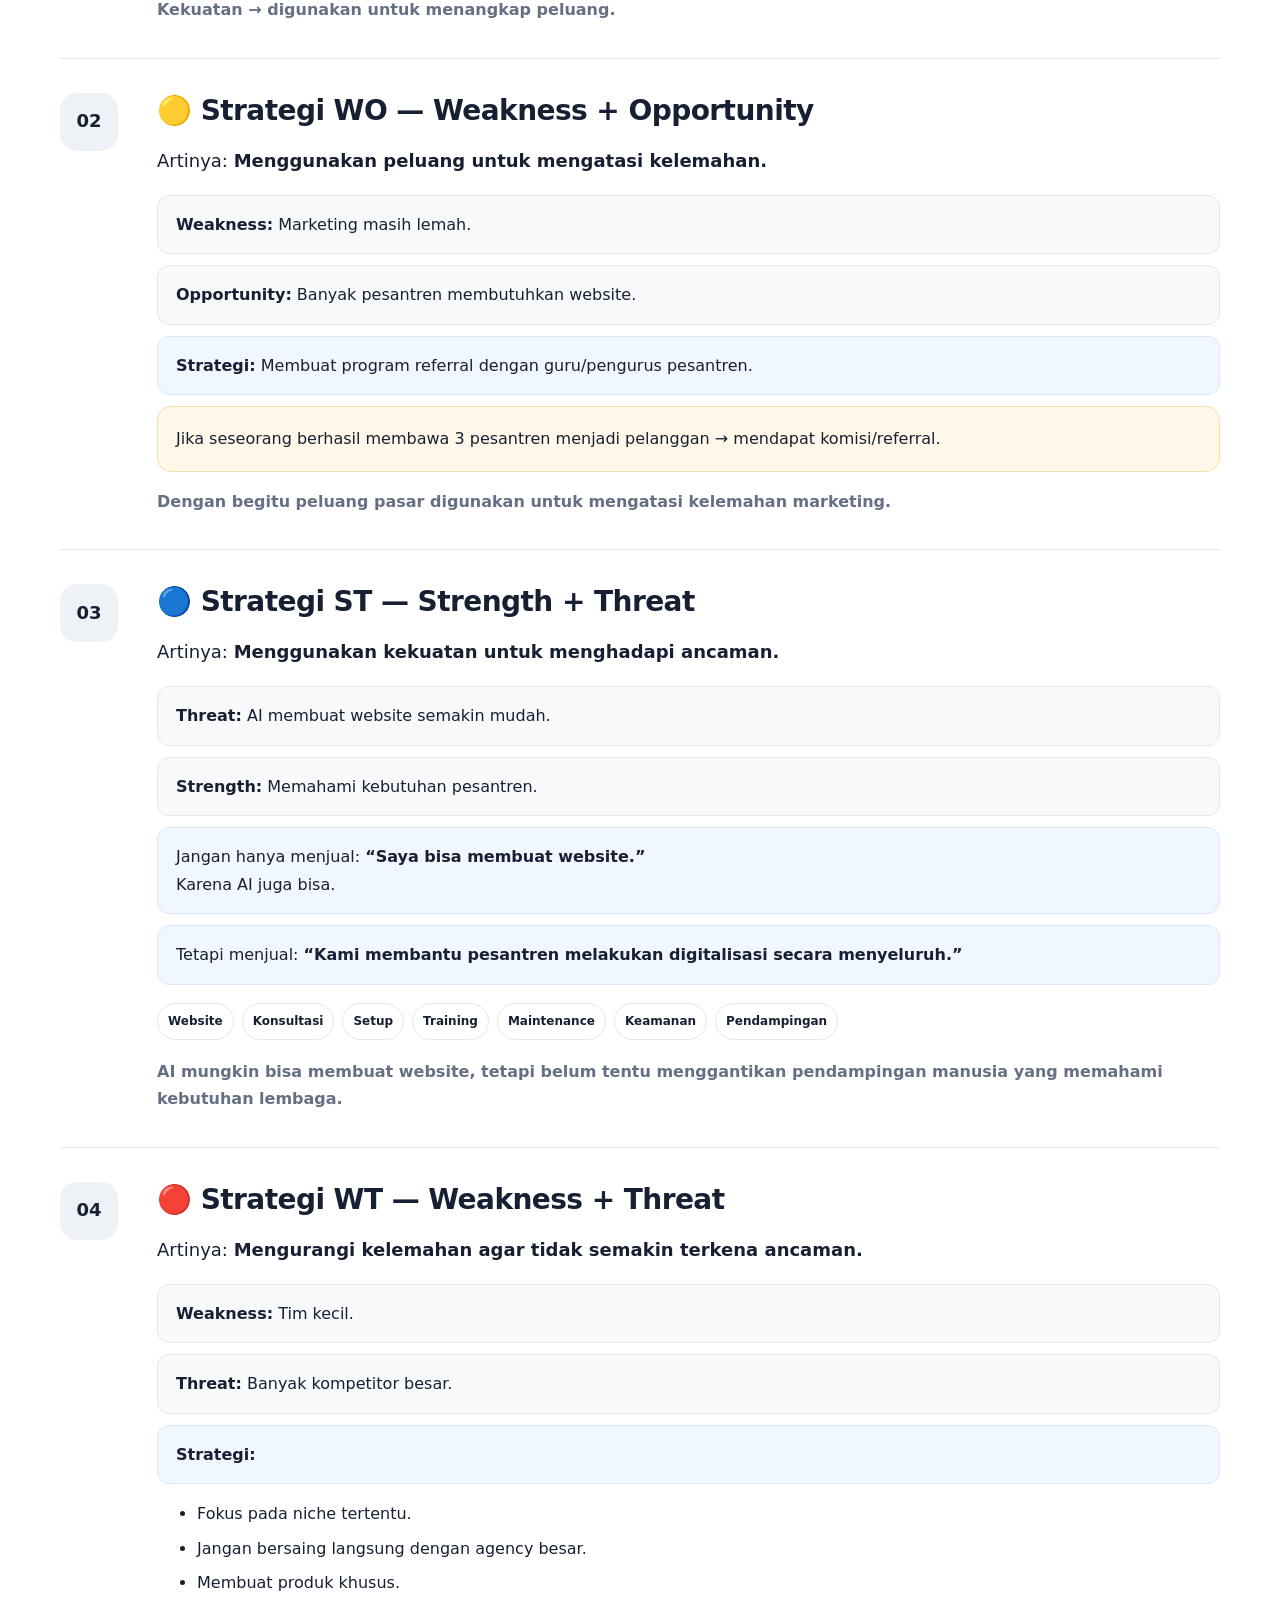
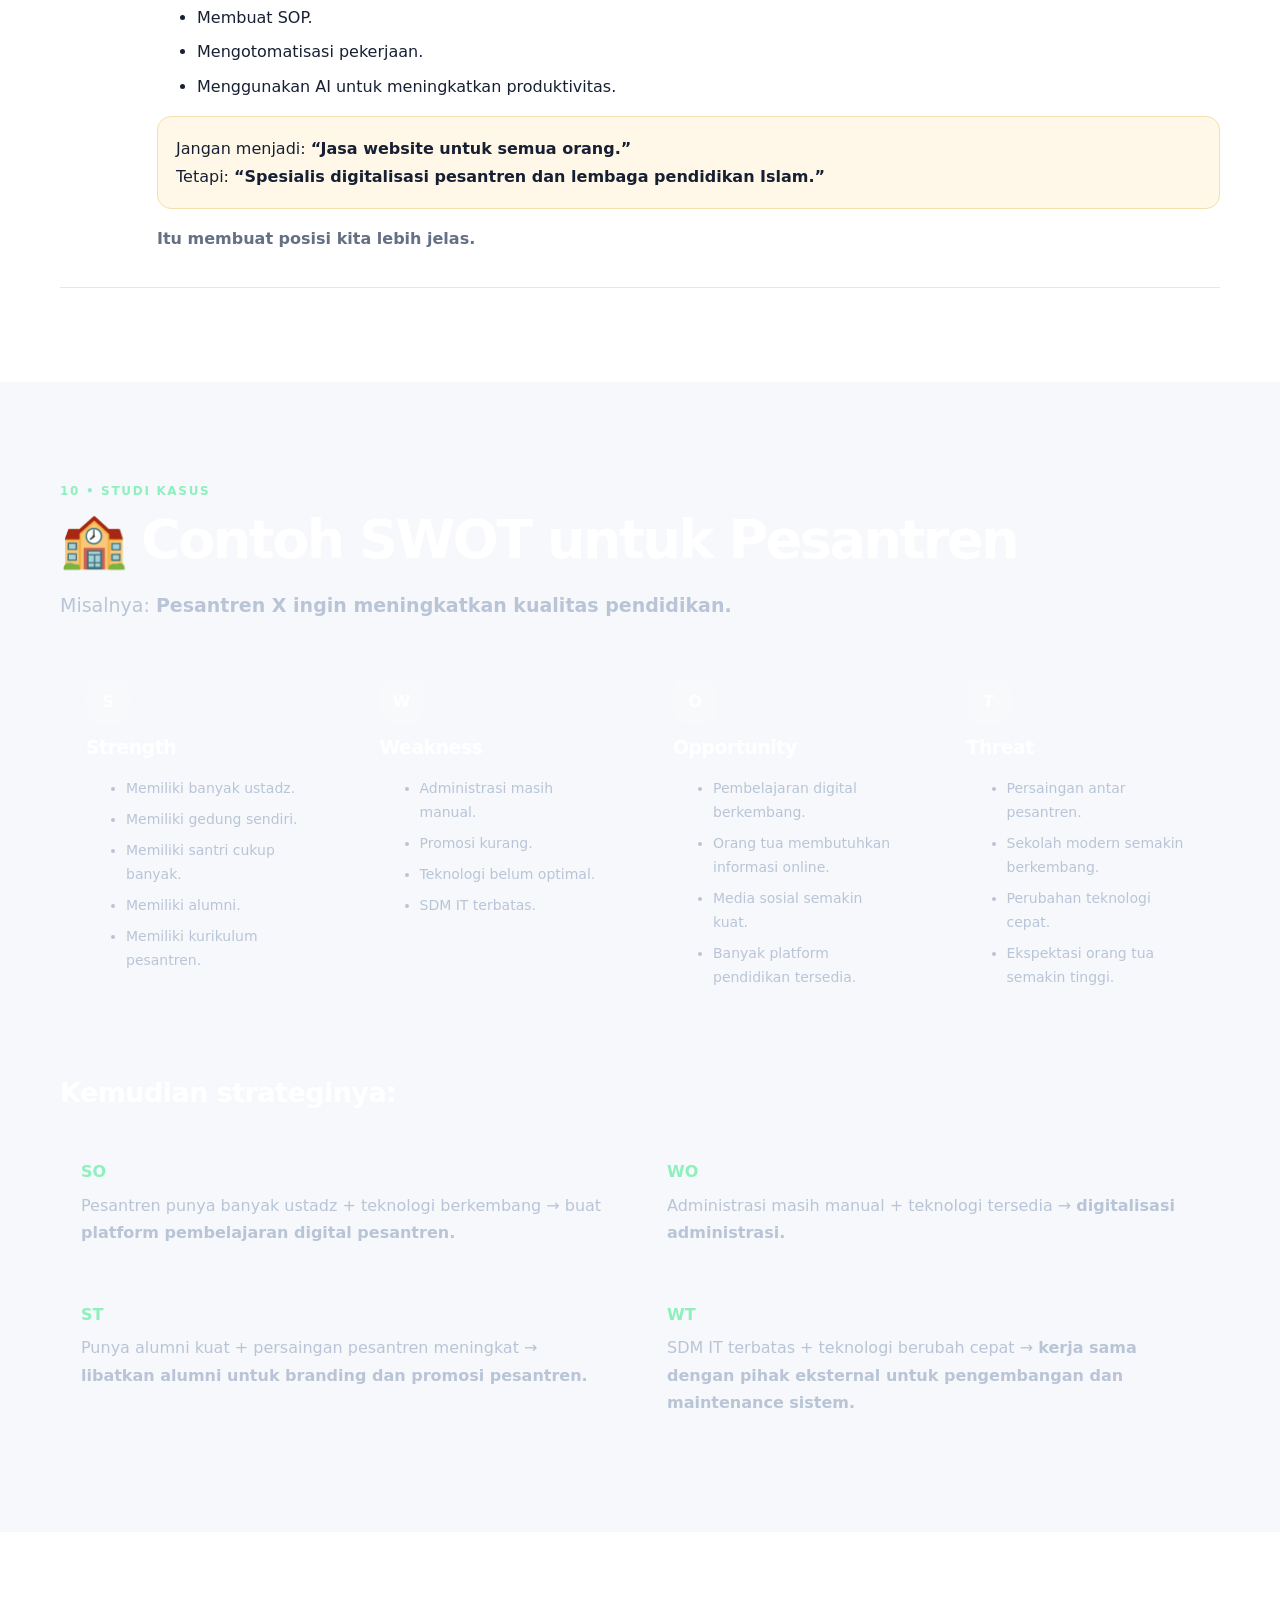
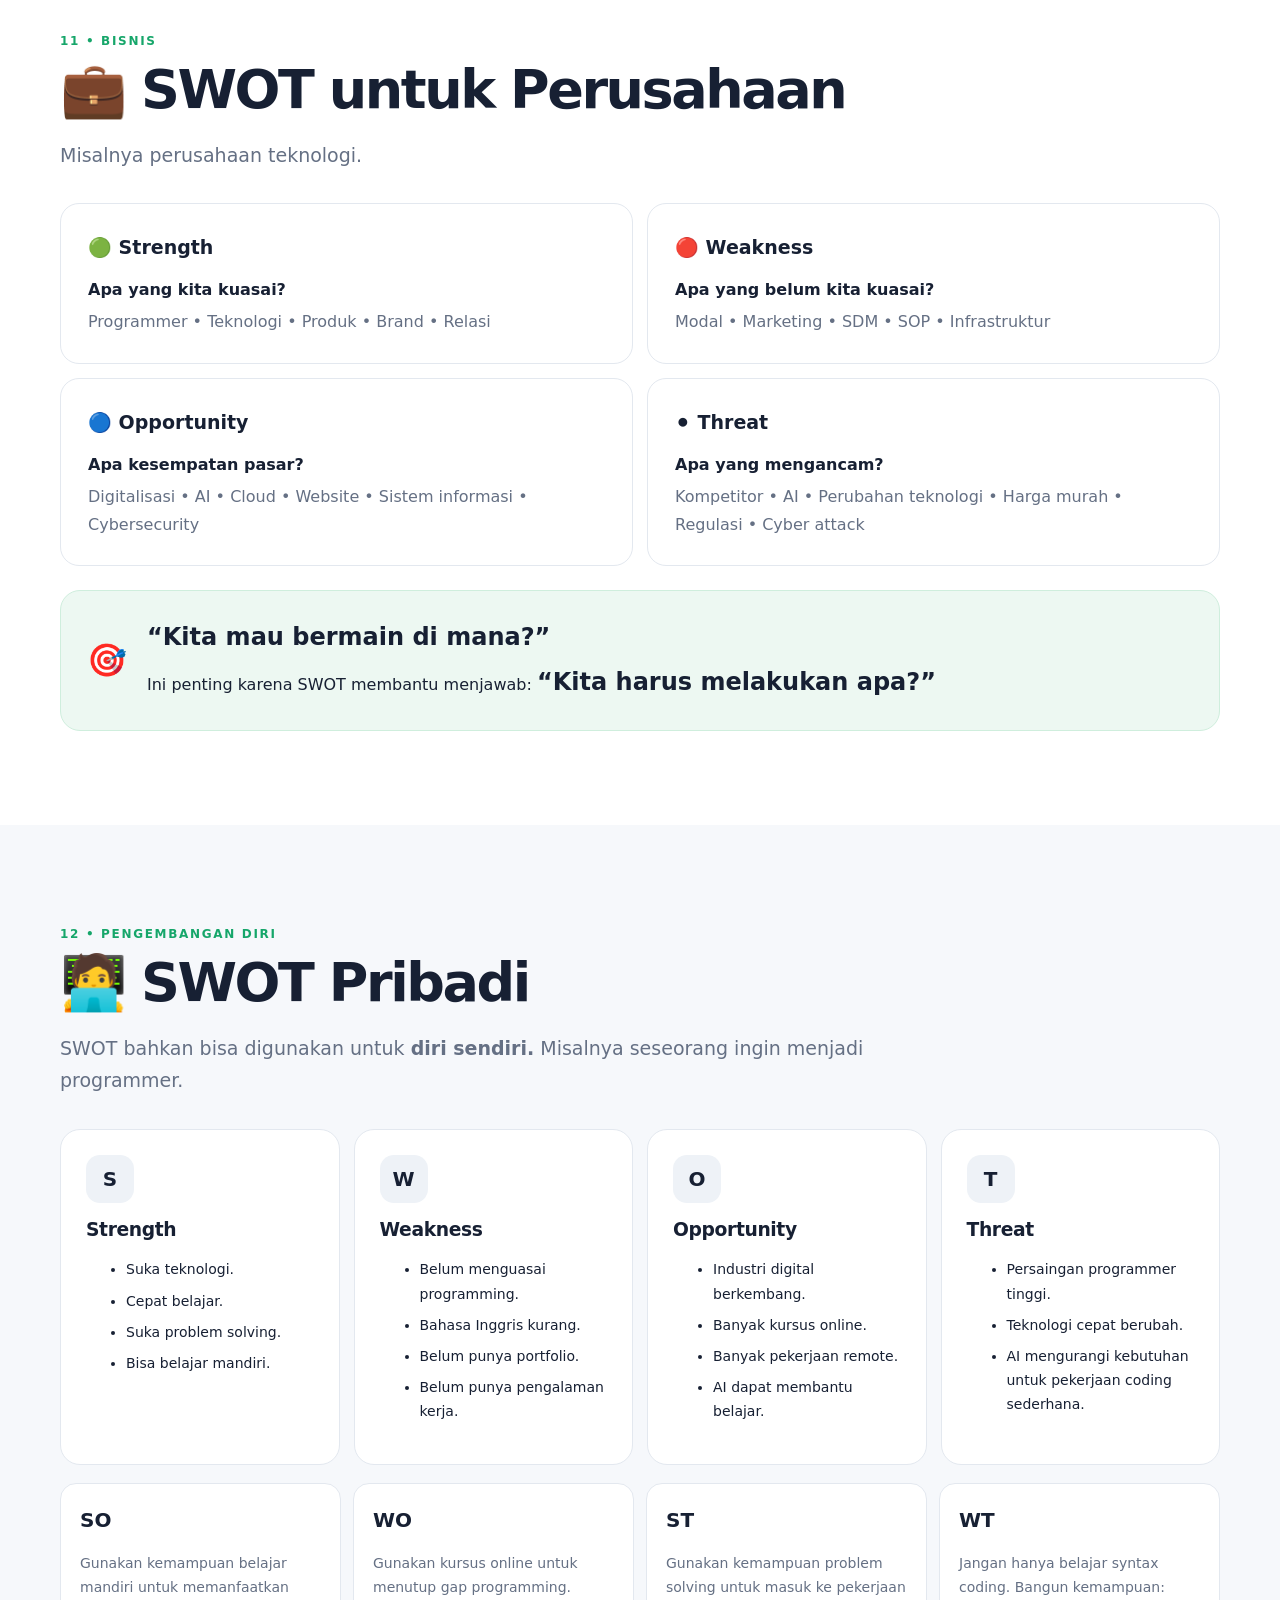
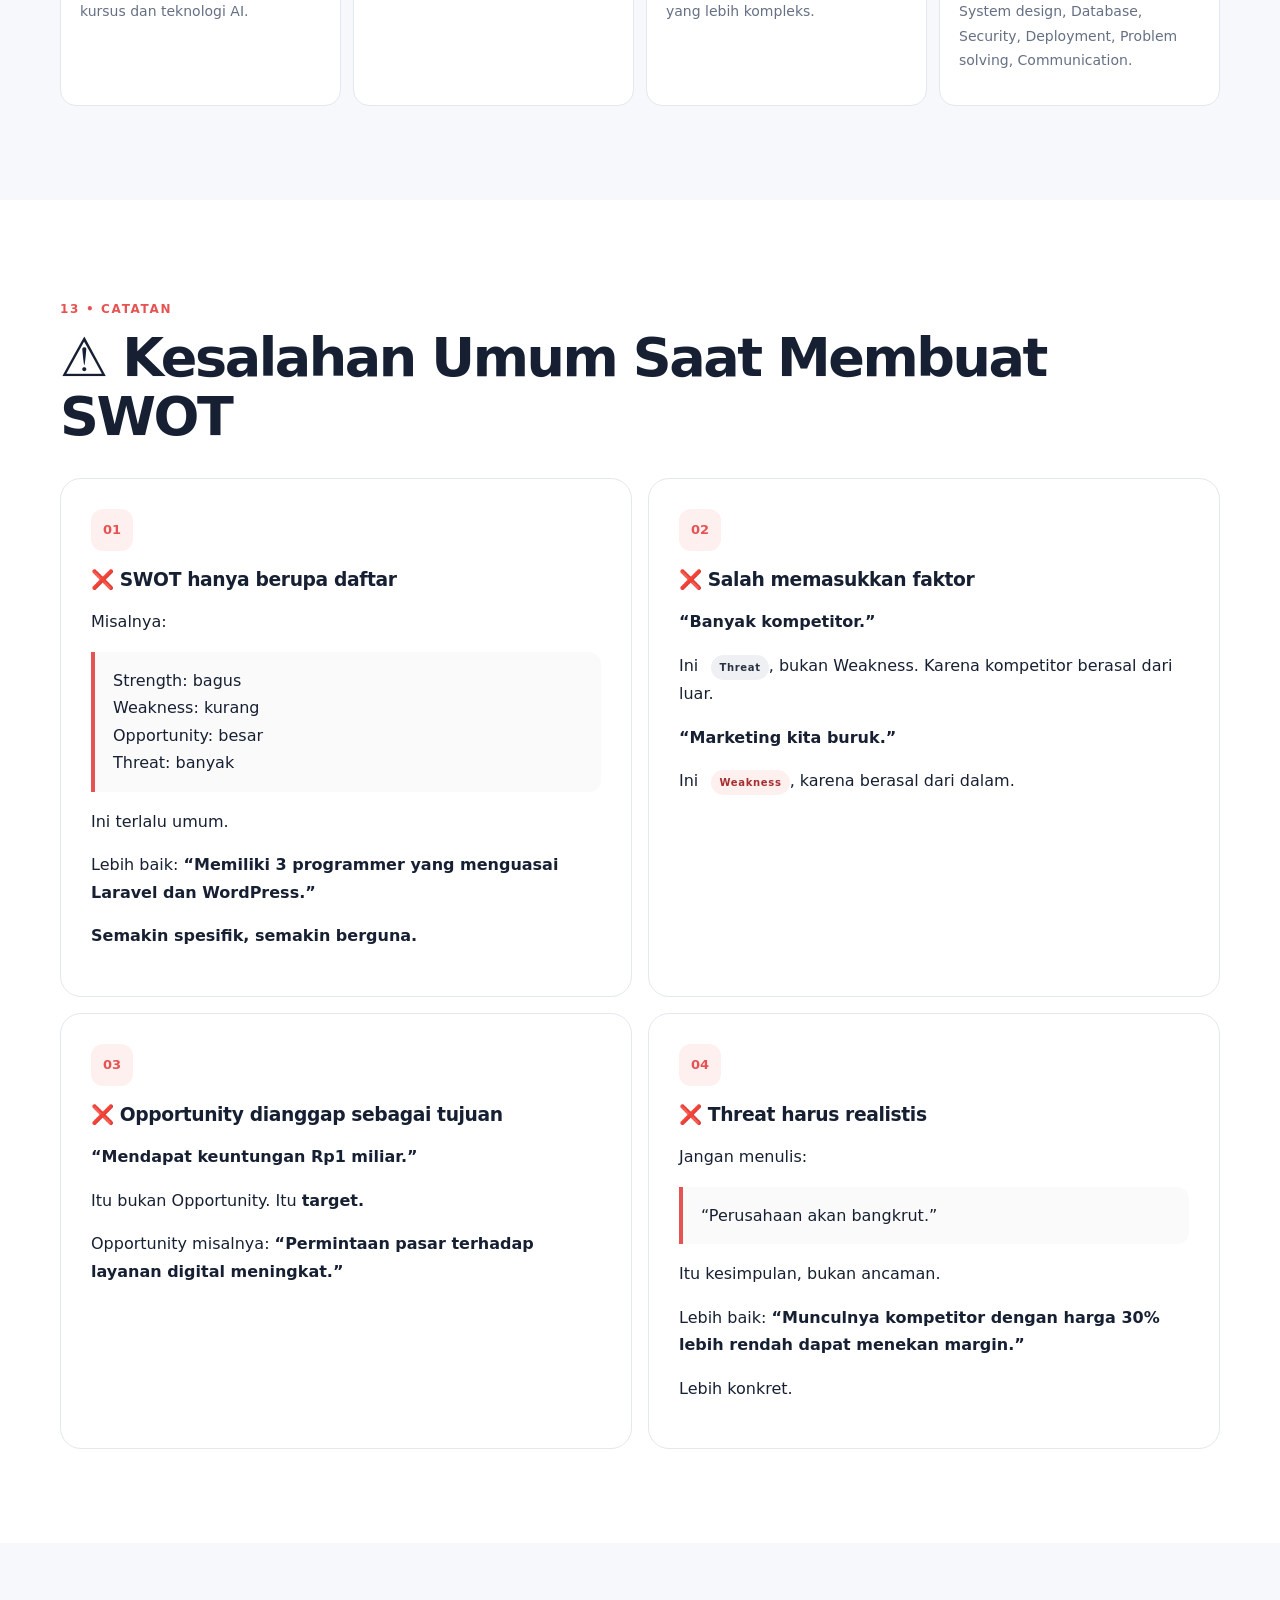
<file: manuja/kelas-xi/pkwu/SWOT/index.html>
<!DOCTYPE html>
<html lang="id">
<head>
  <meta charset="UTF-8">
  <meta name="viewport" content="width=device-width, initial-scale=1.0">
  <meta name="description" content="Materi pembelajaran Analisis SWOT lengkap untuk presentasi Madrasah Aliyah (MA).">
  <title>Analisis SWOT — Materi Presentasi MA</title>
  <link rel="stylesheet" href="style.css">
</head>
<body>

  <header class="hero">
    <div class="hero-grid"></div>
    <div class="container hero-content">
      <span class="eyebrow">MATERI PRESENTASI • MADRASAH ALIYAH</span>
      <h1>Analisis <span>SWOT</span></h1>
      <p class="hero-lead">
        Memahami kekuatan, kelemahan, peluang, dan ancaman untuk mengambil keputusan yang lebih tepat.
      </p>

      <div class="hero-cards">
        <div class="mini-card"><strong>S</strong><span>Strengths</span><small>Kekuatan</small></div>
        <div class="mini-card"><strong>W</strong><span>Weaknesses</span><small>Kelemahan</small></div>
        <div class="mini-card"><strong>O</strong><span>Opportunities</span><small>Peluang</small></div>
        <div class="mini-card"><strong>T</strong><span>Threats</span><small>Ancaman</small></div>
      </div>
    </div>
  </header>

  <nav class="toc">
    <div class="container toc-inner">
      <a href="#pengertian">01 Pengertian</a>
      <a href="#strength">02 Strength</a>
      <a href="#weakness">03 Weakness</a>
      <a href="#opportunity">04 Opportunity</a>
      <a href="#threat">05 Threat</a>
      <a href="#internal-eksternal">06 Internal vs Eksternal</a>
      <a href="#contoh">07 Contoh</a>
      <a href="#matriks">08 Matriks SWOT</a>
      <a href="#strategi">09 Strategi</a>
      <a href="#pesantren">10 Pesantren</a>
      <a href="#perusahaan">11 Perusahaan</a>
      <a href="#pribadi">12 Pribadi</a>
      <a href="#kesalahan">13 Kesalahan</a>
      <a href="#cara-berpikir">14 Cara Berpikir</a>
      <a href="#rumus">15 Rumus Akhir</a>
    </div>
  </nav>

  <main>

    <section id="pengertian" class="section">
      <div class="container">
        <div class="section-label">01 • DASAR</div>
        <h2>Apa Itu Analisis SWOT?</h2>
        <p class="lead">
          <strong>SWOT</strong> adalah metode untuk menganalisis kondisi suatu usaha, organisasi,
          program, atau diri sendiri dengan melihat <strong>4 sisi utama</strong>.
        </p>

        <div class="swot-overview">
          <article class="swot-card strength">
            <div class="letter">S</div>
            <div><h3>Strengths</h3><p>Kekuatan</p></div>
            <span class="source">Internal</span>
          </article>
          <article class="swot-card weakness">
            <div class="letter">W</div>
            <div><h3>Weaknesses</h3><p>Kelemahan</p></div>
            <span class="source">Internal</span>
          </article>
          <article class="swot-card opportunity">
            <div class="letter">O</div>
            <div><h3>Opportunities</h3><p>Peluang</p></div>
            <span class="source">Eksternal</span>
          </article>
          <article class="swot-card threat">
            <div class="letter">T</div>
            <div><h3>Threats</h3><p>Ancaman</p></div>
            <span class="source">Eksternal</span>
          </article>
        </div>

        <div class="formula">
          <span>SWOT</span>
          <b>=</b>
          <span>Kekuatan</span><i>+</i>
          <span>Kelemahan</span><i>+</i>
          <span>Peluang</span><i>+</i>
          <span>Ancaman</span>
        </div>

        <div class="callout important">
          <span class="icon">💡</span>
          <div>
            <strong>Yang paling penting:</strong>
            <p>SWOT bukan sekadar membuat daftar. Yang lebih penting adalah <strong>menghubungkan keempatnya untuk menghasilkan strategi.</strong></p>
          </div>
        </div>
      </div>
    </section>

    <section id="strength" class="section section-tint">
      <div class="container">
        <div class="section-label green">02 • S</div>
        <h2>🟢 STRENGTHS — Kekuatan</h2>
        <p class="definition"><strong>Strengths</strong> adalah sesuatu yang menjadi <strong>keunggulan kita dari dalam.</strong></p>

        <div class="question">“Apa yang kita punya atau kita kuasai sehingga kita lebih unggul?”</div>

        <h3>Contoh kekuatan</h3>
        <div class="chips">
          <span>SDM kompeten</span><span>Modal cukup</span><span>Teknologi bagus</span>
          <span>Brand dikenal</span><span>Lokasi strategis</span><span>Pelayanan bagus</span>
          <span>Relasi luas</span><span>Pengalaman</span><span>Produk berkualitas</span>
          <span>Harga kompetitif</span><span>Legalitas</span><span>Pelanggan loyal</span>
          <span>Aset</span><span>Sistem kerja baik</span>
        </div>

        <div class="example-box">
          <div class="example-head">💼 Contoh bisnis</div>
          <h3>Jasa pembuatan website untuk sekolah dan pesantren</h3>
          <ol>
            <li>Bisa membuat website sendiri.</li>
            <li>Memahami WordPress.</li>
            <li>Memahami OJS.</li>
            <li>Memahami kebutuhan pesantren.</li>
            <li>Harga lebih murah daripada agency besar.</li>
            <li>Bisa memberikan maintenance.</li>
            <li>Memiliki jaringan dengan lembaga pendidikan.</li>
            <li>Bisa memberikan pelatihan kepada pengguna.</li>
          </ol>
          <p class="takeaway">Berarti kita punya <strong>modal internal</strong> yang bagus.</p>
        </div>
      </div>
    </section>

    <section id="weakness" class="section">
      <div class="container">
        <div class="section-label red">03 • W</div>
        <h2>🔴 WEAKNESSES — Kelemahan</h2>
        <p class="definition"><strong>Weaknesses</strong> adalah <strong>kekurangan dari dalam diri/organisasi/bisnis kita.</strong></p>

        <div class="question">“Apa yang membuat kita belum maksimal?”</div>

        <h3>Contoh kelemahan</h3>
        <div class="chips">
          <span>Modal terbatas</span><span>SDM sedikit</span><span>Belum terkenal</span>
          <span>Marketing lemah</span><span>Tidak punya kantor</span><span>Sistem belum rapi</span>
          <span>Teknologi belum dikuasai</span><span>Pelayanan lambat</span><span>Manajemen keuangan buruk</span>
          <span>Ketergantungan satu orang</span><span>Belum punya SOP</span><span>Kapasitas terbatas</span>
        </div>

        <div class="example-box">
          <div class="example-head">💼 Contoh bisnis website tadi</div>
          <ol>
            <li>Tim hanya 3 orang.</li>
            <li>Marketing belum maksimal.</li>
            <li>Brand belum dikenal luas.</li>
            <li>Modal terbatas.</li>
            <li>Programmer hanya satu.</li>
            <li>Belum punya sistem CRM.</li>
            <li>Administrasi masih manual.</li>
          </ol>
          <p class="takeaway"><strong>Weakness bukan berarti bisnisnya jelek.</strong> Weakness hanya menunjukkan: <strong>“Bagian mana yang harus diperbaiki?”</strong></p>
        </div>
      </div>
    </section>

    <section id="opportunity" class="section section-tint">
      <div class="container">
        <div class="section-label blue">04 • O</div>
        <h2>🔵 OPPORTUNITIES — Peluang</h2>
        <p class="definition"><strong>Opportunities</strong> adalah <strong>kesempatan dari luar</strong> yang bisa kita manfaatkan.</p>

        <div class="question">“Apa yang sedang terjadi di luar sana yang bisa menguntungkan kita?”</div>

        <h3>Contoh peluang</h3>
        <div class="chips">
          <span>Pasar berkembang</span><span>Teknologi baru</span><span>Perubahan kebijakan pemerintah</span>
          <span>Tren masyarakat</span><span>Kompetitor sedikit</span><span>Kebutuhan meningkat</span>
          <span>Digitalisasi</span><span>Pengguna internet bertambah</span><span>Program pemerintah</span>
          <span>Perubahan gaya hidup</span><span>Perubahan kebutuhan konsumen</span>
        </div>

        <div class="example-box">
          <div class="example-head">💻 Contoh jasa website pendidikan</div>
          <ul>
            <li>Banyak sekolah mulai membutuhkan website.</li>
            <li>Pesantren mulai melakukan digitalisasi.</li>
            <li>Kampus membutuhkan sistem akademik.</li>
            <li>Jurnal membutuhkan OJS.</li>
            <li>Lembaga membutuhkan sistem informasi.</li>
            <li>UMKM membutuhkan website.</li>
            <li>AI membuat kebutuhan teknologi semakin berkembang.</li>
          </ul>
          <p class="takeaway"><strong>Opportunity bukan sesuatu yang kita miliki.</strong> Opportunity adalah <strong>kesempatan yang berada di lingkungan luar kita.</strong></p>
        </div>
      </div>
    </section>

    <section id="threat" class="section">
      <div class="container">
        <div class="section-label dark">05 • T</div>
        <h2>⚫ THREATS — Ancaman</h2>
        <p class="definition"><strong>Threats</strong> adalah faktor dari luar yang <strong>bisa merugikan kita.</strong></p>

        <div class="question">“Apa yang terjadi di luar sana yang bisa mengganggu bisnis/organisasi kita?”</div>

        <h3>Contoh ancaman</h3>
        <div class="chips">
          <span>Kompetitor bertambah</span><span>Harga perang</span><span>Teknologi berubah</span>
          <span>Regulasi berubah</span><span>Ekonomi memburuk</span><span>Konsumen berubah</span>
          <span>Produk gratis</span><span>AI</span><span>Ketergantungan platform</span>
          <span>Serangan cyber</span><span>Perubahan tren</span>
        </div>

        <div class="example-box">
          <div class="example-head">💻 Contoh bisnis website</div>
          <ol>
            <li>Banyak jasa website murah.</li>
            <li>AI bisa membuat website semakin mudah.</li>
            <li>Banyak template gratis.</li>
            <li>Kompetitor agency besar memiliki tim lebih lengkap.</li>
            <li>WordPress mengalami perubahan teknologi.</li>
            <li>Pelanggan bisa membuat website sendiri menggunakan AI.</li>
          </ol>
          <p class="takeaway"><strong>Threat bukan berarti “pasti terjadi”.</strong> Tetapi ada kemungkinan dari luar yang harus kita antisipasi.</p>
        </div>
      </div>
    </section>

    <section id="internal-eksternal" class="section section-dark">
      <div class="container">
        <div class="section-label light">06 • KONSEP KUNCI</div>
        <h2>🧠 Internal vs Eksternal</h2>
        <p class="lead light-text">Ini bagian yang <strong>sangat penting.</strong> Banyak orang salah memahami SWOT karena tidak bisa membedakan internal dan eksternal.</p>

        <div class="two-columns">
          <div class="dark-panel">
            <span class="panel-tag internal">INTERNAL</span>
            <h3>Sesuatu yang berasal dari dalam organisasi.</h3>
            <div class="big-pairs"><b>S</b><span>Strength</span><b>W</b><span>Weakness</span></div>
          </div>
          <div class="dark-panel">
            <span class="panel-tag external">EKSTERNAL</span>
            <h3>Sesuatu yang berasal dari luar organisasi.</h3>
            <div class="big-pairs"><b>O</b><span>Opportunity</span><b>T</b><span>Threat</span></div>
          </div>
        </div>

        <div class="examples-grid">
          <div><strong>“Programmer kita sangat ahli.”</strong><span class="badge s">STRENGTH</span><p>Karena berasal dari dalam.</p></div>
          <div><strong>“Banyak sekolah membutuhkan website.”</strong><span class="badge o">OPPORTUNITY</span><p>Karena berasal dari luar.</p></div>
          <div><strong>“Marketing kita buruk.”</strong><span class="badge w">WEAKNESS</span><p>Karena berasal dari dalam.</p></div>
          <div><strong>“Banyak kompetitor baru.”</strong><span class="badge t">THREAT</span><p>Karena berasal dari luar.</p></div>
        </div>
      </div>
    </section>

    <section id="contoh" class="section">
      <div class="container">
        <div class="section-label">07 • STUDI KASUS</div>
        <h2>📋 Contoh SWOT Lengkap</h2>
        <p class="lead">Misalnya ada bisnis: <strong>Jasa Website untuk Pesantren.</strong></p>

        <div class="four-quadrants">
          <article class="quadrant q-s">
            <div class="q-title"><span>S</span><h3>Strength</h3></div>
            <ul>
              <li>Memahami teknologi website.</li>
              <li>Memahami dunia pesantren.</li>
              <li>Harga terjangkau.</li>
              <li>Bisa membuat website sendiri.</li>
              <li>Bisa memberikan maintenance.</li>
              <li>Memiliki pengalaman OJS.</li>
              <li>Memiliki jaringan lembaga pendidikan.</li>
            </ul>
          </article>

          <article class="quadrant q-w">
            <div class="q-title"><span>W</span><h3>Weakness</h3></div>
            <ul>
              <li>Tim kecil.</li>
              <li>Modal terbatas.</li>
              <li>Brand belum besar.</li>
              <li>Marketing belum sistematis.</li>
              <li>Ketergantungan kepada programmer utama.</li>
            </ul>
          </article>

          <article class="quadrant q-o">
            <div class="q-title"><span>O</span><h3>Opportunity</h3></div>
            <ul>
              <li>Pesantren semakin membutuhkan digitalisasi.</li>
              <li>Banyak lembaga belum memiliki website.</li>
              <li>Banyak jurnal membutuhkan OJS.</li>
              <li>Pemerintah mendorong transformasi digital.</li>
              <li>Kebutuhan sistem informasi meningkat.</li>
            </ul>
          </article>

          <article class="quadrant q-t">
            <div class="q-title"><span>T</span><h3>Threat</h3></div>
            <ul>
              <li>Banyak agency website.</li>
              <li>Website builder semakin mudah.</li>
              <li>AI dapat membuat website.</li>
              <li>Kompetitor menawarkan harga murah.</li>
              <li>Serangan cyber semakin meningkat.</li>
            </ul>
          </article>
        </div>
      </div>
    </section>

    <section id="matriks" class="section section-tint">
      <div class="container">
        <div class="section-label">08 • MATRIKS</div>
        <h2>🚀 SWOT Tidak Berhenti di Daftar</h2>
        <p class="lead">
          SWOT yang bagus bukan hanya tabel. Kita harus mengubahnya menjadi <strong>strategi.</strong>
        </p>

        <div class="strategy-cards">
          <article><span>SO</span><h3>Strength + Opportunity</h3><p>Menggunakan kekuatan untuk mengambil peluang.</p></article>
          <article><span>WO</span><h3>Weakness + Opportunity</h3><p>Menggunakan peluang untuk mengatasi kelemahan.</p></article>
          <article><span>ST</span><h3>Strength + Threat</h3><p>Menggunakan kekuatan untuk menghadapi ancaman.</p></article>
          <article><span>WT</span><h3>Weakness + Threat</h3><p>Mengurangi kelemahan agar tidak semakin terkena ancaman.</p></article>
        </div>

        <div class="matrix">
          <div class="matrix-corner"></div>
          <div class="matrix-head">🔵 Opportunity</div>
          <div class="matrix-head">⚫ Threat</div>
          <div class="matrix-side">🟢<br>Strength</div>
          <div class="matrix-cell so"><b>SO</b><span>Gunakan kekuatan untuk mengambil peluang</span></div>
          <div class="matrix-cell st"><b>ST</b><span>Gunakan kekuatan menghadapi ancaman</span></div>
          <div class="matrix-side">🔴<br>Weakness</div>
          <div class="matrix-cell wo"><b>WO</b><span>Gunakan peluang untuk memperbaiki kelemahan</span></div>
          <div class="matrix-cell wt"><b>WT</b><span>Kurangi kelemahan untuk menghadapi ancaman</span></div>
        </div>
      </div>
    </section>

    <section id="strategi" class="section">
      <div class="container">
        <div class="section-label">09 • STRATEGI</div>
        <h2>🎯 Empat Strategi SWOT</h2>

        <article class="strategy-detail so-detail">
          <div class="strategy-number">01</div>
          <div>
            <h3>🟢 Strategi SO — Strength + Opportunity</h3>
            <p class="strategy-meaning">Artinya: <strong>Menggunakan kekuatan untuk mengambil peluang.</strong></p>
            <div class="scenario"><b>Strength:</b> Memahami teknologi + memahami kebutuhan pesantren.</div>
            <div class="scenario"><b>Opportunity:</b> Banyak pesantren membutuhkan digitalisasi.</div>
            <div class="action"><b>Strateginya:</b> Membuat layanan digitalisasi khusus pesantren.</div>
            <div class="package">
              <strong>Paket Digitalisasi Pesantren</strong>
              <span>Website</span><span>Domain</span><span>Hosting</span><span>Email</span>
              <span>Sistem PPDB</span><span>Sistem informasi santri</span><span>Maintenance</span><span>Pelatihan admin</span>
            </div>
            <p class="summary-arrow">Kekuatan → digunakan untuk menangkap peluang.</p>
          </div>
        </article>

        <article class="strategy-detail wo-detail">
          <div class="strategy-number">02</div>
          <div>
            <h3>🟡 Strategi WO — Weakness + Opportunity</h3>
            <p class="strategy-meaning">Artinya: <strong>Menggunakan peluang untuk mengatasi kelemahan.</strong></p>
            <div class="scenario"><b>Weakness:</b> Marketing masih lemah.</div>
            <div class="scenario"><b>Opportunity:</b> Banyak pesantren membutuhkan website.</div>
            <div class="action"><b>Strategi:</b> Membuat program referral dengan guru/pengurus pesantren.</div>
            <div class="example-number">Jika seseorang berhasil membawa 3 pesantren menjadi pelanggan → mendapat komisi/referral.</div>
            <p class="summary-arrow">Dengan begitu peluang pasar digunakan untuk mengatasi kelemahan marketing.</p>
          </div>
        </article>

        <article class="strategy-detail st-detail">
          <div class="strategy-number">03</div>
          <div>
            <h3>🔵 Strategi ST — Strength + Threat</h3>
            <p class="strategy-meaning">Artinya: <strong>Menggunakan kekuatan untuk menghadapi ancaman.</strong></p>
            <div class="scenario"><b>Threat:</b> AI membuat website semakin mudah.</div>
            <div class="scenario"><b>Strength:</b> Memahami kebutuhan pesantren.</div>
            <div class="action">
              Jangan hanya menjual: <strong>“Saya bisa membuat website.”</strong><br>
              Karena AI juga bisa.
            </div>
            <div class="action">
              Tetapi menjual: <strong>“Kami membantu pesantren melakukan digitalisasi secara menyeluruh.”</strong>
            </div>
            <div class="service-stack">
              <span>Website</span><span>Konsultasi</span><span>Setup</span><span>Training</span>
              <span>Maintenance</span><span>Keamanan</span><span>Pendampingan</span>
            </div>
            <p class="summary-arrow">AI mungkin bisa membuat website, tetapi belum tentu menggantikan pendampingan manusia yang memahami kebutuhan lembaga.</p>
          </div>
        </article>

        <article class="strategy-detail wt-detail">
          <div class="strategy-number">04</div>
          <div>
            <h3>🔴 Strategi WT — Weakness + Threat</h3>
            <p class="strategy-meaning">Artinya: <strong>Mengurangi kelemahan agar tidak semakin terkena ancaman.</strong></p>
            <div class="scenario"><b>Weakness:</b> Tim kecil.</div>
            <div class="scenario"><b>Threat:</b> Banyak kompetitor besar.</div>
            <div class="action"><b>Strategi:</b></div>
            <ul class="action-list">
              <li>Fokus pada niche tertentu.</li>
              <li>Jangan bersaing langsung dengan agency besar.</li>
              <li>Membuat produk khusus.</li>
              <li>Membuat SOP.</li>
              <li>Mengotomatisasi pekerjaan.</li>
              <li>Menggunakan AI untuk meningkatkan produktivitas.</li>
            </ul>
            <div class="niche">Jangan menjadi: <strong>“Jasa website untuk semua orang.”</strong><br>
              Tetapi: <strong>“Spesialis digitalisasi pesantren dan lembaga pendidikan Islam.”</strong></div>
            <p class="summary-arrow">Itu membuat posisi kita lebih jelas.</p>
          </div>
        </article>
      </div>
    </section>

    <section id="pesantren" class="section section-dark">
      <div class="container">
        <div class="section-label light">10 • STUDI KASUS</div>
        <h2>🏫 Contoh SWOT untuk Pesantren</h2>
        <p class="lead light-text">Misalnya: <strong>Pesantren X ingin meningkatkan kualitas pendidikan.</strong></p>

        <div class="case-grid">
          <div class="case-card"><span>S</span><h3>Strength</h3><ul>
            <li>Memiliki banyak ustadz.</li><li>Memiliki gedung sendiri.</li><li>Memiliki santri cukup banyak.</li><li>Memiliki alumni.</li><li>Memiliki kurikulum pesantren.</li>
          </ul></div>
          <div class="case-card"><span>W</span><h3>Weakness</h3><ul>
            <li>Administrasi masih manual.</li><li>Promosi kurang.</li><li>Teknologi belum optimal.</li><li>SDM IT terbatas.</li>
          </ul></div>
          <div class="case-card"><span>O</span><h3>Opportunity</h3><ul>
            <li>Pembelajaran digital berkembang.</li><li>Orang tua membutuhkan informasi online.</li><li>Media sosial semakin kuat.</li><li>Banyak platform pendidikan tersedia.</li>
          </ul></div>
          <div class="case-card"><span>T</span><h3>Threat</h3><ul>
            <li>Persaingan antar pesantren.</li><li>Sekolah modern semakin berkembang.</li><li>Perubahan teknologi cepat.</li><li>Ekspektasi orang tua semakin tinggi.</li>
          </ul></div>
        </div>

        <h3 class="subheading-light">Kemudian strateginya:</h3>
        <div class="strategy-list">
          <div><b>SO</b><p>Pesantren punya banyak ustadz + teknologi berkembang → buat <strong>platform pembelajaran digital pesantren.</strong></p></div>
          <div><b>WO</b><p>Administrasi masih manual + teknologi tersedia → <strong>digitalisasi administrasi.</strong></p></div>
          <div><b>ST</b><p>Punya alumni kuat + persaingan pesantren meningkat → <strong>libatkan alumni untuk branding dan promosi pesantren.</strong></p></div>
          <div><b>WT</b><p>SDM IT terbatas + teknologi berubah cepat → <strong>kerja sama dengan pihak eksternal untuk pengembangan dan maintenance sistem.</strong></p></div>
        </div>
      </div>
    </section>

    <section id="perusahaan" class="section">
      <div class="container">
        <div class="section-label">11 • BISNIS</div>
        <h2>💼 SWOT untuk Perusahaan</h2>
        <p class="lead">Misalnya perusahaan teknologi.</p>

        <div class="company-table">
          <div><b>🟢 Strength</b><h4>Apa yang kita kuasai?</h4><p>Programmer • Teknologi • Produk • Brand • Relasi</p></div>
          <div><b>🔴 Weakness</b><h4>Apa yang belum kita kuasai?</h4><p>Modal • Marketing • SDM • SOP • Infrastruktur</p></div>
          <div><b>🔵 Opportunity</b><h4>Apa kesempatan pasar?</h4><p>Digitalisasi • AI • Cloud • Website • Sistem informasi • Cybersecurity</p></div>
          <div><b>⚫ Threat</b><h4>Apa yang mengancam?</h4><p>Kompetitor • AI • Perubahan teknologi • Harga murah • Regulasi • Cyber attack</p></div>
        </div>

        <div class="big-question">
          <span>🎯</span>
          <div><strong>“Kita mau bermain di mana?”</strong><p>Ini penting karena SWOT membantu menjawab: <strong>“Kita harus melakukan apa?”</strong></p></div>
        </div>
      </div>
    </section>

    <section id="pribadi" class="section section-tint">
      <div class="container">
        <div class="section-label">12 • PENGEMBANGAN DIRI</div>
        <h2>🧑‍💻 SWOT Pribadi</h2>
        <p class="lead">SWOT bahkan bisa digunakan untuk <strong>diri sendiri.</strong> Misalnya seseorang ingin menjadi programmer.</p>

        <div class="personal-grid">
          <article><div class="personal-letter">S</div><h3>Strength</h3><ul>
            <li>Suka teknologi.</li><li>Cepat belajar.</li><li>Suka problem solving.</li><li>Bisa belajar mandiri.</li>
          </ul></article>
          <article><div class="personal-letter">W</div><h3>Weakness</h3><ul>
            <li>Belum menguasai programming.</li><li>Bahasa Inggris kurang.</li><li>Belum punya portfolio.</li><li>Belum punya pengalaman kerja.</li>
          </ul></article>
          <article><div class="personal-letter">O</div><h3>Opportunity</h3><ul>
            <li>Industri digital berkembang.</li><li>Banyak kursus online.</li><li>Banyak pekerjaan remote.</li><li>AI dapat membantu belajar.</li>
          </ul></article>
          <article><div class="personal-letter">T</div><h3>Threat</h3><ul>
            <li>Persaingan programmer tinggi.</li><li>Teknologi cepat berubah.</li><li>AI mengurangi kebutuhan untuk pekerjaan coding sederhana.</li>
          </ul></article>
        </div>

        <div class="personal-strategy">
          <div><b>SO</b><p>Gunakan kemampuan belajar mandiri untuk memanfaatkan kursus dan teknologi AI.</p></div>
          <div><b>WO</b><p>Gunakan kursus online untuk menutup gap programming.</p></div>
          <div><b>ST</b><p>Gunakan kemampuan problem solving untuk masuk ke pekerjaan yang lebih kompleks.</p></div>
          <div><b>WT</b><p>Jangan hanya belajar syntax coding. Bangun kemampuan: System design, Database, Security, Deployment, Problem solving, Communication.</p></div>
        </div>
      </div>
    </section>

    <section id="kesalahan" class="section">
      <div class="container">
        <div class="section-label red">13 • CATATAN</div>
        <h2>⚠️ Kesalahan Umum Saat Membuat SWOT</h2>

        <div class="mistakes">
          <article>
            <span class="mistake-no">01</span>
            <h3>❌ SWOT hanya berupa daftar</h3>
            <p>Misalnya:</p>
            <blockquote>Strength: bagus<br>Weakness: kurang<br>Opportunity: besar<br>Threat: banyak</blockquote>
            <p>Ini terlalu umum.</p>
            <p>Lebih baik: <strong>“Memiliki 3 programmer yang menguasai Laravel dan WordPress.”</strong></p>
            <p><strong>Semakin spesifik, semakin berguna.</strong></p>
          </article>

          <article>
            <span class="mistake-no">02</span>
            <h3>❌ Salah memasukkan faktor</h3>
            <p><strong>“Banyak kompetitor.”</strong></p>
            <p>Ini <span class="badge t">Threat</span>, bukan Weakness. Karena kompetitor berasal dari luar.</p>
            <p><strong>“Marketing kita buruk.”</strong></p>
            <p>Ini <span class="badge w">Weakness</span>, karena berasal dari dalam.</p>
          </article>

          <article>
            <span class="mistake-no">03</span>
            <h3>❌ Opportunity dianggap sebagai tujuan</h3>
            <p><strong>“Mendapat keuntungan Rp1 miliar.”</strong></p>
            <p>Itu bukan Opportunity. Itu <strong>target.</strong></p>
            <p>Opportunity misalnya: <strong>“Permintaan pasar terhadap layanan digital meningkat.”</strong></p>
          </article>

          <article>
            <span class="mistake-no">04</span>
            <h3>❌ Threat harus realistis</h3>
            <p>Jangan menulis:</p>
            <blockquote>“Perusahaan akan bangkrut.”</blockquote>
            <p>Itu kesimpulan, bukan ancaman.</p>
            <p>Lebih baik: <strong>“Munculnya kompetitor dengan harga 30% lebih rendah dapat menekan margin.”</strong></p>
            <p>Lebih konkret.</p>
          </article>
        </div>
      </div>
    </section>

    <section id="cara-berpikir" class="section section-dark">
      <div class="container">
        <div class="section-label light">14 • CARA BERPIKIR</div>
        <h2>🔥 SWOT yang Bagus Harus Menghasilkan Keputusan</h2>

        <div class="thinking">
          <div class="thought-step"><span>01</span><p>“Kita punya kemampuan membuat website, tetapi brand masih kecil.</p></div>
          <div class="thought-step"><span>02</span><p>Di sisi lain, banyak pesantren membutuhkan digitalisasi.</p></div>
          <div class="thought-step"><span>03</span><p>Kompetitor agency besar tidak terlalu fokus pada pesantren.”</p></div>
        </div>

        <div class="conclusion">
          <span>🎯</span>
          <div>
            <small>MAKA KESIMPULANNYA</small>
            <h3>Fokus menjadi spesialis digitalisasi pesantren daripada menjadi jasa website umum.</h3>
          </div>
        </div>

        <div class="quote-large">
          <span>“</span>
          <p>Itulah nilai sebenarnya dari SWOT.<br>
          Bukan sekadar: “Kita punya kekuatan A, kelemahan B...”<br>
          Tetapi akhirnya: <strong>“Karena kondisi tersebut, maka kita mengambil strategi X.”</strong></p>
        </div>
      </div>
    </section>

    <section id="rumus" class="section">
      <div class="container">
        <div class="section-label">15 • RANGKUMAN</div>
        <h2>🧠 Cara Berpikir SWOT yang Paling Mudah</h2>
        <p class="lead">Kalau ingin mengingatnya dengan sangat sederhana:</p>

        <div class="easy-swot">
          <div><b>🟢 S</b><h3>Apa kelebihan kita?</h3><p><strong>“Kita jago apa?”</strong></p></div>
          <div><b>🔴 W</b><h3>Apa kekurangan kita?</h3><p><strong>“Kita kurang di mana?”</strong></p></div>
          <div><b>🔵 O</b><h3>Apa kesempatan kita?</h3><p><strong>“Kesempatan apa yang sedang terbuka?”</strong></p></div>
          <div><b>⚫ T</b><h3>Apa yang mengancam kita?</h3><p><strong>“Apa yang bisa menghambat kita?”</strong></p></div>
        </div>

        <div class="four-question">
          <div><b>SO</b><p>Kita punya apa + pasar butuh apa?</p></div>
          <div><b>WO</b><p>Pasar butuh apa + kita masih kurang apa?</p></div>
          <div><b>ST</b><p>Kita punya keunggulan apa untuk menghadapi pesaing?</p></div>
          <div><b>WT</b><p>Apa kelemahan yang harus segera diperbaiki supaya tidak kalah?</p></div>
        </div>

        <div class="final-formula">
          <h2>📌 Rumus Akhir</h2>
          <div class="flow">
            <div class="flow-box main">SWOT</div>
            <span>↓</span>
            <div class="flow-box">INTERNAL<br><small>S + W</small></div>
            <div class="flow-box">EKSTERNAL<br><small>O + T</small></div>
            <span>↓</span>
            <div class="flow-box strategy">STRATEGI SWOT<br><small>SO • WO • ST • WT</small></div>
            <span>↓</span>
            <div class="flow-box action">KEPUTUSAN / AKSI</div>
          </div>
        </div>

        <div class="closing">
          <p><strong>Jadi, kalau diringkas dalam satu kalimat:</strong></p>
          <blockquote>
            SWOT adalah alat untuk memahami posisi kita saat ini dengan melihat kekuatan dan kelemahan dari dalam,
            serta peluang dan ancaman dari luar, kemudian mengubahnya menjadi strategi yang bisa dijalankan.
          </blockquote>
          <p class="closing-note">
            🚀 SWOT bisa dinaikkan levelnya: dari sekadar tabel 4 kotak menjadi <strong>analisis bisnis lengkap</strong>
            yang dilanjutkan dengan <strong>strategi SO/WO/ST/WT → prioritas → target → program kerja → KPI.</strong>
            Itu yang biasanya membuat SWOT benar-benar berguna dalam <strong>perencanaan bisnis atau organisasi</strong>,
            bukan hanya tugas kuliah.
          </p>
        </div>
      </div>
    </section>

  </main>

  <footer class="footer">
    <div class="container footer-inner">
      <div>
        <strong>ANALISIS SWOT</strong>
        <p>Materi presentasi pembelajaran untuk Madrasah Aliyah (MA).</p>
      </div>
      <div class="footer-actions">
        <span>📚 Belajar</span><span>🧠 Analisis</span><span>🎯 Strategi</span><span>🚀 Aksi</span>
      </div>
    </div>
  </footer>

</body>
</html>
</file>
<file: ekonomi/style.css>
*{
margin:0;
padding:0;
box-sizing:border-box;
font-family:Segoe UI,sans-serif;
}

body{
background:#f4f6f9;
color:#333;
scroll-behavior:smooth;
}

.slide{

min-height:100vh;

padding:70px;

display:flex;

flex-direction:column;

justify-content:center;

}

.slide:nth-child(even){
background:white;
}

.cover{

background:linear-gradient(135deg,#0d6efd,#00b894);

color:white;

text-align:center;

}

.cover h1{

font-size:65px;

margin-bottom:20px;

}

.cover h2{

font-size:35px;

margin-bottom:20px;

}

.cover p{

font-size:22px;

width:70%;

margin:auto;

line-height:1.8;

}

.slide h1{

font-size:50px;

margin-bottom:30px;

color:#0d6efd;

}

.slide p{

font-size:26px;

line-height:1.8;

}

.box{

margin-top:40px;

background:white;

padding:30px;

border-left:8px solid #0d6efd;

box-shadow:0 10px 30px rgba(0,0,0,.08);

}

.box h3{

margin-bottom:15px;

}

.box li{

font-size:24px;

margin:10px 0;

}

.cards{

display:grid;

grid-template-columns:repeat(auto-fit,minmax(220px,1fr));

gap:25px;

margin-top:40px;

}

.card{

background:white;

padding:40px;

text-align:center;

border-radius:15px;

box-shadow:0 10px 25px rgba(0,0,0,.08);

transition:.3s;

}

.card:hover{

transform:translateY(-10px);

}

.card h2{

font-size:60px;

margin-bottom:15px;

}

.card h3{

font-size:24px;

}

table{

width:100%;

border-collapse:collapse;

font-size:24px;

}

table th{

background:#0d6efd;

color:white;

padding:18px;

}

table td{

padding:18px;

border:1px solid #ddd;

}

.timeline{

display:flex;

justify-content:space-between;

margin-top:80px;

gap:20px;

}

.timeline div{

flex:1;

background:#0d6efd;

color:white;

padding:30px;

text-align:center;

font-size:28px;

border-radius:15px;

position:relative;

}

.timeline div:not(:last-child)::after{

content:"➜";

position:absolute;

right:-25px;

top:40%;

font-size:35px;

color:#0d6efd;

}

.conclusion{

background:#0d6efd;

color:white;

text-align:center;

}

.conclusion h1{

color:white;

}

.conclusion p{

font-size:30px;

line-height:2;

}

@media(max-width:768px){

.slide{

padding:30px;

}

.cover h1{

font-size:40px;

}

.slide h1{

font-size:34px;

}

.slide p{

font-size:20px;

}

.timeline{

flex-direction:column;

}

.timeline div::after{

display:none;

}

}
</file>
<file: manuja/style.css>
*{
    margin:0;
    padding:0;
    box-sizing:border-box;
    font-family:Arial, Helvetica, sans-serif;
}

body{

    background:linear-gradient(135deg,#0f766e,#14b8a6);

    min-height:100vh;

    display:flex;

    justify-content:center;

    align-items:center;

    padding:30px;

}

.container{

    width:100%;
    max-width:500px;

}

.profile-card{

    background:#fff;

    border-radius:20px;

    text-align:center;

    padding:35px;

    box-shadow:0 15px 35px rgba(0,0,0,.2);

}

.profile-img{

    width:150px;
    height:150px;

    border-radius:50%;

    object-fit:cover;

    border:6px solid #14b8a6;

    margin-bottom:20px;

}

.profile-card h1{

    color:#0f172a;
    margin-bottom:8px;

}

.profile-card h3{

    color:#0f766e;
    margin-bottom:10px;

}

.school{

    color:#666;
    margin-bottom:20px;

}

.desc{

    color:#555;
    line-height:1.6;

}

.menu-kelas{

    margin-top:30px;

    display:flex;

    flex-direction:column;

    gap:18px;

}

.btn{

    text-decoration:none;

    color:white;

    text-align:center;

    padding:18px;

    border-radius:12px;

    font-size:20px;

    font-weight:bold;

    transition:.3s;

    box-shadow:0 10px 20px rgba(0,0,0,.15);

}

.kelas10{

    background:#3b82f6;

}

.kelas11{

    background:#10b981;

}

.kelas12{

    background:#f59e0b;

}

.btn:hover{

    transform:translateY(-5px);

    box-shadow:0 15px 30px rgba(0,0,0,.25);

}

@media(max-width:600px){

.profile-card{

    padding:25px;

}

.profile-img{

    width:120px;
    height:120px;

}

.btn{

    font-size:18px;

}

}
</file>
<file: santripreneurship/style.css>
/* =====================================================
   SANTRI PRENEURSHIP
   Green & Gold Landing Page
===================================================== */

/* 1. ROOT & RESET */

:root {
  --green-950: #0b251b;
  --green-900: #123d2c;
  --green-800: #19533b;
  --green-700: #26734f;
  --green-100: #e8f1e9;
  --green-50: #f3f7f2;

  --gold: #d5b36a;
  --gold-light: #f0dfad;

  --cream: #faf9f4;
  --white: #ffffff;

  --text: #20372b;
  --muted: #6d7c71;
  --border: #e3e9e1;

  --font-heading: "Plus Jakarta Sans", sans-serif;
  --font-body: "DM Sans", sans-serif;

  --radius-sm: 10px;
  --radius-md: 18px;
  --radius-lg: 26px;

  --shadow-card:
    0 12px 40px rgba(18, 61, 44, 0.06);
}

* {
  box-sizing: border-box;
}

html {
  scroll-behavior: smooth;
  scroll-padding-top: 90px;
}

body {
  margin: 0;
  background: var(--white);
  color: var(--text);
  font-family: var(--font-body);
  font-size: 15px;
  line-height: 1.8;
  -webkit-font-smoothing: antialiased;
}

body,
button,
a {
  font-family: var(--font-body);
}

a {
  color: inherit;
  text-decoration: none;
}

img {
  display: block;
  max-width: 100%;
}

button,
summary {
  -webkit-tap-highlight-color: transparent;
}

.container {
  width: min(1160px, calc(100% - 48px));
  margin-inline: auto;
}

section {
  scroll-margin-top: 82px;
}

h1,
h2,
h3,
h4 {
  margin-top: 0;
  font-family: var(--font-heading);
  line-height: 1.25;
  letter-spacing: -0.045em;
}

p {
  margin-top: 0;
}


/* =====================================================
   2. BUTTONS
===================================================== */

.btn {
  display: inline-flex;
  align-items: center;
  justify-content: center;
  gap: 12px;

  min-height: 52px;
  padding: 13px 22px;

  border: 1px solid transparent;
  border-radius: 8px;

  font-size: 13px;
  font-weight: 700;

  transition:
    transform 0.25s ease,
    background 0.25s ease,
    border-color 0.25s ease;
}

.btn:hover {
  transform: translateY(-2px);
}

.btn-primary {
  color: var(--white);
  background: var(--green-900);
}

.btn-primary:hover {
  background: var(--green-800);
}

.btn-outline {
  color: var(--green-900);
  border-color: #d6dfd6;
  background: transparent;
}

.btn-outline:hover {
  background: var(--green-100);
  border-color: var(--green-700);
}

.btn-gold {
  color: var(--green-950);
  background: var(--gold);
}

.btn-gold:hover {
  background: var(--gold-light);
}

.btn-small {
  min-height: 42px;
  padding: 9px 16px;
  font-size: 12px;
}


/* =====================================================
   3. NAVBAR
===================================================== */

.navbar {
  position: sticky;
  z-index: 100;
  top: 0;

  background: rgba(255, 255, 255, 0.94);
  border-bottom: 1px solid rgba(18, 61, 44, 0.08);

  backdrop-filter: blur(16px);
  -webkit-backdrop-filter: blur(16px);
}

.nav-inner {
  display: flex;
  align-items: center;
  justify-content: space-between;
  min-height: 78px;
  gap: 28px;
}

.brand {
  display: inline-flex;
  align-items: center;
  gap: 11px;
  flex-shrink: 0;
}

.brand-mark {
  display: grid;
  place-items: center;

  width: 43px;
  height: 43px;

  border-radius: 12px;
  color: var(--gold-light);
  background: var(--green-900);

  font-family: var(--font-heading);
  font-size: 15px;
  font-weight: 800;
  letter-spacing: -1px;
}

.brand-text {
  display: flex;
  flex-direction: column;
  line-height: 1.35;
}

.brand-text strong {
  color: var(--green-950);
  font-family: var(--font-heading);
  font-size: 13px;
  font-weight: 800;
  letter-spacing: 0.06em;
}

.brand-text small {
  color: var(--green-700);
  font-size: 10px;
  font-weight: 700;
  letter-spacing: 0.14em;
}

.nav-links {
  display: flex;
  align-items: center;
  justify-content: center;
  gap: 28px;
}

.nav-links a {
  color: #58675d;
  font-size: 12px;
  font-weight: 600;
  transition: color 0.2s ease;
}

.nav-links a:hover {
  color: var(--green-700);
}

.nav-cta {
  color: var(--white);
  background: var(--green-900);
}


/* =====================================================
   4. HERO
===================================================== */

.hero {
  position: relative;
  overflow: hidden;
  isolation: isolate;

  color: var(--white);
  background:
    radial-gradient(
      ellipse at 85% 10%,
      rgba(62, 123, 82, 0.32),
      transparent 42%
    ),
    linear-gradient(
      120deg,
      var(--green-950),
      var(--green-900) 60%,
      #1b4934
    );
}

.hero-grid {
  position: relative;
  z-index: 2;

  display: grid;
  grid-template-columns: 1.05fr 0.95fr;
  align-items: center;
  gap: 55px;

  padding-top: 95px;
  padding-bottom: 85px;
}

.hero-decoration {
  position: absolute;
  z-index: -1;

  border: 1px solid rgba(213, 179, 106, 0.14);
  border-radius: 50%;
  pointer-events: none;
}

.hero-decoration-one {
  top: -230px;
  right: -100px;
  width: 620px;
  height: 620px;
}

.hero-decoration-two {
  right: 70px;
  bottom: -360px;
  width: 650px;
  height: 650px;
}

.eyebrow {
  display: inline-flex;
  align-items: center;
  gap: 10px;

  margin-bottom: 27px;
  padding: 8px 13px;

  border: 1px solid rgba(240, 223, 173, 0.22);
  border-radius: 100px;

  color: var(--gold-light);
  background: rgba(255, 255, 255, 0.035);

  font-size: 10px;
  font-weight: 700;
  letter-spacing: 0.12em;
}

.status-dot {
  width: 7px;
  height: 7px;
  border-radius: 50%;
  background: var(--gold);
  box-shadow: 0 0 12px rgba(213, 179, 106, 0.55);
}

.hero h1 {
  margin-bottom: 24px;

  color: var(--white);
  font-size: clamp(42px, 5.1vw, 68px);
  font-weight: 800;
  line-height: 1.13;
  letter-spacing: -0.065em;
}

.hero h1 span {
  color: var(--gold-light);
}

.hero-description {
  max-width: 490px;
  margin-bottom: 30px;

  color: #d2dfd5;
  font-size: 15px;
  line-height: 1.9;
}

.hero-actions {
  display: flex;
  flex-wrap: wrap;
  gap: 12px;
}

.hero .btn-primary {
  color: var(--green-950);
  background: var(--gold);
}

.hero .btn-primary:hover {
  background: var(--gold-light);
}

.hero .btn-outline {
  color: var(--white);
  border-color: rgba(255, 255, 255, 0.25);
}

.hero .btn-outline:hover {
  background: rgba(255, 255, 255, 0.08);
}

.hero-note {
  display: flex;
  align-items: center;
  gap: 12px;

  margin-top: 36px;
  color: #aebfb2;
  font-size: 11px;
  letter-spacing: 0.04em;
}

.note-line {
  width: 30px;
  height: 1px;
  background: var(--gold);
}


/* HERO VISUAL */

.hero-visual {
  position: relative;
  display: grid;
  place-items: center;
  min-height: 470px;
}

.visual-orbit {
  position: absolute;
  border: 1px solid rgba(213, 179, 106, 0.17);
  border-radius: 50%;
  pointer-events: none;
}

.orbit-one {
  width: 400px;
  height: 400px;
}

.orbit-two {
  width: 490px;
  height: 490px;
  border-color: rgba(255, 255, 255, 0.07);
}

.visual-main {
  position: relative;
  z-index: 1;

  width: min(360px, 84%);
  min-height: 385px;
  padding: 28px;

  overflow: hidden;
  border: 1px solid rgba(240, 223, 173, 0.26);
  border-radius: 24px;

  background:
    linear-gradient(
      145deg,
      rgba(255, 255, 255, 0.1),
      rgba(255, 255, 255, 0.025)
    );

  box-shadow: 0 35px 90px rgba(0, 0, 0, 0.17);

  backdrop-filter: blur(12px);
  -webkit-backdrop-filter: blur(12px);
}

.visual-main::before {
  position: absolute;
  top: 80px;
  right: -75px;

  width: 230px;
  height: 230px;

  border: 1px solid rgba(213, 179, 106, 0.15);
  border-radius: 50%;

  content: "";
  pointer-events: none;
}

.visual-top,
.visual-footer {
  display: flex;
  align-items: center;
  justify-content: space-between;
  gap: 12px;
}

.visual-label,
.visual-number,
.visual-footer {
  color: #c2d2c6;
  font-size: 9px;
  font-weight: 700;
  letter-spacing: 0.12em;
}

.visual-number {
  color: var(--gold-light);
}

.visual-emblem {
  display: grid;
  place-items: center;

  width: 88px;
  height: 88px;
  margin-top: 37px;
  margin-bottom: 23px;

  border: 1px solid rgba(240, 223, 173, 0.65);
  border-radius: 24px;

  color: var(--gold-light);
  background: rgba(213, 179, 106, 0.09);

  font-family: var(--font-heading);
  font-size: 34px;
  font-weight: 800;
  letter-spacing: -4px;
}

.visual-main h2 {
  margin-bottom: 12px;
  font-size: 33px;
  font-weight: 800;
  letter-spacing: -0.06em;
}

.visual-main > p {
  max-width: 245px;
  margin-bottom: 22px;
  color: #c8d7cc;
  font-size: 12px;
}

.visual-tags {
  display: flex;
  flex-wrap: wrap;
  gap: 7px;
}

.visual-tags span {
  padding: 5px 10px;

  border: 1px solid rgba(255, 255, 255, 0.14);
  border-radius: 100px;

  color: #e2eae3;
  font-size: 10px;
}

.visual-footer {
  margin-top: 28px;
  padding-top: 15px;
  border-top: 1px solid rgba(255, 255, 255, 0.13);
}

.visual-footer span:last-child {
  color: var(--gold);
  font-size: 17px;
}

.floating-card {
  position: absolute;
  z-index: 3;

  display: flex;
  align-items: center;
  gap: 11px;

  padding: 13px 15px;

  border: 1px solid rgba(255, 255, 255, 0.12);
  border-radius: 13px;

  color: var(--white);
  background: #204b37;

  box-shadow: 0 15px 35px rgba(0, 0, 0, 0.18);
}

.floating-card-top {
  top: 57px;
  right: -7px;
}

.floating-card-bottom {
  bottom: 45px;
  left: -5px;
}

.floating-icon {
  display: grid;
  place-items: center;

  width: 35px;
  height: 35px;
  flex-shrink: 0;

  border-radius: 10px;

  color: var(--green-950);
  background: #b9dfc0;

  font-size: 20px;
  font-weight: 700;
}

.gold-icon {
  color: var(--green-950);
  background: var(--gold-light);
}

.floating-card strong,
.floating-card small {
  display: block;
}

.floating-card strong {
  font-family: var(--font-heading);
  font-size: 11px;
}

.floating-card small {
  margin-top: 2px;
  color: #c1d1c5;
  font-size: 9px;
}

.hero-bottom {
  display: flex;
  align-items: center;
  justify-content: space-between;
  gap: 18px;

  min-height: 65px;

  border-top: 1px solid rgba(255, 255, 255, 0.13);

  color: #b9cbbd;
  font-size: 9px;
  font-weight: 700;
  letter-spacing: 0.13em;
}

.bottom-separator {
  width: 5px;
  height: 5px;
  flex-shrink: 0;

  border-radius: 50%;
  background: var(--gold);
}


/* =====================================================
   5. SECTION GENERAL
===================================================== */

.section {
  padding-top: 105px;
  padding-bottom: 105px;
}

.section-label {
  display: inline-block;
  margin-bottom: 19px;

  color: var(--green-700);
  font-size: 10px;
  font-weight: 800;
  letter-spacing: 0.16em;
}

.section-heading h2,
.about-grid h2 {
  margin-bottom: 22px;

  color: var(--green-950);
  font-size: clamp(31px, 3.6vw, 46px);
  font-weight: 800;
  line-height: 1.2;
  letter-spacing: -0.065em;
}

.section-heading h2 span,
.about-grid h2 span {
  color: var(--green-700);
}

.section-description {
  max-width: 580px;
  color: var(--muted);
  font-size: 14px;
  line-height: 1.9;
}

.section-heading.centered {
  max-width: 670px;
  margin: 0 auto 55px;
  text-align: center;
}

.section-heading.centered .section-description {
  margin-inline: auto;
}


/* =====================================================
   6. ABOUT
===================================================== */

.about-section {
  background: var(--cream);
}

.about-grid {
  display: grid;
  grid-template-columns: 0.95fr 1.05fr;
  gap: 90px;
  align-items: start;
}

.about-grid h2 {
  max-width: 470px;
  margin-bottom: 0;
}

.about-content {
  padding-top: 8px;
}

.about-content p {
  color: var(--muted);
  font-size: 13px;
  line-height: 1.95;
}

.about-content .about-lead {
  margin-bottom: 20px;
  color: var(--text);
  font-size: 17px;
  font-weight: 600;
  line-height: 1.8;
}

.value-grid {
  display: grid;
  grid-template-columns: repeat(3, minmax(0, 1fr));
  gap: 18px;
  margin-top: 55px;
}

.value-card {
  position: relative;
  padding: 25px;

  border: 1px solid var(--border);
  border-radius: var(--radius-md);
  background: var(--white);

  transition:
    transform 0.25s ease,
    box-shadow 0.25s ease;
}

.value-card:hover {
  transform: translateY(-4px);
  box-shadow: var(--shadow-card);
}

.value-number {
  position: absolute;
  top: 22px;
  right: 23px;

  color: #aab8ab;
  font-size: 10px;
  font-weight: 700;
}

.value-icon {
  display: grid;
  place-items: center;

  width: 43px;
  height: 43px;
  margin-bottom: 23px;

  border-radius: 12px;
  color: var(--green-700);
  background: var(--green-100);

  font-size: 22px;
}

.value-card h3 {
  margin-bottom: 9px;
  font-size: 17px;
}

.value-card p {
  margin-bottom: 0;
  color: var(--muted);
  font-size: 12px;
  line-height: 1.8;
}


/* =====================================================
   7. PROGRAM CARDS
===================================================== */

.programs-section {
  background: var(--white);
}

.program-grid {
  display: grid;
  grid-template-columns: repeat(3, minmax(0, 1fr));
  align-items: stretch;
  gap: 20px;
}

.program-card {
  position: relative;

  display: flex;
  flex-direction: column;

  min-width: 0;
  padding: 27px;

  border: 1px solid var(--border);
  border-radius: var(--radius-md);
  background: var(--white);

  box-shadow: 0 8px 30px rgba(18, 61, 44, 0.025);

  transition:
    transform 0.25s ease,
    box-shadow 0.25s ease,
    border-color 0.25s ease;
}

.program-card:hover {
  transform: translateY(-5px);
  border-color: #c8d9ca;
  box-shadow: var(--shadow-card);
}

.program-card-top {
  display: flex;
  align-items: center;
  justify-content: space-between;
  gap: 12px;
  margin-bottom: 28px;
}

.program-number {
  color: var(--green-700);
  font-size: 10px;
  font-weight: 800;
  letter-spacing: 0.13em;
}

.program-icon {
  display: grid;
  place-items: center;

  width: 43px;
  height: 43px;
  flex-shrink: 0;

  border: 1px solid #dce8dc;
  border-radius: 12px;

  color: var(--green-700);
  background: var(--green-50);

  font-size: 23px;
}

.program-card h3 {
  margin-bottom: 18px;

  color: var(--green-950);
  font-size: clamp(23px, 2.1vw, 29px);
  font-weight: 800;
  line-height: 1.3;
  letter-spacing: -0.06em;
}

.program-description {
  min-height: 108px;
  margin-bottom: 23px;

  color: var(--muted);
  font-size: 12px;
  line-height: 1.9;
}

.program-divider {
  height: 1px;
  margin-bottom: 20px;
  background: var(--border);
}

.program-meta {
  margin-bottom: 13px;
  color: var(--green-700);

  font-size: 9px;
  font-weight: 800;
  letter-spacing: 0.09em;
}

.featured-card {
  border-color: #8ba98e;
  box-shadow: 0 15px 45px rgba(18, 61, 44, 0.09);
}

.featured-card .program-icon {
  color: var(--gold-light);
  border-color: rgba(240, 223, 173, 0.25);
  background: var(--green-900);
}

.featured-ribbon {
  position: absolute;
  top: 0;
  right: 25px;

  padding: 7px 11px;

  border-radius: 0 0 8px 8px;

  color: var(--green-950);
  background: var(--gold);

  font-size: 8px;
  font-weight: 800;
  letter-spacing: 0.08em;
}

.featured-card .program-card-top {
  margin-top: 18px;
}


/* =====================================================
   8. CURRICULUM ACCORDION
===================================================== */

.curriculum {
  margin-bottom: 24px;
  border-bottom: 1px solid var(--border);
}

.curriculum summary {
  display: flex;
  align-items: center;
  justify-content: space-between;
  gap: 12px;

  padding: 12px 0 18px;

  color: var(--green-900);

  font-size: 12px;
  font-weight: 700;

  cursor: pointer;
  list-style: none;
}

.curriculum summary::-webkit-details-marker {
  display: none;
}

.summary-icon {
  display: grid;
  place-items: center;

  width: 27px;
  height: 27px;
  flex-shrink: 0;

  border: 1px solid #d7e2d7;
  border-radius: 50%;

  color: var(--green-700);
  font-size: 19px;
  font-weight: 400;

  transition:
    transform 0.25s ease,
    background 0.25s ease;
}

.curriculum[open] .summary-icon {
  transform: rotate(45deg);
  background: var(--green-100);
}

.curriculum-content {
  padding-bottom: 12px;
  animation: curriculum-in 0.25s ease;
}

@keyframes curriculum-in {
  from {
    opacity: 0;
    transform: translateY(-5px);
  }

  to {
    opacity: 1;
    transform: translateY(0);
  }
}

.lesson {
  padding: 15px 0;
  border-top: 1px solid #edf0eb;
}

.lesson h4 {
  margin-bottom: 8px;
  color: var(--green-900);

  font-size: 12px;
  font-weight: 700;
  letter-spacing: -0.015em;
}

.lesson p {
  margin-bottom: 9px;

  color: var(--muted);
  font-size: 11px;
  line-height: 1.85;
}

.lesson small {
  display: block;
  color: var(--green-700);

  font-size: 10px;
  font-weight: 600;
  line-height: 1.7;
}

.program-outcome {
  margin-top: auto;
  padding: 17px;

  border: 1px solid #e2ebe1;
  border-radius: 12px;
  background: var(--green-50);
}

.program-outcome strong {
  display: block;
  margin-bottom: 7px;

  color: var(--green-800);
  font-size: 11px;
}

.program-outcome p {
  margin-bottom: 0;

  color: #627468;
  font-size: 11px;
  line-height: 1.8;
}


/* =====================================================
   9. FLAGSHIP PROGRAM
===================================================== */

.flagship-section {
  overflow: hidden;
  color: var(--white);

  background:
    radial-gradient(
      ellipse at 100% 0%,
      rgba(62, 123, 82, 0.25),
      transparent 40%
    ),
    var(--green-950);
}

.flagship-grid {
  display: grid;
  grid-template-columns: 0.9fr 1.1fr;
  align-items: center;
  gap: 85px;
}

.light-label {
  color: var(--gold-light);
}

.flagship-content h2 {
  margin-bottom: 23px;

  color: var(--white);
  font-size: clamp(42px, 5vw, 62px);
  font-weight: 800;
  line-height: 1.12;
  letter-spacing: -0.065em;
}

.flagship-content h2 span {
  color: var(--gold-light);
}

.flagship-content > p {
  max-width: 465px;
  margin-bottom: 18px;

  color: #c0d0c4;
  font-size: 13px;
  line-height: 1.95;
}

.flagship-content .btn {
  margin-top: 13px;
}

.flagship-panel {
  padding: 28px;

  border: 1px solid rgba(240, 223, 173, 0.2);
  border-radius: var(--radius-md);

  background: rgba(255, 255, 255, 0.045);
}

.panel-heading {
  display: flex;
  align-items: center;
  justify-content: space-between;

  margin-bottom: 12px;
  padding-bottom: 19px;

  border-bottom: 1px solid rgba(255, 255, 255, 0.12);

  color: var(--gold-light);
  font-size: 10px;
  font-weight: 800;
  letter-spacing: 0.12em;
}

.panel-dot {
  width: 7px;
  height: 7px;
  border-radius: 50%;
  background: var(--gold);
}

.outcome-item {
  display: grid;
  grid-template-columns: 32px minmax(0, 1fr) 22px;
  align-items: start;
  gap: 14px;

  padding: 21px 0;
  border-bottom: 1px solid rgba(255, 255, 255, 0.1);
}

.outcome-item:last-child {
  padding-bottom: 5px;
  border-bottom: 0;
}

.outcome-index {
  padding-top: 3px;
  color: var(--gold);
  font-size: 11px;
  font-weight: 800;
}

.outcome-item strong {
  display: block;
  margin-bottom: 5px;

  color: var(--white);
  font-family: var(--font-heading);
  font-size: 13px;
}

.outcome-item p {
  margin-bottom: 0;
  color: #b5c7ba;
  font-size: 11px;
  line-height: 1.8;
}

.outcome-check {
  display: grid;
  place-items: center;

  width: 22px;
  height: 22px;

  border-radius: 50%;
  color: var(--gold-light);
  background: rgba(213, 179, 106, 0.12);

  font-size: 12px;
}


/* =====================================================
   10. PRACTICE PROJECTS
===================================================== */

.practice-section {
  background: var(--cream);
}

.practice-grid {
  display: grid;
  grid-template-columns: repeat(4, minmax(0, 1fr));
  gap: 16px;
  margin-top: 45px;
}

.practice-card {
  padding: 23px;

  border: 1px solid var(--border);
  border-radius: var(--radius-md);
  background: var(--white);

  transition:
    transform 0.25s ease,
    box-shadow 0.25s ease;
}

.practice-card:hover {
  transform: translateY(-4px);
  box-shadow: var(--shadow-card);
}

.practice-index {
  display: block;
  margin-bottom: 23px;

  color: var(--green-700);
  font-size: 9px;
  font-weight: 800;
  letter-spacing: 0.12em;
}

.practice-icon {
  display: grid;
  place-items: center;

  width: 46px;
  height: 46px;
  margin-bottom: 22px;

  border-radius: 12px;

  color: var(--green-700);
  background: var(--green-100);

  font-size: 24px;
}

.practice-card h3 {
  margin-bottom: 11px;
  font-size: 16px;
  letter-spacing: -0.035em;
}

.practice-card p {
  margin-bottom: 0;
  color: var(--muted);

  font-size: 11px;
  line-height: 1.9;
}


/* =====================================================
   11. CALL TO ACTION
===================================================== */

.cta-section {
  padding: 78px 0;

  color: var(--white);
  background: var(--green-900);
}

.cta-inner {
  display: flex;
  align-items: center;
  justify-content: space-between;
  gap: 40px;
}

.cta-inner > div {
  max-width: 720px;
}

.cta-inner h2 {
  margin-bottom: 18px;

  color: var(--white);
  font-size: clamp(30px, 4vw, 45px);
  font-weight: 800;
  line-height: 1.25;
  letter-spacing: -0.06em;
}

.cta-inner h2 span {
  color: var(--gold-light);
}

.cta-inner p {
  max-width: 600px;
  margin-bottom: 0;

  color: #c4d3c8;
  font-size: 13px;
  line-height: 1.9;
}

.cta-inner > .btn {
  flex-shrink: 0;
}


/* =====================================================
   12. FOOTER
===================================================== */

.footer {
  padding: 30px 0;
  background: var(--white);
}

.footer-inner {
  display: flex;
  align-items: center;
  justify-content: space-between;
  gap: 25px;
}

.footer-inner > p {
  margin-bottom: 0;
  color: var(--muted);
  font-size: 10px;
}

.copyright {
  color: var(--muted);
  font-size: 10px;
}


/* =====================================================
   13. TABLET
===================================================== */

@media (max-width: 1000px) {

  .nav-inner {
    gap: 16px;
  }

  .nav-links {
    gap: 16px;
  }

  .nav-links a {
    font-size: 11px;
  }

  .hero-grid {
    gap: 25px;
  }

  .hero h1 {
    font-size: clamp(40px, 5.5vw, 56px);
  }

  .hero-visual {
    min-height: 420px;
  }

  .orbit-one {
    width: 340px;
    height: 340px;
  }

  .orbit-two {
    width: 410px;
    height: 410px;
  }

  .visual-main {
    width: 310px;
    min-height: 365px;
    padding: 23px;
  }

  .floating-card-top {
    right: -5px;
  }

  .floating-card-bottom {
    left: -5px;
  }

  .about-grid {
    gap: 45px;
  }

  .program-grid {
    grid-template-columns: repeat(2, minmax(0, 1fr));
  }

  .program-description {
    min-height: auto;
  }

  .flagship-grid {
    gap: 40px;
  }

  .practice-grid {
    grid-template-columns: repeat(2, minmax(0, 1fr));
  }
}


/* =====================================================
   14. MOBILE
===================================================== */

@media (max-width: 700px) {

  html {
    scroll-padding-top: 75px;
  }

  .container {
    width: calc(100% - 36px);
  }

  .section {
    padding-top: 72px;
    padding-bottom: 72px;
  }

  /* Navbar */

  .nav-inner {
    min-height: 70px;
    flex-wrap: wrap;
    gap: 10px;
  }

  .brand-mark {
    width: 38px;
    height: 38px;
  }

  .brand-text strong {
    font-size: 11px;
  }

  .brand-text small {
    font-size: 9px;
  }

  .nav-links {
    order: 3;
    width: 100%;
    justify-content: flex-start;
    gap: 20px;

    overflow-x: auto;
    padding: 0 0 12px;

    scrollbar-width: none;
  }

  .nav-links::-webkit-scrollbar {
    display: none;
  }

  .nav-links a {
    flex-shrink: 0;
    font-size: 11px;
  }

  .nav-cta {
    min-height: 36px;
    padding: 7px 10px;
    font-size: 10px;
  }

  /* Hero */

  .hero-grid {
    grid-template-columns: 1fr;
    gap: 30px;

    padding-top: 67px;
    padding-bottom: 55px;
  }

  .eyebrow {
    margin-bottom: 22px;
    font-size: 9px;
  }

  .hero h1 {
    font-size: clamp(39px, 10vw, 54px);
  }

  .hero-description {
    font-size: 13px;
  }

  .hero-actions {
    gap: 10px;
  }

  .hero-actions .btn {
    min-height: 47px;
    padding: 11px 14px;
    font-size: 11px;
  }

  .hero-note {
    margin-top: 27px;
  }

  .hero-visual {
    min-height: 400px;
    margin-top: 4px;
  }

  .visual-main {
    width: min(315px, 83%);
    min-height: 365px;
    padding: 23px;
  }

  .visual-main h2 {
    font-size: 30px;
  }

  .orbit-one {
    width: 330px;
    height: 330px;
  }

  .orbit-two {
    width: 390px;
    height: 390px;
  }

  .floating-card {
    padding: 10px;
    gap: 8px;
  }

  .floating-card-top {
    top: 35px;
    right: -3px;
  }

  .floating-card-bottom {
    bottom: 23px;
    left: -3px;
  }

  .floating-icon {
    width: 30px;
    height: 30px;
    font-size: 16px;
  }

  .floating-card strong {
    font-size: 9px;
  }

  .floating-card small {
    font-size: 8px;
  }

  .hero-bottom {
    justify-content: flex-start;
    flex-wrap: wrap;
    gap: 12px;

    padding: 18px 0;
    font-size: 8px;
    line-height: 1.7;
  }

  .bottom-separator {
    width: 4px;
    height: 4px;
  }

  /* About */

  .about-grid {
    grid-template-columns: 1fr;
    gap: 25px;
  }

  .about-grid h2,
  .section-heading h2 {
    font-size: 34px;
  }

  .about-content .about-lead {
    font-size: 15px;
  }

  .value-grid {
    grid-template-columns: 1fr;
    gap: 12px;
    margin-top: 35px;
  }

  .value-card {
    padding: 22px;
  }

  .value-icon {
    margin-bottom: 16px;
  }

  /* Program cards */

  .section-heading.centered {
    margin-bottom: 35px;
  }

  .section-description {
    font-size: 12px;
  }

  .program-grid {
    grid-template-columns: 1fr;
    gap: 18px;
  }

  .program-card {
    padding: 23px;
  }

  .program-card h3 {
    font-size: 28px;
  }

  .program-description {
    min-height: auto;
    font-size: 12px;
  }

  .featured-ribbon {
    right: 20px;
  }

  .lesson p {
    font-size: 11px;
  }

  /* Flagship */

  .flagship-grid {
    grid-template-columns: 1fr;
    gap: 35px;
  }

  .flagship-content h2 {
    font-size: 46px;
  }

  .flagship-panel {
    padding: 21px;
  }

  .outcome-item {
    grid-template-columns: 25px minmax(0, 1fr) 22px;
    gap: 10px;
  }

  /* Practice */

  .practice-grid {
    grid-template-columns: 1fr;
    gap: 12px;
    margin-top: 32px;
  }

  .practice-card {
    padding: 22px;
  }

  .practice-index {
    margin-bottom: 17px;
  }

  .practice-icon {
    margin-bottom: 16px;
  }

  /* CTA */

  .cta-section {
    padding: 65px 0;
  }

  .cta-inner {
    align-items: flex-start;
    flex-direction: column;
    gap: 28px;
  }

  .cta-inner h2 {
    font-size: 33px;
  }

  .cta-inner p {
    font-size: 12px;
  }

  /* Footer */

  .footer {
    padding: 28px 0;
  }

  .footer-inner {
    align-items: flex-start;
    flex-direction: column;
    gap: 15px;
  }

  .footer-inner > p {
    line-height: 1.8;
  }
}


/* =====================================================
   15. SMALL MOBILE
===================================================== */

@media (max-width: 380px) {

  .container {
    width: calc(100% - 28px);
  }

  .nav-cta {
    padding: 6px 8px;
    font-size: 9px;
  }

  .hero h1 {
    font-size: 37px;
  }

  .hero-actions .btn {
    padding-inline: 11px;
    font-size: 10px;
  }

  .hero-visual {
    min-height: 370px;
  }

  .visual-main {
    width: 84%;
    padding: 19px;
  }

  .floating-card-top {
    right: -5px;
  }

  .floating-card-bottom {
    left: -5px;
  }

  .program-card {
    padding: 19px;
  }

  .program-card h3 {
    font-size: 25px;
  }

  .section-heading h2,
  .about-grid h2 {
    font-size: 30px;
  }
}


/* =====================================================
   16. ACCESSIBILITY
===================================================== */

a:focus-visible,
summary:focus-visible {
  outline: 3px solid var(--gold);
  outline-offset: 4px;
}

@media (prefers-reduced-motion: reduce) {
  *,
  *::before,
  *::after {
    scroll-behavior: auto !important;
    animation-duration: 0.01ms !important;
    animation-iteration-count: 1 !important;
    transition-duration: 0.01ms !important;
  }
}
</file>
<file: manuja/kelas-x/style.css>
*{
    margin:0;
    padding:0;
    box-sizing:border-box;
    font-family:Arial, Helvetica, sans-serif;
}

body{
    background:linear-gradient(135deg,#0f172a,#1e293b);
    min-height:100vh;
    display:flex;
    justify-content:center;
    align-items:center;
    color:white;
}

.container{
    width:90%;
    max-width:900px;
    text-align:center;
}

.container h1{
    font-size:42px;
    margin-bottom:10px;
}

.container p{
    color:#cbd5e1;
    margin-bottom:40px;
    font-size:18px;
}

.menu{
    display:grid;
    grid-template-columns:repeat(auto-fit,minmax(220px,1fr));
    gap:25px;
}

.btn{
    text-decoration:none;
    color:white;
    background:white;
    color:#111827;
    border-radius:20px;
    padding:40px 20px;
    transition:.3s;
    box-shadow:0 10px 30px rgba(0,0,0,.2);
    display:flex;
    flex-direction:column;
    align-items:center;
    justify-content:center;
}

.btn:hover{
    transform:translateY(-8px);
    box-shadow:0 20px 40px rgba(0,0,0,.3);
}

.btn span{
    margin-top:15px;
    font-size:22px;
    font-weight:bold;
}

.btn{
    font-size:60px;
}

.seni{
    border-top:8px solid #ec4899;
}

.pkwu{
    border-top:8px solid #f59e0b;
}

.tik{
    border-top:8px solid #3b82f6;
}
</file>
<file: manuja/kelas-xi/style.css>
*{
    margin:0;
    padding:0;
    box-sizing:border-box;
    font-family:Arial, Helvetica, sans-serif;
}

body{
    background:linear-gradient(135deg,#0f172a,#1e293b);
    min-height:100vh;
    display:flex;
    justify-content:center;
    align-items:center;
    color:white;
}

.container{
    width:90%;
    max-width:900px;
    text-align:center;
}

.container h1{
    font-size:42px;
    margin-bottom:10px;
}

.container p{
    color:#cbd5e1;
    margin-bottom:40px;
    font-size:18px;
}

.menu{
    display:grid;
    grid-template-columns:repeat(auto-fit,minmax(220px,1fr));
    gap:25px;
}

.btn{
    text-decoration:none;
    color:white;
    background:white;
    color:#111827;
    border-radius:20px;
    padding:40px 20px;
    transition:.3s;
    box-shadow:0 10px 30px rgba(0,0,0,.2);
    display:flex;
    flex-direction:column;
    align-items:center;
    justify-content:center;
}

.btn:hover{
    transform:translateY(-8px);
    box-shadow:0 20px 40px rgba(0,0,0,.3);
}

.btn span{
    margin-top:15px;
    font-size:22px;
    font-weight:bold;
}

.btn{
    font-size:60px;
}

.seni{
    border-top:8px solid #ec4899;
}

.pkwu{
    border-top:8px solid #f59e0b;
}

.tik{
    border-top:8px solid #3b82f6;
}
</file>
<file: manuja/kelas-xii/style.css>
*{
    margin:0;
    padding:0;
    box-sizing:border-box;
    font-family:Arial, Helvetica, sans-serif;
}

body{
    background:linear-gradient(135deg,#0f172a,#1e293b);
    min-height:100vh;
    display:flex;
    justify-content:center;
    align-items:center;
    color:white;
}

.container{
    width:90%;
    max-width:900px;
    text-align:center;
}

.container h1{
    font-size:42px;
    margin-bottom:10px;
}

.container p{
    color:#cbd5e1;
    margin-bottom:40px;
    font-size:18px;
}

.menu{
    display:grid;
    grid-template-columns:repeat(auto-fit,minmax(220px,1fr));
    gap:25px;
}

.btn{
    text-decoration:none;
    color:white;
    background:white;
    color:#111827;
    border-radius:20px;
    padding:40px 20px;
    transition:.3s;
    box-shadow:0 10px 30px rgba(0,0,0,.2);
    display:flex;
    flex-direction:column;
    align-items:center;
    justify-content:center;
}

.btn:hover{
    transform:translateY(-8px);
    box-shadow:0 20px 40px rgba(0,0,0,.3);
}

.btn span{
    margin-top:15px;
    font-size:22px;
    font-weight:bold;
}

.btn{
    font-size:60px;
}

.seni{
    border-top:8px solid #ec4899;
}

.pkwu{
    border-top:8px solid #f59e0b;
}

.tik{
    border-top:8px solid #3b82f6;
}
</file>
<file: manuja/kelas-xii/pkwu/style.css>
*{
    margin:0;
    padding:0;
    box-sizing:border-box;
    font-family:Arial, Helvetica, sans-serif;
}

body{
    background:#f4f6f9;
    padding:40px;
}

.container{
    max-width:1100px;
    margin:auto;
}

h1{
    text-align:center;
    color:#2e7d32;
    margin-bottom:25px;
}

table{
    width:100%;
    border-collapse:collapse;
    background:#fff;
    box-shadow:0 5px 15px rgba(0,0,0,.15);
}

th{
    background:#4CAF50;
    color:white;
    padding:14px;
    border:1px solid #ddd;
}

td{
    border:1px solid #ccc;
    padding:12px;
}

.kel{
    background:#66bb6a;
    color:white;
    font-weight:bold;
    text-align:center;
}

.produk{
    font-weight:bold;
    text-align:center;
    font-size:20px;
    color:#333;
}

.warna1{
    background:#d8ecff;
    text-align:center;
    font-weight:bold;
}

.warna2{
    background:#ffd9b3;
    text-align:center;
    font-weight:bold;
}

.warna3{
    background:#e7ccff;
    text-align:center;
    font-weight:bold;
}

.warna4{
    background:#d9d9d9;
    text-align:center;
    font-weight:bold;
}

.warna5{
    background:#ffe65a;
    text-align:center;
    font-weight:bold;
}

tr:hover{
    background:#f5f5f5;
}

@media(max-width:768px){

table{
    font-size:12px;
}

th,td{
    padding:8px;
}

.produk{
    font-size:14px;
}

}
</file>
<file: manuja/kelas-x/pkwu/marketing/style.css>
/* =====================================================
   MARKETING EDUCATION WEBSITE
   Modern • Responsive • GitHub Pages Ready
===================================================== */


/* =====================================================
   ROOT
===================================================== */

:root {

    --primary: #087f5b;
    --primary-dark: #056047;
    --primary-light: #e8f7f1;

    --secondary: #f59f00;

    --dark: #102a2a;
    --dark-2: #163d3d;

    --text: #243434;
    --muted: #6b7c7c;

    --white: #ffffff;
    --soft: #f5f8f7;
    --border: #dfe8e5;

    --shadow:
        0 15px 40px rgba(16, 42, 42, 0.08);

    --radius: 22px;

    --max-width: 1180px;
}


/* =====================================================
   RESET
===================================================== */

* {
    margin: 0;
    padding: 0;
    box-sizing: border-box;
}


html {
    scroll-behavior: smooth;
}


body {

    font-family:
        Inter,
        ui-sans-serif,
        system-ui,
        -apple-system,
        BlinkMacSystemFont,
        "Segoe UI",
        sans-serif;

    color: var(--text);

    background: var(--white);

    line-height: 1.7;

    overflow-x: hidden;
}


img {
    max-width: 100%;
}


a {
    color: inherit;
    text-decoration: none;
}


ul {
    padding-left: 20px;
}


li {
    margin-bottom: 7px;
}


/* =====================================================
   HERO
===================================================== */

.hero {

    min-height: 620px;

    display: flex;

    align-items: center;

    position: relative;

    overflow: hidden;

    background:
        radial-gradient(
            circle at 85% 20%,
            rgba(245, 159, 0, 0.20),
            transparent 30%
        ),
        radial-gradient(
            circle at 10% 80%,
            rgba(0, 180, 130, 0.20),
            transparent 30%
        ),
        linear-gradient(
            135deg,
            #063f34,
            #087f5b 55%,
            #0b6952
        );

    color: white;
}


.hero::before {

    content: "";

    position: absolute;

    width: 600px;
    height: 600px;

    border: 1px solid rgba(255,255,255,.12);

    border-radius: 50%;

    right: -180px;
    top: -180px;
}


.hero::after {

    content: "";

    position: absolute;

    width: 350px;
    height: 350px;

    border: 1px solid rgba(255,255,255,.10);

    border-radius: 50%;

    left: -180px;
    bottom: -150px;
}


.hero-content {

    width: min(
        var(--max-width),
        calc(100% - 40px)
    );

    margin: auto;

    position: relative;

    z-index: 2;
}


.eyebrow {

    display: inline-flex;

    padding: 8px 15px;

    margin-bottom: 25px;

    border-radius: 999px;

    background: rgba(255,255,255,.12);

    border: 1px solid rgba(255,255,255,.18);

    font-size: 13px;

    font-weight: 800;

    letter-spacing: 1.5px;
}


.hero h1 {

    max-width: 850px;

    font-size: clamp(
        50px,
        9vw,
        105px
    );

    line-height: .95;

    letter-spacing: -5px;

    margin-bottom: 30px;
}


.hero h1 span {

    display: block;

    color: #ffd166;
}


.hero-description {

    max-width: 780px;

    font-size: 20px;

    color: rgba(255,255,255,.88);

    margin-bottom: 30px;
}


.hero-tags {

    display: flex;

    flex-wrap: wrap;

    gap: 10px;
}


.hero-tags span {

    padding: 8px 15px;

    border-radius: 999px;

    background: rgba(255,255,255,.10);

    border: 1px solid rgba(255,255,255,.15);

    font-size: 14px;

    font-weight: 700;
}


/* =====================================================
   NAVBAR
===================================================== */

.navbar {

    position: sticky;

    top: 0;

    z-index: 100;

    background: rgba(255,255,255,.94);

    backdrop-filter: blur(15px);

    border-bottom: 1px solid var(--border);

    box-shadow:
        0 5px 25px rgba(0,0,0,.04);
}


.nav-container {

    width: min(
        var(--max-width),
        calc(100% - 30px)
    );

    margin: auto;

    display: flex;

    gap: 5px;

    overflow-x: auto;

    scrollbar-width: none;
}


.nav-container::-webkit-scrollbar {
    display: none;
}


.nav-container a {

    flex-shrink: 0;

    padding: 16px 12px;

    font-size: 13px;

    font-weight: 700;

    color: var(--muted);

    transition: .25s ease;
}


.nav-container a:hover {

    color: var(--primary);

}


/* =====================================================
   SECTION
===================================================== */

.section {

    width: min(
        var(--max-width),
        calc(100% - 40px)
    );

    margin: auto;

    padding: 100px 0;
}


.section-soft {

    width: 100%;

    padding-left: max(
        20px,
        calc((100% - var(--max-width)) / 2)
    );

    padding-right: max(
        20px,
        calc((100% - var(--max-width)) / 2)
    );

    background: var(--soft);
}


.section-heading {

    display: flex;

    align-items: flex-start;

    gap: 20px;

    margin-bottom: 45px;
}


.section-number {

    min-width: 54px;
    height: 54px;

    display: grid;

    place-items: center;

    border-radius: 16px;

    background: var(--primary-light);

    color: var(--primary);

    font-size: 14px;

    font-weight: 900;
}


.section-label {

    display: block;

    margin-bottom: 7px;

    font-size: 12px;

    font-weight: 900;

    letter-spacing: 2px;

    color: var(--primary);
}


.section-heading h2 {

    font-size: clamp(
        30px,
        5vw,
        52px
    );

    line-height: 1.1;

    letter-spacing: -2px;

    color: var(--dark);
}


.intro {

    max-width: 780px;

    margin-top: -20px;

    margin-bottom: 40px;

    color: var(--muted);

    font-size: 18px;
}


/* =====================================================
   DEFINITION
===================================================== */

.definition-box {

    padding: 35px;

    border-radius: var(--radius);

    background:
        linear-gradient(
            135deg,
            #effaf6,
            #ffffff
        );

    border: 1px solid #cfe9df;

    box-shadow: var(--shadow);

    font-size: 20px;
}


.definition-box strong {
    color: var(--primary);
}


.simple-definition {

    display: flex;

    gap: 25px;

    margin-top: 25px;

    padding: 30px;

    border-radius: var(--radius);

    background: var(--dark);

    color: white;
}


.quote-icon {

    font-size: 40px;
}


.simple-definition span {

    font-size: 11px;

    font-weight: 900;

    letter-spacing: 2px;

    color: #ffd166;
}


.simple-definition p {

    margin-top: 8px;

    font-size: 19px;

    color: rgba(255,255,255,.85);
}


/* =====================================================
   CARD GRID
===================================================== */

.card-grid {

    display: grid;

    grid-template-columns:
        repeat(
            3,
            1fr
        );

    gap: 20px;
}


.info-card {

    padding: 28px;

    border: 1px solid var(--border);

    border-radius: var(--radius);

    background: white;

    box-shadow: var(--shadow);

    transition:
        transform .3s ease,
        box-shadow .3s ease;
}


.info-card:hover {

    transform: translateY(-7px);

    box-shadow:
        0 25px 55px
        rgba(16,42,42,.13);
}


.card-icon {

    font-size: 35px;

    margin-bottom: 18px;
}


.info-card h3 {

    margin-bottom: 10px;

    font-size: 20px;

    color: var(--dark);
}


.info-card p {

    color: var(--muted);
}


.example {

    margin-top: 18px;

    padding: 15px;

    border-radius: 14px;

    background: var(--soft);

    font-size: 14px;

    color: var(--muted);
}


.example strong {
    color: var(--primary);
}


/* =====================================================
   DARK SECTION
===================================================== */

.section-dark {

    width: 100%;

    padding-left: max(
        20px,
        calc((100% - var(--max-width)) / 2)
    );

    padding-right: max(
        20px,
        calc((100% - var(--max-width)) / 2)
    );

    background:
        linear-gradient(
            135deg,
            #092f2a,
            #102a2a
        );

    color: white;
}


.section-heading.light h2 {
    color: white;
}


.section-heading.light .section-number {

    background: rgba(255,255,255,.08);

    color: #ffd166;
}


.section-heading.light .section-label {
    color: #ffd166;
}


.light-text {
    color: rgba(255,255,255,.68);
}


/* =====================================================
   OFFLINE
===================================================== */

.offline-grid {

    display: grid;

    grid-template-columns:
        repeat(
            3,
            1fr
        );

    gap: 18px;
}


.dark-card {

    padding: 28px;

    border-radius: var(--radius);

    background:
        rgba(255,255,255,.06);

    border: 1px solid
        rgba(255,255,255,.09);

    transition: .3s ease;
}


.dark-card:hover {

    transform: translateY(-5px);

    background:
        rgba(255,255,255,.09);
}


.big-icon {

    display: block;

    font-size: 38px;

    margin-bottom: 15px;
}


.dark-card h3 {

    margin-bottom: 10px;

    font-size: 19px;
}


.dark-card p {

    color: rgba(255,255,255,.67);
}


.mini-example {

    margin-top: 17px;

    padding: 13px;

    border-radius: 12px;

    background: rgba(255,255,255,.06);

    font-size: 13px;

    color: rgba(255,255,255,.8);
}


/* =====================================================
   ONLINE
===================================================== */

.online-grid {

    display: grid;

    grid-template-columns:
        repeat(
            2,
            1fr
        );

    gap: 20px;
}


.online-card {

    padding: 30px;

    border: 1px solid var(--border);

    border-radius: var(--radius);

    box-shadow: var(--shadow);

    background: white;
}


.online-icon {

    width: 58px;
    height: 58px;

    display: grid;

    place-items: center;

    margin-bottom: 18px;

    border-radius: 17px;

    background: var(--primary-light);

    font-size: 28px;
}


.online-card h3 {

    margin-bottom: 10px;

    color: var(--dark);

    font-size: 21px;
}


.online-card p {

    color: var(--muted);
}


.platforms {

    display: flex;

    flex-wrap: wrap;

    gap: 8px;

    margin-top: 20px;
}


.platforms span {

    padding: 7px 11px;

    border-radius: 8px;

    background: var(--soft);

    color: var(--primary);

    font-size: 12px;

    font-weight: 800;
}


.search-example,
.content-flow {

    margin-top: 20px;

    padding: 15px;

    border-radius: 12px;

    background: var(--primary-light);

    color: var(--primary);

    font-weight: 800;

    text-align: center;
}


.target-box {

    margin-top: 18px;

    padding: 15px;

    border-radius: 14px;

    background: var(--soft);

    font-size: 14px;

    line-height: 2;
}


/* =====================================================
   TABLE
===================================================== */

.table-wrapper {

    overflow-x: auto;

    border-radius: var(--radius);

    box-shadow: var(--shadow);
}


table {

    width: 100%;

    border-collapse: collapse;

    background: white;

    min-width: 600px;
}


th {

    padding: 20px;

    text-align: left;

    background: var(--dark);

    color: white;

    font-size: 15px;
}


td {

    padding: 17px 20px;

    border-bottom: 1px solid var(--border);

    font-weight: 600;
}


tr:last-child td {
    border-bottom: 0;
}


td:first-child {
    background: #f1faf7;
}


.important-box {

    display: flex;

    gap: 20px;

    margin-top: 25px;

    padding: 25px;

    border-radius: var(--radius);

    background: #fff8e6;

    border: 1px solid #f8d98c;
}


.important-box > span {

    font-size: 30px;
}


.important-box h3 {

    margin-bottom: 5px;

    color: var(--dark);
}


.important-box p {

    color: var(--muted);
}


/* =====================================================
   FLOW
===================================================== */

.flow-example {

    display: flex;

    align-items: stretch;

    gap: 10px;

    overflow-x: auto;

    padding-bottom: 15px;
}


.flow-step {

    flex: 1;

    min-width: 190px;

    padding: 25px;

    border: 1px solid var(--border);

    border-radius: 20px;

    background: white;

    box-shadow: var(--shadow);
}


.flow-step > span {

    display: inline-grid;

    place-items: center;

    width: 35px;
    height: 35px;

    margin-bottom: 15px;

    border-radius: 10px;

    background: var(--primary);

    color: white;

    font-weight: 900;
}


.flow-step h3 {

    font-size: 17px;

    margin-bottom: 8px;
}


.flow-step p {

    color: var(--muted);

    font-size: 14px;
}


.flow-arrow {

    display: grid;

    place-items: center;

    font-size: 30px;

    color: var(--primary);

    font-weight: 900;
}


/* =====================================================
   4P
===================================================== */

.four-p-grid {

    display: grid;

    grid-template-columns:
        repeat(
            4,
            1fr
        );

    gap: 18px;
}


.four-p-card {

    position: relative;

    padding: 28px;

    border-radius: var(--radius);

    background: rgba(255,255,255,.06);

    border: 1px solid rgba(255,255,255,.1);
}


.p-number {

    position: absolute;

    right: 20px;

    top: 20px;

    color: rgba(255,255,255,.2);

    font-size: 35px;

    font-weight: 900;
}


.p-icon {

    font-size: 35px;

    margin-bottom: 15px;
}


.four-p-card h3 {

    font-size: 26px;

    color: #ffd166;

    margin-bottom: 0;
}


.four-p-card strong {

    color: white;
}


.four-p-card p {

    margin: 12px 0;

    color: rgba(255,255,255,.65);
}


.p-example {

    padding: 12px;

    border-radius: 10px;

    background: rgba(255,255,255,.06);

    font-size: 13px;

    color: rgba(255,255,255,.75);
}


.formula {

    display: flex;

    justify-content: center;

    align-items: center;

    flex-wrap: wrap;

    gap: 12px;

    margin-top: 40px;

    padding: 25px;

    border-radius: 18px;

    background: rgba(255,255,255,.05);

    font-weight: 900;
}


.formula span {

    padding: 9px 14px;

    border-radius: 999px;

    background: rgba(255,255,255,.08);

}


.formula b {

    color: #ffd166;
}


.formula strong {

    width: 100%;

    text-align: center;

    color: #ffd166;

    font-size: 22px;
}


/* =====================================================
   TARGET
===================================================== */

.target-intro {

    display: flex;

    align-items: center;

    gap: 18px;

    padding: 22px;

    margin-bottom: 15px;

    border-radius: 18px;

    background: #fff0f0;

    border: 1px solid #ffd6d6;
}


.target-intro.correct {

    background: var(--primary-light);

    border-color: #ccebdd;
}


.target-question {

    font-size: 30px;
}


.target-intro span {

    font-size: 11px;

    font-weight: 900;

    letter-spacing: 1.5px;

    color: var(--muted);
}


.target-intro h3 {

    font-size: 20px;

    color: var(--dark);
}


.target-product {

    margin-top: 35px;

    text-align: center;
}


.target-product span {

    font-size: 11px;

    font-weight: 900;

    color: var(--primary);

    letter-spacing: 2px;
}


.target-product h3 {

    margin-top: 5px;

    font-size: 30px;
}


.target-grid {

    display: grid;

    grid-template-columns:
        repeat(
            4,
            1fr
        );

    gap: 15px;

    margin-top: 25px;
}


.target-grid div {

    padding: 25px 15px;

    border-radius: 18px;

    border: 1px solid var(--border);

    background: white;

    text-align: center;

    box-shadow: var(--shadow);

    font-size: 18px;
}


.target-grid strong {

    display: block;

    margin-top: 8px;

    color: var(--dark);

    font-size: 15px;
}


.center-text {

    margin-top: 25px;

    text-align: center;

    color: var(--muted);
}


/* =====================================================
   TIMELINE
===================================================== */

.timeline {

    position: relative;

    max-width: 850px;

    margin: auto;
}


.timeline::before {

    content: "";

    position: absolute;

    left: 27px;

    top: 0;

    bottom: 0;

    width: 2px;

    background: #d4e3df;
}


.timeline-item {

    position: relative;

    display: flex;

    gap: 25px;

    margin-bottom: 25px;
}


.timeline-item > span {

    position: relative;

    z-index: 2;

    flex-shrink: 0;

    width: 55px;
    height: 55px;

    display: grid;

    place-items: center;

    border-radius: 16px;

    background: var(--primary);

    color: white;

    font-size: 13px;

    font-weight: 900;
}


.timeline-item > div {

    flex: 1;

    padding: 20px 25px;

    border-radius: 18px;

    background: white;

    border: 1px solid var(--border);

    box-shadow: var(--shadow);
}


.timeline-item h3 {

    margin-bottom: 5px;

    color: var(--dark);
}


.timeline-item p {

    color: var(--muted);

    font-size: 14px;
}


/* =====================================================
   COMPARISON
===================================================== */

.comparison-cards {

    display: grid;

    grid-template-columns:
        repeat(
            2,
            1fr
        );

    gap: 20px;
}


.wrong-card,
.right-card {

    padding: 30px;

    border-radius: var(--radius);
}


.wrong-card {

    background: #fff1f1;

    border: 1px solid #ffd5d5;
}


.right-card {

    background: var(--primary-light);

    border: 1px solid #cde9dc;
}


.wrong-card span,
.right-card span {

    font-size: 11px;

    font-weight: 900;

    letter-spacing: 1.5px;
}


.wrong-card span {
    color: #d64545;
}


.right-card span {
    color: var(--primary);
}


.comparison-cards h3 {

    margin-top: 12px;

    font-size: 22px;

    line-height: 1.4;
}


.umbrella {

    margin-top: 25px;

    padding: 30px;

    border-radius: var(--radius);

    background: var(--dark);

    color: white;
}


.umbrella h3 {

    margin-bottom: 20px;

    font-size: 24px;
}


.question-list {

    display: grid;

    grid-template-columns:
        repeat(
            2,
            1fr
        );

    gap: 10px;
}


.question-list div {

    padding: 15px;

    border-radius: 12px;

    background: rgba(255,255,255,.07);

    color: rgba(255,255,255,.8);
}


/* =====================================================
   CASE STUDY
===================================================== */

.case-study {

    display: grid;

    grid-template-columns:
        repeat(
            2,
            1fr
        );

    gap: 20px;
}


.case-column {

    padding: 30px;

    border-radius: var(--radius);

    background: rgba(255,255,255,.06);

    border: 1px solid rgba(255,255,255,.09);
}


.case-column h3 {

    color: #ffd166;

    margin-bottom: 20px;
}


.case-column ul {

    color: rgba(255,255,255,.75);

    font-size: 16px;
}


/* =====================================================
   CONCLUSION
===================================================== */

.conclusion {

    width: 100%;

    max-width: none;

    padding-left: max(
        20px,
        calc((100% - var(--max-width)) / 2)
    );

    padding-right: max(
        20px,
        calc((100% - var(--max-width)) / 2)
    );

    background:
        linear-gradient(
            135deg,
            #effaf6,
            #ffffff
        );
}


.conclusion-content {

    max-width: 1000px;

    margin: auto;

    text-align: center;
}


.conclusion h2 {

    margin: 8px 0 30px;

    font-size: clamp(
        35px,
        6vw,
        65px
    );

    letter-spacing: -3px;

    color: var(--dark);
}


.main-conclusion {

    max-width: 850px;

    margin: auto;

    font-size: 22px;

    color: var(--muted);
}


.main-conclusion strong {

    color: var(--primary);
}


.key-points {

    display: grid;

    grid-template-columns:
        repeat(
            5,
            1fr
        );

    gap: 12px;

    margin-top: 45px;
}


.key-points div {

    padding: 18px 10px;

    border-radius: 15px;

    background: white;

    border: 1px solid var(--border);

    box-shadow: 0 8px 25px rgba(0,0,0,.04);
}


.key-points span {

    display: block;

    font-size: 25px;

    margin-bottom: 5px;
}


.key-points strong {

    font-size: 12px;

    color: var(--dark);
}


.final-formula {

    display: flex;

    justify-content: center;

    align-items: center;

    flex-wrap: wrap;

    gap: 15px;

    margin-top: 45px;

    font-weight: 900;
}


.final-formula span {

    padding: 13px 18px;

    border-radius: 999px;

    background: var(--dark);

    color: white;
}


.final-formula strong {

    color: var(--primary);

    font-size: 20px;
}


.closing {

    margin-top: 35px;

    color: var(--muted);
}


/* =====================================================
   FOOTER
===================================================== */

footer {

    padding: 60px 20px;

    background: #071f1c;

    color: white;

    text-align: center;
}


.footer-content {

    max-width: 600px;

    margin: auto;
}


.footer-content h3 {

    font-size: 25px;

    margin-bottom: 8px;
}


.footer-content p {

    color: rgba(255,255,255,.6);

    margin-bottom: 25px;
}


.footer-line {

    width: 60px;

    height: 3px;

    margin: 0 auto 20px;

    border-radius: 99px;

    background: #ffd166;
}


footer small {

    color: rgba(255,255,255,.45);
}


/* =====================================================
   BACK TO TOP
===================================================== */

.back-top {

    position: fixed;

    right: 25px;

    bottom: 25px;

    width: 48px;
    height: 48px;

    display: grid;

    place-items: center;

    border-radius: 15px;

    background: var(--primary);

    color: white;

    font-size: 22px;

    font-weight: 900;

    box-shadow:
        0 10px 30px
        rgba(0,0,0,.2);

    z-index: 90;
}


/* =====================================================
   RESPONSIVE TABLET
===================================================== */

@media (max-width: 950px) {

    .card-grid,
    .offline-grid {

        grid-template-columns:
            repeat(
                2,
                1fr
            );
    }


    .four-p-grid {

        grid-template-columns:
            repeat(
                2,
                1fr
            );
    }


    .target-grid {

        grid-template-columns:
            repeat(
                3,
                1fr
            );
    }


    .key-points {

        grid-template-columns:
            repeat(
                3,
                1fr
            );
    }

}


/* =====================================================
   RESPONSIVE MOBILE
===================================================== */

@media (max-width: 680px) {

    .hero {

        min-height: 570px;

        padding: 70px 0;
    }


    .hero h1 {

        font-size: 58px;

        letter-spacing: -3px;
    }


    .hero-description {

        font-size: 17px;
    }


    .section {

        padding: 70px 0;
    }


    .section-heading {

        gap: 13px;
    }


    .section-number {

        min-width: 45px;

        width: 45px;
        height: 45px;
    }


    .section-heading h2 {

        font-size: 32px;

        letter-spacing: -1px;
    }


    .definition-box {

        padding: 25px;

        font-size: 17px;
    }


    .simple-definition {

        padding: 25px;

        display: block;
    }


    .simple-definition p {

        font-size: 16px;
    }


    .card-grid,
    .offline-grid,
    .online-grid,
    .comparison-cards,
    .case-study {

        grid-template-columns:
            1fr;
    }


    .four-p-grid {

        grid-template-columns:
            1fr;
    }


    .target-grid {

        grid-template-columns:
            repeat(
                2,
                1fr
            );
    }


    .question-list {

        grid-template-columns:
            1fr;
    }


    .key-points {

        grid-template-columns:
            repeat(
                2,
                1fr
            );
    }


    .main-conclusion {

        font-size: 18px;
    }


    .final-formula {

        flex-direction: column;
    }


    .final-formula strong {

        transform: rotate(90deg);
    }


    .timeline::before {

        left: 22px;
    }


    .timeline-item {

        gap: 15px;
    }


    .timeline-item > span {

        width: 45px;
        height: 45px;

        border-radius: 13px;
    }


    .timeline-item > div {

        padding: 17px;
    }


    .timeline-item h3 {

        font-size: 16px;
    }


    .flow-arrow {

        display: none;
    }


    .flow-example {

        display: grid;

        grid-template-columns:
            1fr;
    }


    .flow-step {

        min-width: 0;
    }


    .nav-container a {

        padding: 14px 9px;

        font-size: 12px;
    }


    .back-top {

        right: 15px;

        bottom: 15px;
    }

}


/* =====================================================
   SMALL MOBILE
===================================================== */

@media (max-width: 430px) {

    .hero h1 {

        font-size: 48px;
    }


    .target-grid {

        grid-template-columns:
            1fr 1fr;
    }


    .section {

        width:
            calc(100% - 30px);
    }


    .section-dark,
    .section-soft,
    .conclusion {

        padding-left: 15px;
        padding-right: 15px;
    }

}
</file>
<file: manuja/kelas-xi/pkwu/SWOT/style.css>
/* =========================================================
   ANALISIS SWOT — PRESENTASI MA
   Modern educational presentation / GitHub-ready
   Pure HTML + CSS — no JavaScript required
   ========================================================= */

:root {
  --bg: #f6f8fb;
  --surface: #ffffff;
  --text: #172033;
  --muted: #657084;
  --line: #e3e8ef;
  --green: #16a66a;
  --green-soft: #eaf9f1;
  --red: #e55353;
  --red-soft: #fff0f0;
  --blue: #3478e5;
  --blue-soft: #edf4ff;
  --dark: #111827;
  --dark-2: #1b2434;
  --yellow: #e7a82d;
  --yellow-soft: #fff8e8;
  --shadow: 0 18px 55px rgba(20, 32, 50, .08);
  --radius: 22px;
  --max: 1160px;
}

* { box-sizing: border-box; }

html {
  scroll-behavior: smooth;
  scroll-padding-top: 84px;
}

body {
  margin: 0;
  font-family: Inter, ui-sans-serif, system-ui, -apple-system, BlinkMacSystemFont, "Segoe UI", sans-serif;
  color: var(--text);
  background: var(--bg);
  line-height: 1.72;
  font-size: 16px;
}

a { color: inherit; text-decoration: none; }

.container {
  width: min(var(--max), calc(100% - 40px));
  margin-inline: auto;
}

.hero {
  position: relative;
  overflow: hidden;
  min-height: 600px;
  display: flex;
  align-items: center;
  background:
    radial-gradient(circle at 15% 20%, rgba(22,166,106,.25), transparent 28%),
    radial-gradient(circle at 85% 15%, rgba(52,120,229,.25), transparent 28%),
    linear-gradient(135deg, #0d1626, #17253a 60%, #101927);
  color: white;
}

.hero-grid {
  position: absolute;
  inset: 0;
  opacity: .17;
  background-image:
    linear-gradient(rgba(255,255,255,.14) 1px, transparent 1px),
    linear-gradient(90deg, rgba(255,255,255,.14) 1px, transparent 1px);
  background-size: 46px 46px;
  mask-image: linear-gradient(to bottom, black, transparent);
}

.hero-content {
  position: relative;
  z-index: 1;
  padding: 90px 0 82px;
}

.eyebrow, .section-label {
  display: inline-flex;
  align-items: center;
  gap: 8px;
  font-size: 12px;
  font-weight: 800;
  letter-spacing: .14em;
  text-transform: uppercase;
  color: var(--green);
}

.eyebrow {
  color: #9cf1c7;
  padding: 8px 13px;
  border: 1px solid rgba(156,241,199,.3);
  border-radius: 999px;
  background: rgba(156,241,199,.07);
}

.hero h1 {
  margin: 22px 0 14px;
  font-size: clamp(58px, 10vw, 116px);
  line-height: .9;
  letter-spacing: -.065em;
}

.hero h1 span {
  background: linear-gradient(90deg, #65e7a5, #6eb2ff);
  -webkit-background-clip: text;
  background-clip: text;
  color: transparent;
}

.hero-lead {
  max-width: 760px;
  margin: 0;
  color: #cbd5e4;
  font-size: clamp(18px, 2.2vw, 24px);
  line-height: 1.55;
}

.hero-cards {
  display: grid;
  grid-template-columns: repeat(4, 1fr);
  gap: 14px;
  margin-top: 48px;
}

.mini-card {
  padding: 22px;
  border: 1px solid rgba(255,255,255,.12);
  border-radius: 18px;
  background: rgba(255,255,255,.07);
  backdrop-filter: blur(10px);
}

.mini-card strong {
  display: block;
  font-size: 42px;
  line-height: 1;
  margin-bottom: 8px;
}

.mini-card span { display: block; font-weight: 800; }
.mini-card small { color: #aab8cb; }

.toc {
  position: sticky;
  top: 0;
  z-index: 20;
  background: rgba(255,255,255,.93);
  border-bottom: 1px solid var(--line);
  backdrop-filter: blur(14px);
}

.toc-inner {
  display: flex;
  gap: 8px;
  overflow-x: auto;
  scrollbar-width: none;
  padding: 11px 0;
}

.toc-inner::-webkit-scrollbar { display: none; }

.toc a {
  flex: 0 0 auto;
  padding: 7px 11px;
  border-radius: 9px;
  color: var(--muted);
  font-size: 12px;
  font-weight: 750;
  transition: .2s ease;
}

.toc a:hover {
  color: var(--text);
  background: #eef2f7;
}

.section {
  padding: 94px 0;
  background: var(--surface);
}

.section:nth-of-type(even) { background: var(--bg); }

.section-tint { background: #f1f5f9; }

.section-dark {
  background: var(--dark);
  color: white;
}

.section-label { margin-bottom: 10px; }
.section-label.green { color: var(--green); }
.section-label.red { color: var(--red); }
.section-label.blue { color: var(--blue); }
.section-label.dark { color: #4c5565; }
.section-label.light { color: #8df0bd; }

h2 {
  margin: 0 0 18px;
  font-size: clamp(32px, 5vw, 54px);
  line-height: 1.08;
  letter-spacing: -.045em;
}

h3 {
  line-height: 1.25;
  letter-spacing: -.02em;
}

.lead {
  max-width: 850px;
  color: var(--muted);
  font-size: 19px;
}

.light-text { color: #b9c5d7; }

.definition {
  font-size: 21px;
  max-width: 850px;
}

.question {
  margin: 28px 0;
  padding: 22px 26px;
  border-left: 4px solid currentColor;
  border-radius: 0 16px 16px 0;
  background: rgba(0,0,0,.035);
  font-size: 20px;
  font-weight: 700;
}

.swot-overview {
  display: grid;
  grid-template-columns: repeat(4, 1fr);
  gap: 15px;
  margin: 36px 0 26px;
}

.swot-card {
  position: relative;
  min-height: 180px;
  padding: 24px;
  border-radius: var(--radius);
  overflow: hidden;
  border: 1px solid var(--line);
  background: white;
  box-shadow: 0 10px 30px rgba(0,0,0,.04);
}

.swot-card .letter {
  font-size: 70px;
  line-height: .9;
  font-weight: 900;
  opacity: .15;
}

.swot-card h3 { margin: 17px 0 0; font-size: 19px; }
.swot-card p { margin: 0; color: var(--muted); }
.swot-card .source {
  position: absolute;
  top: 18px;
  right: 18px;
  font-size: 10px;
  font-weight: 900;
  letter-spacing: .1em;
  text-transform: uppercase;
  color: var(--muted);
}

.strength { color: var(--green); }
.weakness { color: var(--red); }
.opportunity { color: var(--blue); }
.threat { color: #293241; }

.formula {
  display: flex;
  flex-wrap: wrap;
  align-items: center;
  justify-content: center;
  gap: 12px;
  margin: 28px 0;
  padding: 24px;
  border: 1px solid var(--line);
  border-radius: 18px;
  background: #fbfcfe;
  font-weight: 800;
}

.formula i { color: #9aa5b5; font-style: normal; }
.formula span:first-child { color: var(--green); font-size: 22px; }

.callout {
  display: flex;
  gap: 16px;
  align-items: flex-start;
  padding: 22px 24px;
  border-radius: 18px;
}

.callout.important { background: #effaf4; border: 1px solid #cdeedc; }
.callout .icon { font-size: 25px; }
.callout p { margin: 4px 0 0; }

.chips {
  display: flex;
  flex-wrap: wrap;
  gap: 9px;
  margin: 20px 0 34px;
}

.chips span {
  padding: 9px 13px;
  border: 1px solid var(--line);
  background: white;
  border-radius: 999px;
  font-size: 13px;
  font-weight: 700;
}

.example-box {
  margin-top: 28px;
  padding: 30px;
  border: 1px solid var(--line);
  border-radius: var(--radius);
  background: white;
  box-shadow: var(--shadow);
}

.example-head {
  color: var(--green);
  font-size: 12px;
  font-weight: 900;
  letter-spacing: .12em;
  text-transform: uppercase;
}

.example-box h3 { margin: 8px 0 20px; font-size: 25px; }
.example-box li { margin: 8px 0; }
.takeaway {
  margin: 24px 0 0;
  padding-top: 18px;
  border-top: 1px solid var(--line);
}

.two-columns {
  display: grid;
  grid-template-columns: 1fr 1fr;
  gap: 18px;
  margin-top: 35px;
}

.dark-panel {
  padding: 30px;
  border: 1px solid rgba(255,255,255,.1);
  border-radius: var(--radius);
  background: rgba(255,255,255,.045);
}

.panel-tag {
  display: inline-block;
  padding: 5px 9px;
  border-radius: 999px;
  font-size: 10px;
  font-weight: 900;
  letter-spacing: .1em;
}

.panel-tag.internal { background: rgba(22,166,106,.15); color: #80e9b3; }
.panel-tag.external { background: rgba(52,120,229,.15); color: #8bb7ff; }

.dark-panel h3 { font-size: 23px; margin: 18px 0; }

.big-pairs {
  display: grid;
  grid-template-columns: 52px 1fr;
  align-items: center;
  gap: 9px;
}

.big-pairs b {
  display: grid;
  place-items: center;
  width: 48px;
  height: 48px;
  border-radius: 14px;
  background: rgba(255,255,255,.08);
  font-size: 22px;
}

.examples-grid {
  display: grid;
  grid-template-columns: repeat(2, 1fr);
  gap: 12px;
  margin-top: 18px;
}

.examples-grid > div {
  padding: 22px;
  border-radius: 17px;
  background: rgba(255,255,255,.04);
  border: 1px solid rgba(255,255,255,.08);
}

.examples-grid strong { display: block; margin-bottom: 12px; }
.examples-grid p { margin: 10px 0 0; color: #aebacd; font-size: 14px; }

.badge {
  display: inline-block;
  margin-left: 8px;
  padding: 4px 8px;
  border-radius: 999px;
  font-size: 10px;
  font-weight: 900;
  letter-spacing: .07em;
}
.badge.s { background: var(--green-soft); color: #087346; }
.badge.w { background: var(--red-soft); color: #a52e2e; }
.badge.o { background: var(--blue-soft); color: #1f5ab6; }
.badge.t { background: #eef0f3; color: #293241; }

.four-quadrants {
  display: grid;
  grid-template-columns: 1fr 1fr;
  gap: 18px;
  margin-top: 34px;
}

.quadrant {
  padding: 30px;
  border-radius: var(--radius);
  border: 1px solid var(--line);
  background: white;
}

.q-title { display: flex; align-items: center; gap: 15px; }
.q-title span {
  display: grid;
  place-items: center;
  width: 54px;
  height: 54px;
  border-radius: 16px;
  font-size: 24px;
  font-weight: 900;
}

.q-title h3 { margin: 0; font-size: 25px; }
.quadrant ul { margin-bottom: 0; }
.quadrant li { margin: 8px 0; }

.q-s { border-top: 4px solid var(--green); }
.q-s .q-title span { background: var(--green-soft); color: var(--green); }
.q-w { border-top: 4px solid var(--red); }
.q-w .q-title span { background: var(--red-soft); color: var(--red); }
.q-o { border-top: 4px solid var(--blue); }
.q-o .q-title span { background: var(--blue-soft); color: var(--blue); }
.q-t { border-top: 4px solid #596273; }
.q-t .q-title span { background: #eef0f3; color: #303a4b; }

.strategy-cards {
  display: grid;
  grid-template-columns: repeat(4, 1fr);
  gap: 13px;
  margin: 35px 0;
}

.strategy-cards article {
  padding: 22px;
  background: white;
  border: 1px solid var(--line);
  border-radius: 18px;
}

.strategy-cards span {
  display: inline-grid;
  place-items: center;
  width: 48px;
  height: 48px;
  border-radius: 14px;
  background: #eef2f7;
  font-weight: 900;
  font-size: 17px;
}

.strategy-cards h3 { font-size: 17px; margin: 16px 0 7px; }
.strategy-cards p { margin: 0; color: var(--muted); font-size: 14px; }

.matrix {
  display: grid;
  grid-template-columns: 130px 1fr 1fr;
  border: 1px solid var(--line);
  border-radius: 20px;
  overflow: hidden;
  background: white;
}

.matrix > div { min-height: 150px; }
.matrix-corner { background: #f8fafc; }
.matrix-head {
  display: grid;
  place-items: center;
  padding: 20px;
  font-weight: 900;
  border-left: 1px solid var(--line);
  border-bottom: 1px solid var(--line);
}
.matrix-side {
  display: grid;
  place-items: center;
  text-align: center;
  padding: 20px;
  font-weight: 900;
  border-top: 1px solid var(--line);
  background: #f8fafc;
}
.matrix-cell {
  display: flex;
  flex-direction: column;
  justify-content: center;
  padding: 28px;
  border-left: 1px solid var(--line);
  border-top: 1px solid var(--line);
}
.matrix-cell b { font-size: 34px; }
.matrix-cell span { color: var(--muted); }
.matrix-cell.so b { color: var(--green); }
.matrix-cell.wo b { color: var(--yellow); }
.matrix-cell.st b { color: var(--blue); }
.matrix-cell.wt b { color: var(--red); }

.strategy-detail {
  display: grid;
  grid-template-columns: 72px 1fr;
  gap: 25px;
  padding: 34px 0;
  border-bottom: 1px solid var(--line);
}

.strategy-number {
  display: grid;
  place-items: center;
  width: 58px;
  height: 58px;
  border-radius: 17px;
  background: #eef2f7;
  font-size: 18px;
  font-weight: 900;
}

.strategy-detail h3 { margin: 0 0 8px; font-size: 28px; }
.strategy-meaning { font-size: 18px; }
.scenario, .action {
  margin: 11px 0;
  padding: 15px 18px;
  border-radius: 12px;
  background: #f7f9fb;
  border: 1px solid var(--line);
}

.action { background: #f1f7ff; border-color: #d9e8fb; }
.package, .service-stack {
  display: flex;
  flex-wrap: wrap;
  gap: 8px;
  margin: 18px 0;
}
.package strong { width: 100%; margin-bottom: 3px; }
.package span, .service-stack span {
  padding: 7px 10px;
  border-radius: 999px;
  background: white;
  border: 1px solid var(--line);
  font-size: 12px;
  font-weight: 700;
}
.example-number, .niche {
  padding: 18px;
  border-radius: 14px;
  background: var(--yellow-soft);
  border: 1px solid #f3dfae;
}
.summary-arrow {
  color: var(--muted);
  font-weight: 700;
  margin-bottom: 0;
}
.action-list li { margin: 7px 0; }

.case-grid {
  display: grid;
  grid-template-columns: repeat(4, 1fr);
  gap: 14px;
  margin-top: 32px;
}
.case-card {
  padding: 25px;
  border: 1px solid rgba(255,255,255,.1);
  border-radius: 20px;
  background: rgba(255,255,255,.045);
}
.case-card > span {
  display: inline-grid;
  place-items: center;
  width: 44px;
  height: 44px;
  border-radius: 13px;
  background: rgba(255,255,255,.08);
  font-weight: 900;
}
.case-card h3 { margin: 13px 0; }
.case-card li { margin: 7px 0; color: #b9c5d7; font-size: 14px; }

.subheading-light { margin-top: 45px; font-size: 27px; }
.strategy-list {
  display: grid;
  grid-template-columns: 1fr 1fr;
  gap: 12px;
}
.strategy-list > div {
  padding: 20px;
  border: 1px solid rgba(255,255,255,.1);
  border-radius: 16px;
  background: rgba(255,255,255,.04);
}
.strategy-list b { color: #8df0bd; }
.strategy-list p { margin: 6px 0 0; color: #b9c5d7; }

.company-table {
  display: grid;
  grid-template-columns: 1fr 1fr;
  gap: 14px;
  margin-top: 32px;
}
.company-table > div {
  padding: 27px;
  border: 1px solid var(--line);
  border-radius: 19px;
  background: white;
}
.company-table b { font-size: 19px; }
.company-table h4 { margin: 12px 0 5px; }
.company-table p { color: var(--muted); margin: 0; }

.big-question {
  display: flex;
  gap: 20px;
  align-items: center;
  margin-top: 24px;
  padding: 26px;
  border-radius: 20px;
  background: #edf8f2;
  border: 1px solid #cfeedd;
}
.big-question > span { font-size: 32px; }
.big-question strong { font-size: 24px; }
.big-question p { margin: 4px 0 0; }

.personal-grid {
  display: grid;
  grid-template-columns: repeat(4, 1fr);
  gap: 14px;
  margin-top: 32px;
}
.personal-grid article {
  padding: 25px;
  border-radius: 20px;
  background: white;
  border: 1px solid var(--line);
}
.personal-letter {
  display: grid;
  place-items: center;
  width: 48px;
  height: 48px;
  border-radius: 14px;
  background: #eef2f7;
  font-size: 20px;
  font-weight: 900;
}
.personal-grid h3 { margin: 15px 0 10px; }
.personal-grid li { margin: 7px 0; font-size: 14px; }

.personal-strategy {
  display: grid;
  grid-template-columns: repeat(4, 1fr);
  gap: 12px;
  margin-top: 18px;
}
.personal-strategy > div {
  padding: 19px;
  border-radius: 16px;
  background: white;
  border: 1px solid var(--line);
}
.personal-strategy b { font-size: 20px; }
.personal-strategy p { color: var(--muted); font-size: 14px; }

.mistakes {
  display: grid;
  grid-template-columns: 1fr 1fr;
  gap: 16px;
  margin-top: 32px;
}
.mistakes article {
  position: relative;
  padding: 30px;
  border-radius: 21px;
  border: 1px solid var(--line);
  background: white;
}
.mistake-no {
  display: inline-grid;
  place-items: center;
  width: 42px;
  height: 42px;
  border-radius: 12px;
  background: var(--red-soft);
  color: var(--red);
  font-size: 13px;
  font-weight: 900;
}
.mistakes h3 { margin: 17px 0; }
blockquote {
  margin: 14px 0;
  padding: 15px 18px;
  border-left: 4px solid var(--red);
  background: #fafafa;
  border-radius: 0 12px 12px 0;
}

.thinking {
  display: grid;
  gap: 10px;
  max-width: 900px;
  margin: 35px auto;
}
.thought-step {
  display: flex;
  gap: 20px;
  align-items: center;
  padding: 18px 20px;
  border: 1px solid rgba(255,255,255,.09);
  border-radius: 15px;
  background: rgba(255,255,255,.045);
}
.thought-step span {
  flex: 0 0 auto;
  display: grid;
  place-items: center;
  width: 40px;
  height: 40px;
  border-radius: 11px;
  background: rgba(141,240,189,.1);
  color: #8df0bd;
  font-weight: 900;
}
.thought-step p { margin: 0; color: #c0cada; }

.conclusion {
  display: flex;
  gap: 18px;
  align-items: center;
  padding: 27px;
  border-radius: 22px;
  background: linear-gradient(135deg, rgba(22,166,106,.14), rgba(52,120,229,.12));
  border: 1px solid rgba(141,240,189,.2);
}
.conclusion > span { font-size: 34px; }
.conclusion small { color: #8df0bd; font-weight: 900; letter-spacing: .12em; }
.conclusion h3 { margin: 5px 0 0; font-size: clamp(22px, 3vw, 31px); }

.quote-large {
  max-width: 900px;
  margin: 55px auto 0;
  display: grid;
  grid-template-columns: 60px 1fr;
  gap: 8px;
}
.quote-large > span { font-size: 85px; line-height: .7; color: #8df0bd; }
.quote-large p { margin: 0; color: #c4cfde; font-size: 21px; }

.easy-swot {
  display: grid;
  grid-template-columns: repeat(4, 1fr);
  gap: 14px;
  margin: 32px 0;
}
.easy-swot > div {
  padding: 26px;
  border-radius: 20px;
  border: 1px solid var(--line);
  background: white;
}
.easy-swot b { font-size: 28px; }
.easy-swot h3 { margin: 15px 0 5px; }
.easy-swot p { margin: 0; color: var(--muted); }

.four-question {
  display: grid;
  grid-template-columns: repeat(4, 1fr);
  gap: 12px;
}
.four-question > div {
  padding: 20px;
  border-radius: 17px;
  background: #f7f9fb;
  border: 1px solid var(--line);
}
.four-question b { font-size: 20px; }
.four-question p { margin: 7px 0 0; color: var(--muted); font-size: 14px; }

.final-formula {
  margin-top: 55px;
  padding: 34px;
  border-radius: 25px;
  background: #111827;
  color: white;
}
.final-formula h2 { font-size: 30px; }
.flow {
  display: flex;
  align-items: center;
  justify-content: center;
  flex-wrap: wrap;
  gap: 12px;
}
.flow > span { color: #8df0bd; font-weight: 900; font-size: 24px; }
.flow-box {
  min-width: 145px;
  padding: 16px;
  text-align: center;
  border: 1px solid rgba(255,255,255,.12);
  border-radius: 15px;
  background: rgba(255,255,255,.05);
  font-weight: 850;
}
.flow-box small { color: #aebacd; }
.flow-box.main { border-color: rgba(141,240,189,.4); color: #8df0bd; font-size: 22px; }
.flow-box.strategy { border-color: rgba(110,178,255,.4); color: #9cc7ff; }
.flow-box.action { border-color: rgba(255,255,255,.25); }

.closing {
  margin-top: 55px;
  text-align: center;
}
.closing blockquote {
  max-width: 950px;
  margin: 20px auto;
  padding: 27px;
  border-left: 0;
  border-radius: 20px;
  background: #f4f7fa;
  font-size: 21px;
  font-weight: 650;
}
.closing-note {
  max-width: 950px;
  margin: 20px auto;
  color: var(--muted);
}

.footer {
  padding: 42px 0;
  background: #0c1320;
  color: white;
}
.footer-inner {
  display: flex;
  justify-content: space-between;
  gap: 25px;
  align-items: center;
}
.footer strong { font-size: 18px; letter-spacing: .04em; }
.footer p { margin: 5px 0 0; color: #8794a8; }
.footer-actions {
  display: flex;
  flex-wrap: wrap;
  gap: 8px;
}
.footer-actions span {
  padding: 8px 11px;
  border: 1px solid rgba(255,255,255,.1);
  border-radius: 999px;
  color: #b5c1d2;
  font-size: 12px;
}

/* Hover */
.swot-card, .quadrant, .company-table > div, .personal-grid article, .mistakes article, .strategy-cards article {
  transition: transform .2s ease, box-shadow .2s ease, border-color .2s ease;
}
.swot-card:hover, .quadrant:hover, .company-table > div:hover, .personal-grid article:hover,
.mistakes article:hover, .strategy-cards article:hover {
  transform: translateY(-4px);
  box-shadow: var(--shadow);
}

/* Responsive */
@media (max-width: 980px) {
  .hero-cards,
  .swot-overview,
  .strategy-cards,
  .case-grid,
  .personal-grid,
  .personal-strategy,
  .easy-swot,
  .four-question {
    grid-template-columns: repeat(2, 1fr);
  }

  .matrix { grid-template-columns: 90px 1fr 1fr; }
}

@media (max-width: 700px) {
  body { font-size: 15px; }
  .container { width: min(var(--max), calc(100% - 28px)); }
  .section { padding: 68px 0; }
  .hero { min-height: auto; }
  .hero-content { padding: 72px 0; }
  .hero h1 { font-size: 68px; }
  .hero-cards,
  .swot-overview,
  .two-columns,
  .examples-grid,
  .four-quadrants,
  .strategy-cards,
  .company-table,
  .personal-grid,
  .personal-strategy,
  .mistakes,
  .easy-swot,
  .four-question,
  .case-grid,
  .strategy-list {
    grid-template-columns: 1fr;
  }

  .matrix {
    grid-template-columns: 70px 1fr 1fr;
    font-size: 13px;
  }

  .matrix > div { min-height: 130px; }
  .matrix-cell { padding: 15px; }
  .matrix-cell b { font-size: 25px; }

  .strategy-detail {
    grid-template-columns: 1fr;
    gap: 12px;
  }

  .footer-inner { flex-direction: column; align-items: flex-start; }
  .flow { flex-direction: column; }
  .flow > span { transform: rotate(90deg); }
  .flow-box { width: min(100%, 290px); }

  .quote-large { grid-template-columns: 35px 1fr; }
  .quote-large > span { font-size: 58px; }
  .quote-large p { font-size: 17px; }
}

/* Print / PDF */
@media print {
  .toc { display: none; }
  .hero { min-height: auto; }
  .hero-content { padding: 45px 0; }
  .section { padding: 45px 0; break-inside: avoid; }
  .section-dark, .footer { -webkit-print-color-adjust: exact; print-color-adjust: exact; }
  .swot-card:hover, .quadrant:hover, .company-table > div:hover,
  .personal-grid article:hover, .mistakes article:hover, .strategy-cards article:hover {
    transform: none;
    box-shadow: none;
  }
}
</file>
